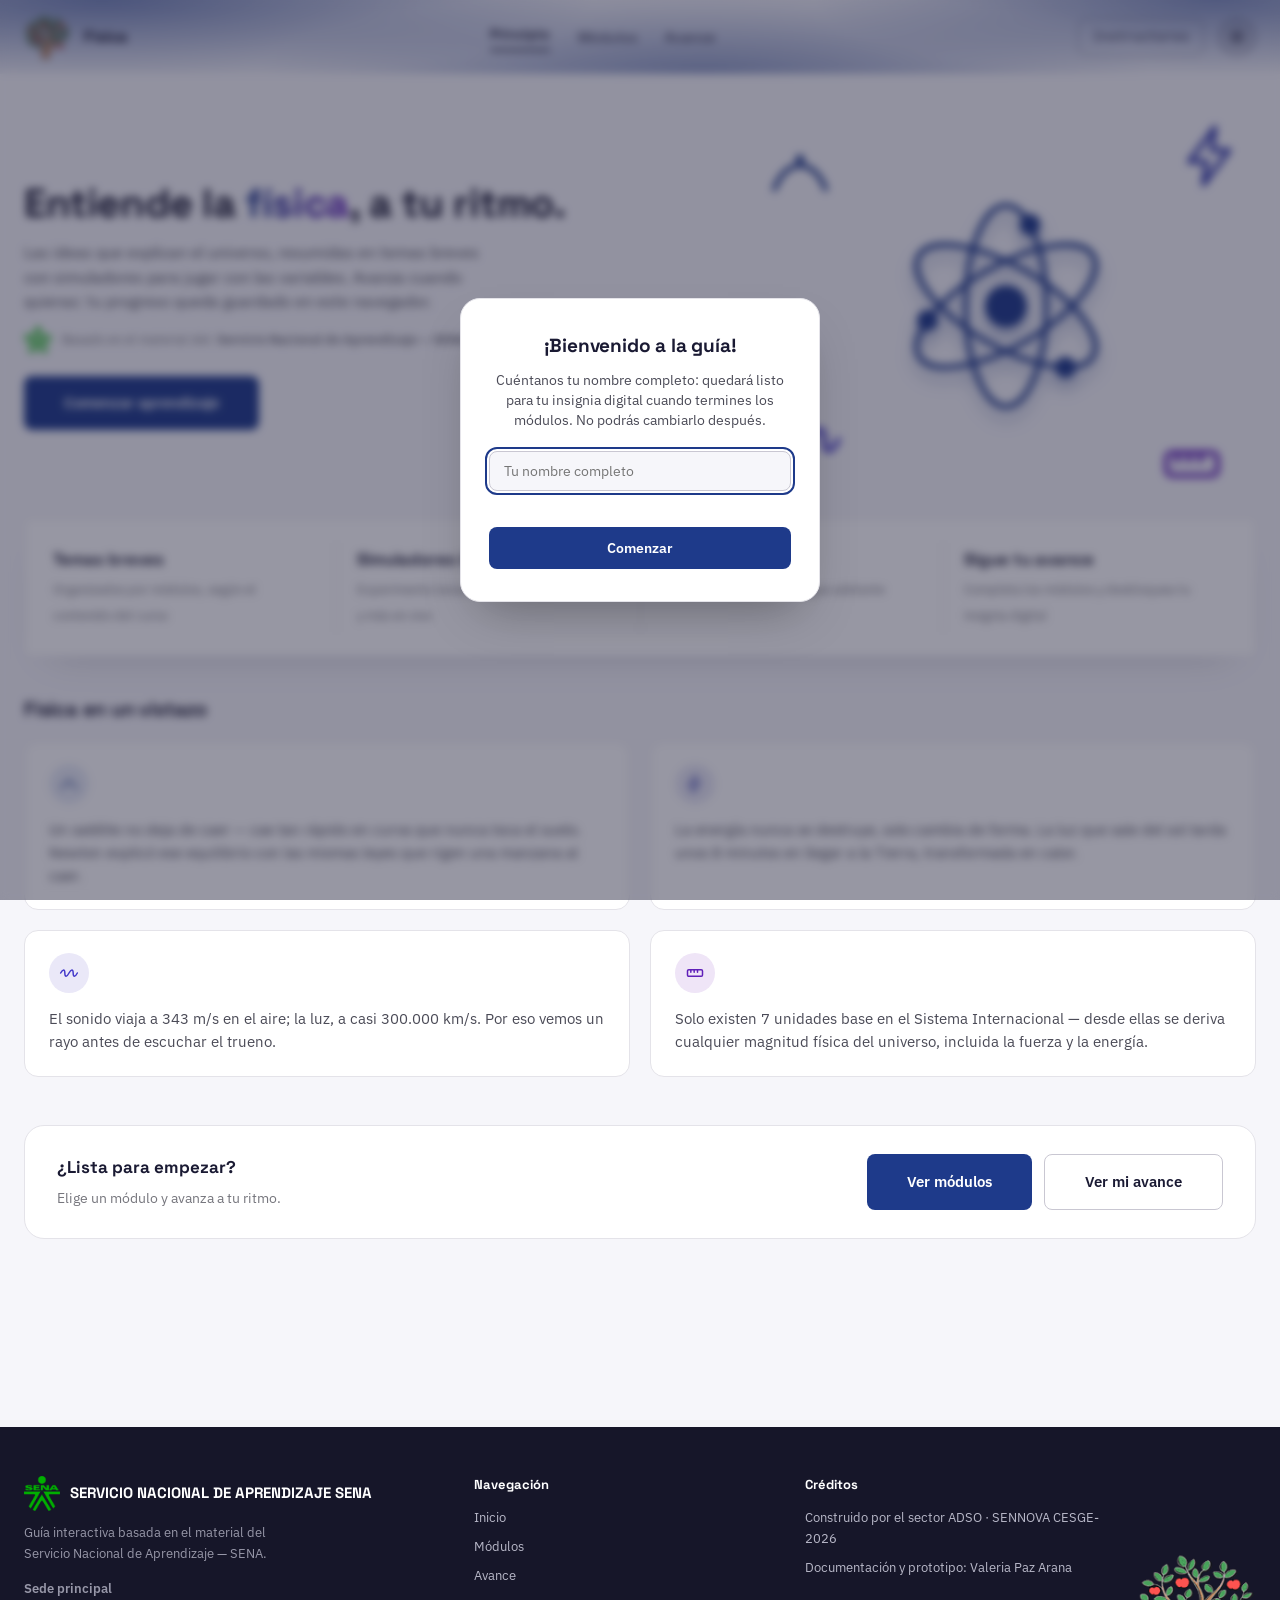
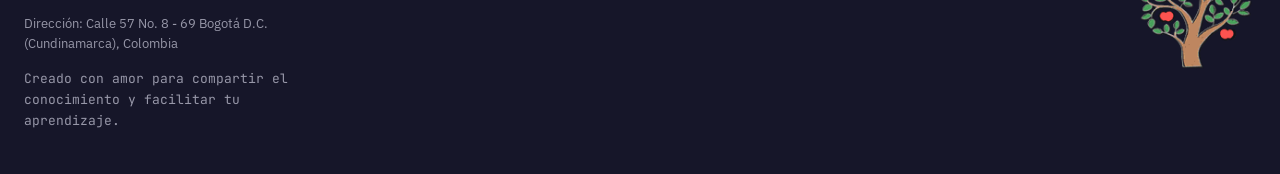
<file: index.html>
<!DOCTYPE html>
<html lang="es">
<head>
<meta charset="UTF-8">
<meta name="viewport" content="width=device-width, initial-scale=1.0">
<title>Guía Interactiva · Física</title>
<link rel="icon" href="imgs/logoImg.png" type="image/png">
<script>
  (function () {
    var saved = localStorage.getItem("fisica_theme");
    if (saved) document.documentElement.setAttribute("data-theme", saved);
  })();
</script>
<link rel="stylesheet" href="css/theme.css">
<link rel="stylesheet" href="css/style.css">
</head>
<body>

<header class="site-header">
  <div class="site-header__inner">
    <a class="site-header__brand" href="index.html">
      <span class="site-header__mark"><img src="imgs/logo.gif" alt="Logo" class="site-header__mark-img"></span>
      <span class="site-header__title">Física</span>
    </a>
    <nav class="site-header__nav">
      <a href="index.html" class="is-active">Principio</a>
      <a href="modulos.html">Módulos</a>
      <a href="avance.html">Avance</a>
    </nav>
    <div class="site-header__actions">
      <a class="site-header__link" href="instructor.html">Instructores</a>
      <button class="theme-toggle" type="button" data-theme-toggle aria-label="Cambiar entre modo claro y oscuro">
        <svg class="theme-toggle__icon theme-toggle__icon--sun" viewBox="0 0 24 24" fill="none" stroke="currentColor" stroke-width="2" stroke-linecap="round" stroke-linejoin="round"><circle cx="12" cy="12" r="4"/><path d="M12 2v2M12 20v2M4.93 4.93l1.41 1.41M17.66 17.66l1.41 1.41M2 12h2M20 12h2M6.34 17.66l-1.41 1.41M19.07 4.93l-1.41 1.41"/></svg>
        <svg class="theme-toggle__icon theme-toggle__icon--moon" viewBox="0 0 24 24" fill="none" stroke="currentColor" stroke-width="2" stroke-linecap="round" stroke-linejoin="round"><path d="M21 12.79A9 9 0 1 1 11.21 3 7 7 0 0 0 21 12.79z"/></svg>
      </button>
    </div>
  </div>
</header>

<main class="page">

  <section class="hero">
    <div class="hero-copy">
      <h1>Entiende la <em>física</em>, a tu ritmo.</h1>
      <p>Las ideas que explican el universo, resumidas en temas breves con simuladores para jugar con las variables. Avanza cuando quieras: tu progreso queda guardado en este navegador.</p>
      <div class="hero-source">
        <img src="imgs/logoSena.png" alt="SENA" class="hero-source__logo">
        <span>Basado en el material del: <strong style="opacity: 0.8;">Servicio Nacional de Aprendizaje — SENA</strong></span>
      </div>
      <a class="btn btn--accent" href="modulos.html">Comenzar aprendizaje</a>
    </div>

    <div class="hero-orbit" aria-hidden="true">
      <div class="hero-orbit__pos hero-orbit__pos--atom">
        <div class="hero-orbit__icon hero-orbit__icon--atom">
          <svg viewBox="0 0 24 24" fill="none" stroke="currentColor" stroke-width="0.50">
            <ellipse cx="12" cy="12" rx="4.2" ry="10.5"/>
            <ellipse cx="12" cy="12" rx="4.2" ry="10.5" transform="rotate(60 12 12)"/>
            <ellipse cx="12" cy="12" rx="4.2" ry="10.5" transform="rotate(120 12 12)"/>
            <circle cx="12" cy="12" r="2.2" fill="currentColor" stroke="none"/>
            <circle cx="14.5" cy="3.5" r="1.1" fill="currentColor" stroke="none"/>
            <circle cx="18.2" cy="18.4" r="1.1" fill="currentColor" stroke="none"/>
            <circle cx="3.8" cy="13.5" r="1.1" fill="currentColor" stroke="none"/>
          </svg>
        </div>
      </div>
      <div class="hero-orbit__pos hero-orbit__pos--mecanica">
        <div class="hero-orbit__icon hero-orbit__icon--mecanica">
          <svg viewBox="0 0 24 24" fill="none" stroke="currentColor" stroke-width="1.7" stroke-linecap="round" stroke-linejoin="round"><path d="M3 18c4-11 14-11 18 0"/><circle cx="12" cy="7.5" r="1.6" fill="currentColor" stroke="none"/></svg>
        </div>
      </div>
      <div class="hero-orbit__pos hero-orbit__pos--energia">
        <div class="hero-orbit__icon hero-orbit__icon--energia">
          <svg viewBox="0 0 24 24" fill="none" stroke="currentColor" stroke-width="1.7" stroke-linecap="round" stroke-linejoin="round"><path d="M13 2 4 14h6l-1 8 9-12h-6z"/></svg>
        </div>
      </div>
      <div class="hero-orbit__pos hero-orbit__pos--ondas">
        <div class="hero-orbit__icon hero-orbit__icon--ondas">
          <svg viewBox="0 0 24 24" fill="none" stroke="currentColor" stroke-width="1.7" stroke-linecap="round" stroke-linejoin="round"><path d="M2 12c2.5-5 5-5 5 0s2.5 5 5 0 5-5 5 0 2.5 5 5 0"/></svg>
        </div>
      </div>
      <div class="hero-orbit__pos hero-orbit__pos--magnitudes">
        <div class="hero-orbit__icon hero-orbit__icon--magnitudes">
          <svg viewBox="0 0 24 24" fill="none" stroke="currentColor" stroke-width="1.7" stroke-linecap="round" stroke-linejoin="round"><rect x="3" y="8" width="18" height="8" rx="2"/><path d="M7 8v3M11 8v3M15 8v3"/></svg>
        </div>
      </div>
    </div>
  </section>

  <section class="feature-banner">
    <div class="feature-banner__item">
      <div>
        <strong>Temas breves</strong>
        <span>Organizados por módulos, según el contenido del curso</span>
      </div>
    </div>
    <div class="feature-banner__item">
      <div>
        <strong>Simuladores interactivos</strong>
        <span>Experimenta lanzamientos, ondas <br>y más en vivo</span>
      </div>
    </div>
    <div class="feature-banner__item">
      <div>
        <strong>Repasa y Aprende</strong>
        <span>Lee, practica un tema y sigue adelante</span>
      </div>
    </div>
    <div class="feature-banner__item">
      <div>
        <strong>Sigue tu avance</strong>
        <span>Completa los módulos y desbloquea tu insignia digital</span>
      </div>
    </div>
  </section>

  <h2 class="section-heading">Física en un vistazo</h2>

  <div class="trivia-grid">
    <div class="trivia-card" data-topic="mecanica">
      <span class="trivia-card__icon">
        <svg viewBox="0 0 24 24" fill="none" stroke="currentColor" stroke-width="1.8" stroke-linecap="round" stroke-linejoin="round"><path d="M3 18c4-11 14-11 18 0"/><circle cx="12" cy="7.5" r="1.4" fill="currentColor" stroke="none"/></svg>
      </span>
      <p>Un satélite no deja de caer — cae tan rápido en curva que nunca toca el suelo. Newton explicó ese equilibrio con las mismas leyes que rigen una manzana al caer.</p>
    </div>
    <div class="trivia-card" data-topic="energia">
      <span class="trivia-card__icon">
        <svg viewBox="0 0 24 24" fill="none" stroke="currentColor" stroke-width="1.8" stroke-linecap="round" stroke-linejoin="round"><path d="M13 2 4 14h6l-1 8 9-12h-6z"/></svg>
      </span>
      <p>La energía nunca se destruye, solo cambia de forma. La luz que sale del sol tarda unos 8 minutos en llegar a la Tierra, transformada en calor.</p>
    </div>
    <div class="trivia-card" data-topic="ondas">
      <span class="trivia-card__icon">
        <svg viewBox="0 0 24 24" fill="none" stroke="currentColor" stroke-width="1.8" stroke-linecap="round" stroke-linejoin="round"><path d="M2 12c2.5-5 5-5 5 0s2.5 5 5 0 5-5 5 0 2.5 5 5 0"/></svg>
      </span>
      <p>El sonido viaja a 343 m/s en el aire; la luz, a casi 300.000 km/s. Por eso vemos un rayo antes de escuchar el trueno.</p>
    </div>
    <div class="trivia-card" data-topic="magnitudes">
      <span class="trivia-card__icon">
        <svg viewBox="0 0 24 24" fill="none" stroke="currentColor" stroke-width="1.8" stroke-linecap="round" stroke-linejoin="round"><rect x="3" y="8" width="18" height="8" rx="1.5"/><path d="M7 8v3M11 8v3M15 8v3"/></svg>
      </span>
      <p>Solo existen 7 unidades base en el Sistema Internacional — desde ellas se deriva cualquier magnitud física del universo, incluida la fuerza y la energía.</p>
    </div>
  </div>

  <section class="home-cta">
    <div>
      <strong>¿Lista para empezar?</strong>
      <span>Elige un módulo y avanza a tu ritmo.</span>
    </div>
    <div class="home-cta__actions">
      <a class="btn btn--accent" href="modulos.html">Ver módulos</a>
      <a class="btn btn--ghost" href="avance.html">Ver mi avance</a>
    </div>
  </section>

</main>

<footer class="site-footer">
  <div class="site-footer__inner">
    <div>
      <div class="site-footer__brand">
        <img src="imgs/logoSena.png" alt="SENA">
        <span>SERVICIO NACIONAL DE APRENDIZAJE SENA</span>
      </div>
      <p>Guía interactiva basada en el material del Servicio Nacional de Aprendizaje — SENA.</p>
      <p class="site-footer__label">Sede principal</p>
      <p>Dirección: Calle 57 No. 8 - 69 Bogotá D.C. (Cundinamarca), Colombia</p>
      <p class="site-footer__mono">Creado con amor para compartir el conocimiento y facilitar tu aprendizaje.</p>
    </div>
    <div class="site-footer__col">
      <strong class="site-footer__heading">Navegación</strong>
      <a href="index.html">Inicio</a>
      <a href="modulos.html">Módulos</a>
      <a href="avance.html">Avance</a>
    </div>
    <div class="site-footer__col">
      <strong class="site-footer__heading">Créditos</strong>
      <p>Construido por el sector ADSO · SENNOVA CESGE-2026</p>
      <p>Documentación y prototipo: Valeria Paz Arana</p>
    </div>
    <div class="site-footer__logo">
      <img src="imgs/logoImg.png" alt="Logo">
    </div>
  </div>
</footer>

<script src="app.js"></script>
<script>initThemeToggle();</script>
</body>
</html>
</file>
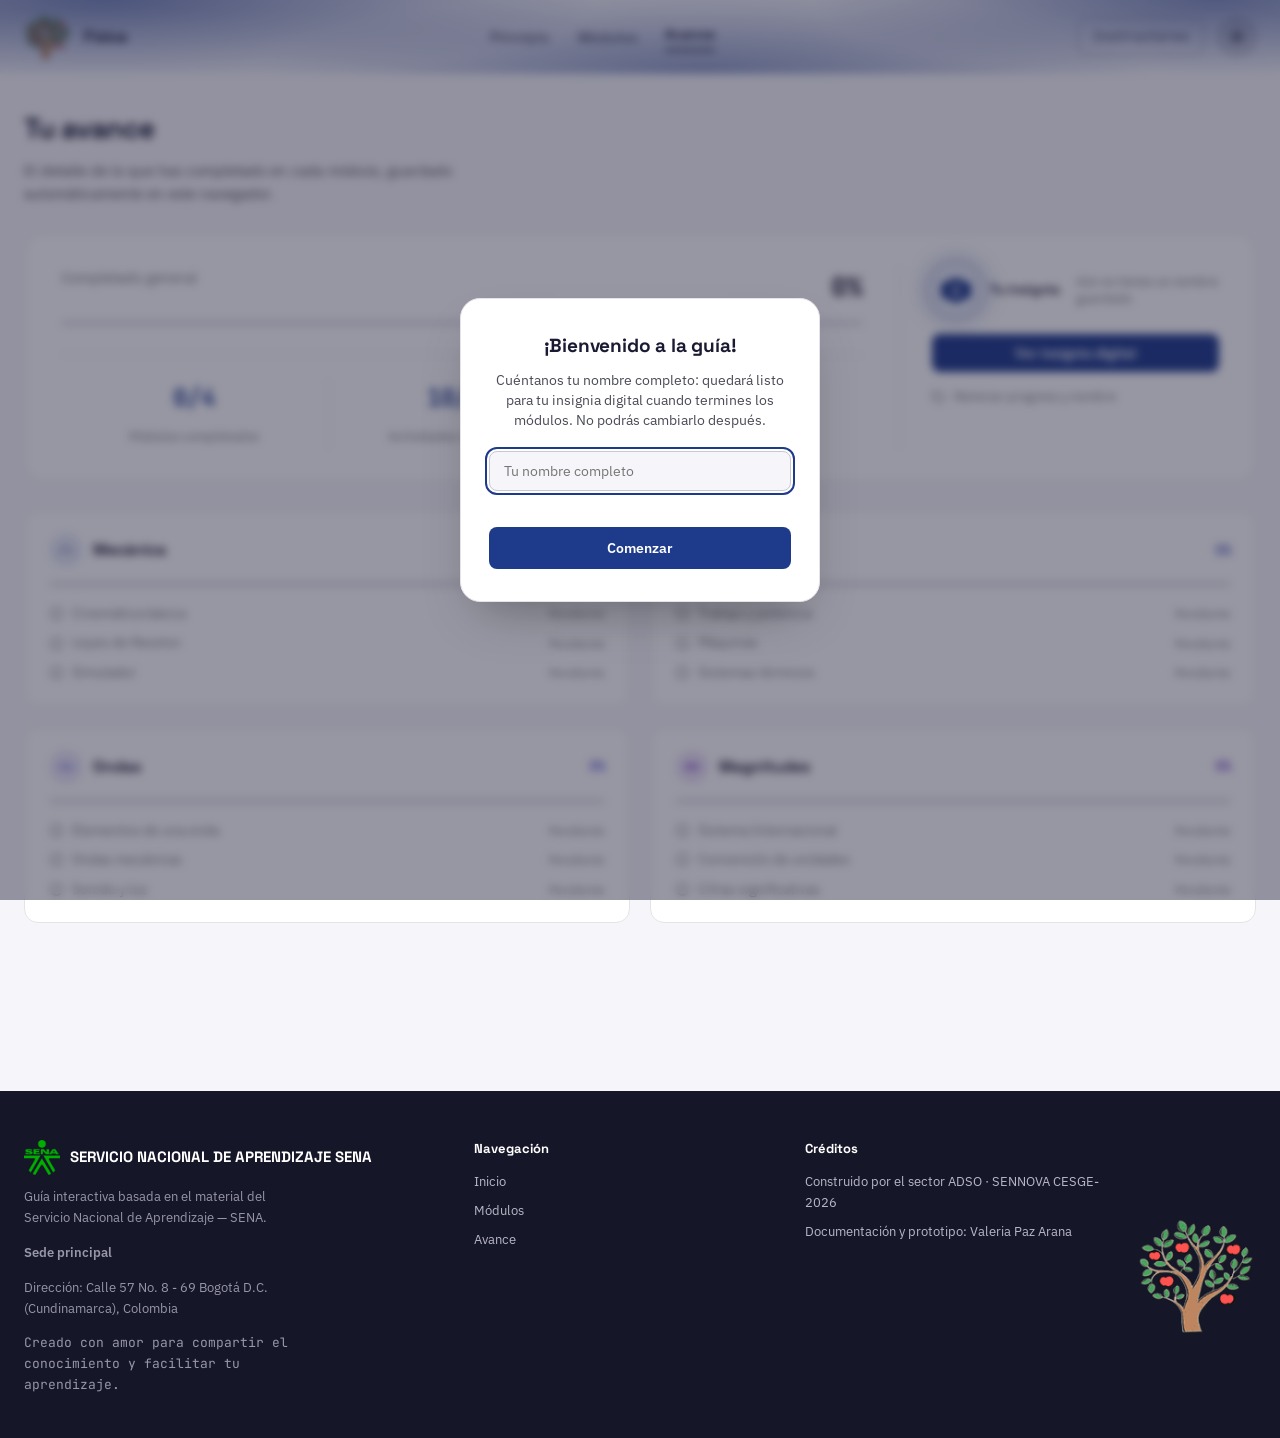
<file: avance.html>
<!DOCTYPE html>
<html lang="es">
<head>
<meta charset="UTF-8">
<meta name="viewport" content="width=device-width, initial-scale=1.0">
<title>Avance · Guía Interactiva de Física</title>
<link rel="icon" href="imgs/logoImg.png" type="image/png">
<script>
  (function () {
    var saved = localStorage.getItem("fisica_theme");
    if (saved) document.documentElement.setAttribute("data-theme", saved);
  })();
</script>
<link rel="stylesheet" href="css/theme.css">
<link rel="stylesheet" href="css/style.css">
</head>
<body>

<header class="site-header">
  <div class="site-header__inner">
    <a class="site-header__brand" href="index.html">
      <span class="site-header__mark"><img src="imgs/logo.gif" alt="Logo" class="site-header__mark-img"></span>
      <span class="site-header__title">Física</span>
    </a>
    <nav class="site-header__nav">
      <a href="index.html">Principio</a>
      <a href="modulos.html">Módulos</a>
      <a href="avance.html" class="is-active">Avance</a>
    </nav>
    <div class="site-header__actions">
      <a class="site-header__link" href="instructor.html">Instructores</a>
      <button class="theme-toggle" type="button" data-theme-toggle aria-label="Cambiar entre modo claro y oscuro">
        <svg class="theme-toggle__icon theme-toggle__icon--sun" viewBox="0 0 24 24" fill="none" stroke="currentColor" stroke-width="2" stroke-linecap="round" stroke-linejoin="round"><circle cx="12" cy="12" r="4"/><path d="M12 2v2M12 20v2M4.93 4.93l1.41 1.41M17.66 17.66l1.41 1.41M2 12h2M20 12h2M6.34 17.66l-1.41 1.41M19.07 4.93l-1.41 1.41"/></svg>
        <svg class="theme-toggle__icon theme-toggle__icon--moon" viewBox="0 0 24 24" fill="none" stroke="currentColor" stroke-width="2" stroke-linecap="round" stroke-linejoin="round"><path d="M21 12.79A9 9 0 1 1 11.21 3 7 7 0 0 0 21 12.79z"/></svg>
      </button>
    </div>
  </div>
</header>

<main class="page">

  <div class="page-heading">
    <div>
      <h1>Tu avance</h1>
      <p>El detalle de lo que has completado en cada módulo, guardado automáticamente en este navegador.</p>
    </div>
  </div>

  <div class="avance-summary">
    <div class="avance-summary__main">
      <div class="hero-stat__top">
        <span>Completado general</span>
        <strong data-progress-label="overall">0%</strong>
      </div>
      <div class="progress"><div class="progress__bar" data-progress-bar="overall"></div></div>

      <div class="hero-stat__stats">
        <div class="hero-stat__stat">
          <strong data-modules-count>0/4</strong>
          <span>Módulos completados</span>
        </div>
        <div class="hero-stat__stat">
          <strong>10/43</strong>
          <span>Actividades completadas</span>
        </div>
        <div class="hero-stat__stat">
          <strong data-study-time>0 min</strong>
          <span>Tiempo de estudio</span>
        </div>
      </div>
    </div>

    <div class="avance-summary__side">
      <div class="badge-row">
        <div class="badge-preview">
          <div class="badge-preview__medal">
            <div class="badge-preview__ring"></div>
            <div class="badge-preview__hex">
              <svg viewBox="0 0 24 24" fill="none" stroke="currentColor" stroke-width="1.8" stroke-linecap="round" stroke-linejoin="round"><circle cx="12" cy="8" r="6"/><path d="M8.5 13.5 7 22l5-3 5 3-1.5-8.5"/></svg>
            </div>
          </div>
          <strong class="badge-preview__name" data-cert-name-preview>—</strong>
        </div>
        <span class="badge-row__status" data-cert-status>Completa los 4 módulos para desbloquearla (0/4)</span>
      </div>
      <div class="cert-card__form">
        <button class="btn btn--accent" type="button" data-cert-download disabled>Ver insignia digital</button>
      </div>
      <button class="reset-progress" type="button" data-reset-progress>
        <svg viewBox="0 0 24 24" fill="none" stroke="currentColor" stroke-width="2" stroke-linecap="round" stroke-linejoin="round"><polyline points="1 4 1 10 7 10"/><path d="M3.51 15a9 9 0 1 0 2.13-9.36L1 10"/></svg>
        Reiniciar progreso y nombre
      </button>
    </div>
  </div>

  <div class="module-grid" data-module-breakdown></div>

</main>

<footer class="site-footer">
  <div class="site-footer__inner">
    <div>
      <div class="site-footer__brand">
        <img src="imgs/logoSena.png" alt="SENA">
        <span>SERVICIO NACIONAL DE APRENDIZAJE SENA</span>
      </div>
      <p>Guía interactiva basada en el material del Servicio Nacional de Aprendizaje — SENA.</p>
      <p class="site-footer__label">Sede principal</p>
      <p>Dirección: Calle 57 No. 8 - 69 Bogotá D.C. (Cundinamarca), Colombia</p>
      <p class="site-footer__mono">Creado con amor para compartir el conocimiento y facilitar tu aprendizaje.</p>
    </div>
    <div class="site-footer__col">
      <strong class="site-footer__heading">Navegación</strong>
      <a href="index.html">Inicio</a>
      <a href="modulos.html">Módulos</a>
      <a href="avance.html">Avance</a>
    </div>
    <div class="site-footer__col">
      <strong class="site-footer__heading">Créditos</strong>
      <p>Construido por el sector ADSO · SENNOVA CESGE-2026</p>
      <p>Documentación y prototipo: Valeria Paz Arana</p>
    </div>
    <div class="site-footer__logo">
      <img src="imgs/logoImg.png" alt="Logo">
    </div>
  </div>
</footer>

<script src="app.js"></script>
<script>renderHomeProgress(); renderModuleBreakdown(); initThemeToggle(); initCertificate(); initResetProgress();</script>
</body>
</html>
</file>
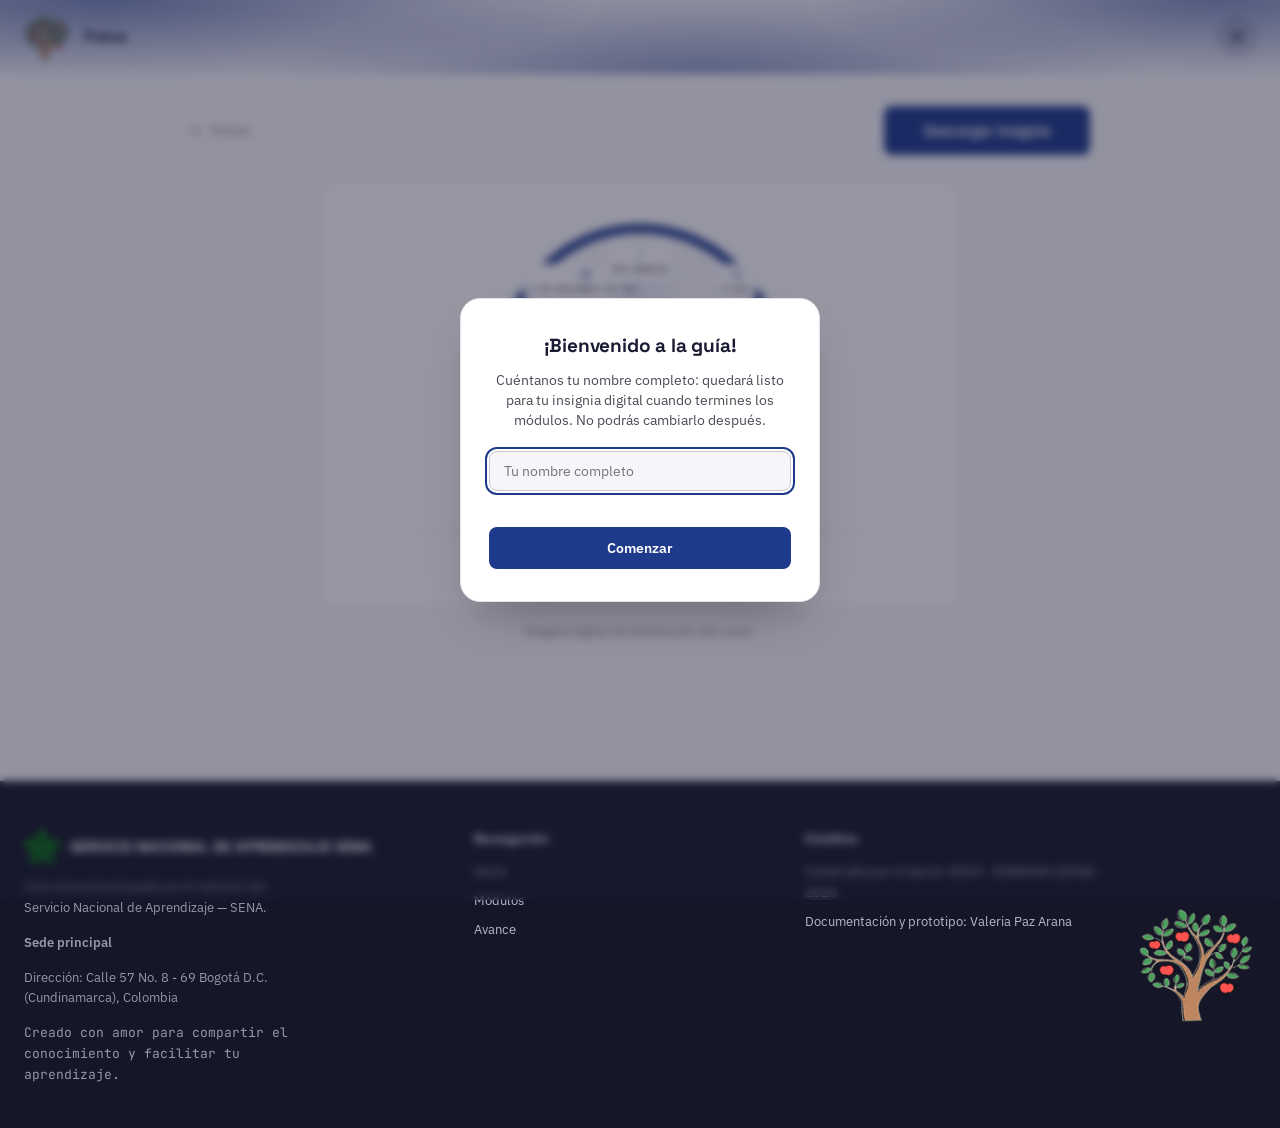
<file: certificado.html>
<!DOCTYPE html>
<html lang="es">
<head>
<meta charset="UTF-8">
<meta name="viewport" content="width=device-width, initial-scale=1.0">
<title>Insignia Digital · Guía Interactiva de Física</title>
<link rel="icon" href="imgs/logoImg.png" type="image/png">
<script>
  (function () {
    var saved = localStorage.getItem("fisica_theme");
    if (saved) document.documentElement.setAttribute("data-theme", saved);
    if (new URLSearchParams(location.search).get("modal") === "1") {
      document.documentElement.setAttribute("data-modal", "1");
    }
  })();
</script>
<link rel="stylesheet" href="css/theme.css">
<link rel="stylesheet" href="css/certificado.css">
</head>
<body>

<header class="site-header">
  <div class="site-header__inner">
    <a class="site-header__brand" href="index.html">
      <span class="site-header__mark"><img src="imgs/logo.gif" alt="Logo" class="site-header__mark-img"></span>
      <span class="site-header__title">Física</span>
    </a>
    <button class="theme-toggle" type="button" data-theme-toggle aria-label="Cambiar entre modo claro y oscuro">
      <svg class="theme-toggle__icon theme-toggle__icon--sun" viewBox="0 0 24 24" fill="none" stroke="currentColor" stroke-width="2" stroke-linecap="round" stroke-linejoin="round"><circle cx="12" cy="12" r="4"/><path d="M12 2v2M12 20v2M4.93 4.93l1.41 1.41M17.66 17.66l1.41 1.41M2 12h2M20 12h2M6.34 17.66l-1.41 1.41M19.07 4.93l-1.41 1.41"/></svg>
      <svg class="theme-toggle__icon theme-toggle__icon--moon" viewBox="0 0 24 24" fill="none" stroke="currentColor" stroke-width="2" stroke-linecap="round" stroke-linejoin="round"><path d="M21 12.79A9 9 0 1 1 11.21 3 7 7 0 0 0 21 12.79z"/></svg>
    </button>
  </div>
</header>

<main class="page">

  <div class="cert-locked" data-cert-locked hidden>
    <span class="cert-locked__icon">
      <svg viewBox="0 0 24 24" fill="none" stroke="currentColor" stroke-width="1.8" stroke-linecap="round" stroke-linejoin="round"><rect x="4" y="10" width="16" height="10" rx="2"/><path d="M8 10V7a4 4 0 0 1 8 0v3"/></svg>
    </span>
    <h1>Todavía no has desbloqueado tu insignia</h1>
    <p>Completa los 4 módulos e ingresa tu nombre en la sección "Avance" del inicio para generarla.</p>
    <a class="btn btn--accent" href="avance.html">Ir a Avance</a>
  </div>

  <div data-cert-ready hidden>
    <div class="cert-actions">
      <a class="back-link" href="avance.html">
        <svg viewBox="0 0 24 24" fill="none" stroke="currentColor" stroke-width="2" stroke-linecap="round" stroke-linejoin="round"><line x1="19" y1="12" x2="5" y2="12"/><polyline points="12 19 5 12 12 5"/></svg>
        Volver
      </a>
      <button class="btn btn--accent" type="button" data-cert-print>Descargar insignia</button>
    </div>

    <div class="certificate">
      <div class="certificate__card">

        <div class="badge-medal">
          <div class="badge-medal__ring"></div>

          <div class="badge-medal__chip badge-medal__chip--left">
            <svg viewBox="0 0 24 24" fill="none" stroke="currentColor" stroke-width="1.8" stroke-linecap="round" stroke-linejoin="round"><rect x="3" y="5" width="18" height="16" rx="2"/><path d="M3 10h18M8 3v4M16 3v4"/></svg>
            <strong data-cert-output-date>—</strong>
          </div>
          <div class="badge-medal__chip badge-medal__chip--center">
            <svg viewBox="0 0 24 24" fill="none" stroke="currentColor" stroke-width="1.8" stroke-linecap="round" stroke-linejoin="round"><polyline points="20 6 9 17 4 12"/></svg>
            <strong data-cert-output-modules>4/4 módulos</strong>
          </div>
          <div class="badge-medal__chip badge-medal__chip--right">
            <svg viewBox="0 0 24 24" fill="none" stroke="currentColor" stroke-width="1.8" stroke-linecap="round" stroke-linejoin="round"><circle cx="12" cy="12" r="9"/><path d="M12 7v5l3.5 2"/></svg>
            <strong data-cert-output-time>—</strong>
          </div>

          <div class="badge-medal__hex">
            <img src="imgs/logoImg.png" alt="">
          </div>

          <div class="badge-medal__ribbon"><span>GUÍA COMPLETA</span></div>

          <p class="badge-medal__name" data-cert-output-name>—</p>
        </div>

        <div class="certificate__sign">Guía Interactiva de Física · SENA</div>
      </div>
    </div>
    <p class="certificate__caption">Insignia digital de finalización del curso.</p>
  </div>

</main>

<footer class="site-footer">
  <div class="site-footer__inner">
    <div>
      <div class="site-footer__brand">
        <img src="imgs/logoSena.png" alt="SENA">
        <span>SERVICIO NACIONAL DE APRENDIZAJE SENA</span>
      </div>
      <p>Guía interactiva basada en el material del Servicio Nacional de Aprendizaje — SENA.</p>
      <p class="site-footer__label">Sede principal</p>
      <p>Dirección: Calle 57 No. 8 - 69 Bogotá D.C. (Cundinamarca), Colombia</p>
      <p class="site-footer__mono">Creado con amor para compartir el conocimiento y facilitar tu aprendizaje.</p>
    </div>
    <div class="site-footer__col">
      <strong class="site-footer__heading">Navegación</strong>
      <a href="index.html">Inicio</a>
      <a href="modulos.html">Módulos</a>
      <a href="avance.html">Avance</a>
    </div>
    <div class="site-footer__col">
      <strong class="site-footer__heading">Créditos</strong>
      <p>Construido por el sector ADSO · SENNOVA CESGE-2026</p>
      <p>Documentación y prototipo: Valeria Paz Arana</p>
    </div>
    <div class="site-footer__logo">
      <img src="imgs/logoImg.png" alt="Logo">
    </div>
  </div>
</footer>

<script src="app.js"></script>
<script>initThemeToggle(); initCertificatePage();</script>
</body>
</html>
</file>
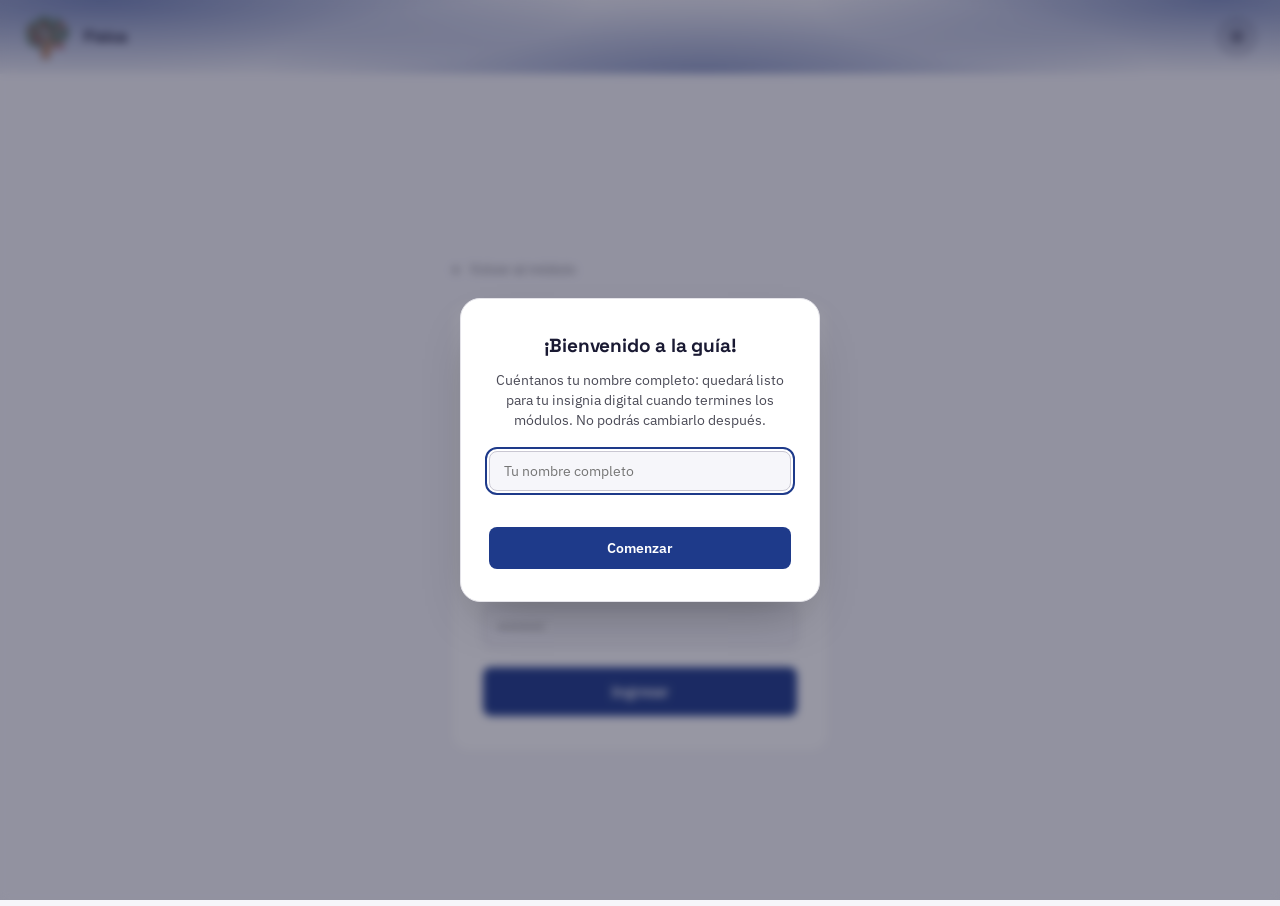
<file: instructor.html>
<!DOCTYPE html>
<html lang="es">
<head>
<meta charset="UTF-8">
<meta name="viewport" content="width=device-width, initial-scale=1.0">
<title>Instructores · Guía Interactiva</title>
<link rel="icon" href="imgs/logoImg.png" type="image/png">
<script>
  (function () {
    var saved = localStorage.getItem("fisica_theme");
    if (saved) document.documentElement.setAttribute("data-theme", saved);
  })();
</script>
<link rel="stylesheet" href="css/theme.css">
<link rel="stylesheet" href="css/instructor.css">
</head>
<body>

<header class="site-header">
  <div class="site-header__inner">
    <a class="site-header__brand" href="index.html">
      <span class="site-header__mark"><img src="imgs/logo.gif" alt="Logo" class="site-header__mark-img"></span>
      <span class="site-header__title">Física</span>
    </a>
    <button class="theme-toggle" type="button" data-theme-toggle aria-label="Cambiar entre modo claro y oscuro">
      <svg class="theme-toggle__icon theme-toggle__icon--sun" viewBox="0 0 24 24" fill="none" stroke="currentColor" stroke-width="2" stroke-linecap="round" stroke-linejoin="round"><circle cx="12" cy="12" r="4"/><path d="M12 2v2M12 20v2M4.93 4.93l1.41 1.41M17.66 17.66l1.41 1.41M2 12h2M20 12h2M6.34 17.66l-1.41 1.41M19.07 4.93l-1.41 1.41"/></svg>
      <svg class="theme-toggle__icon theme-toggle__icon--moon" viewBox="0 0 24 24" fill="none" stroke="currentColor" stroke-width="2" stroke-linecap="round" stroke-linejoin="round"><path d="M21 12.79A9 9 0 1 1 11.21 3 7 7 0 0 0 21 12.79z"/></svg>
    </button>
  </div>
</header>

<div class="login-wrap">

  <div id="login-card" style="width:100%;max-width:380px">
    <a class="back-link" href="index.html">
      <svg viewBox="0 0 24 24" fill="none" stroke="currentColor" stroke-width="2" stroke-linecap="round" stroke-linejoin="round"><line x1="19" y1="12" x2="5" y2="12"/><polyline points="12 19 5 12 12 5"/></svg>
      Volver al módulo
    </a>
    <div class="login-card">
      <span class="login-card__icon">
        <svg viewBox="0 0 24 24" fill="none" stroke="currentColor" stroke-width="1.8" stroke-linecap="round" stroke-linejoin="round"><rect x="4" y="10" width="16" height="10" rx="2"/><path d="M8 10V7a4 4 0 0 1 8 0v3"/></svg>
      </span>
      <h1>Acceso instructores</h1>
      <p>Ingresa para actualizar el contenido de los temas.</p>
      <form id="login-form">
        <div class="field">
          <label for="user">Usuario</label>
          <input type="text" id="user" placeholder="instructor">
        </div>
        <div class="field">
          <label for="pass">Contraseña</label>
          <input type="password" id="pass" placeholder="••••••••">
        </div>
        <button type="submit" class="btn btn--primary btn--block">Ingresar</button>
      </form>
    </div>
  </div>

  <div id="instructor-panel" style="display:none;width:100%;max-width:640px">
    <a class="back-link" href="index.html">
      <svg viewBox="0 0 24 24" fill="none" stroke="currentColor" stroke-width="2" stroke-linecap="round" stroke-linejoin="round"><line x1="19" y1="12" x2="5" y2="12"/><polyline points="12 19 5 12 12 5"/></svg>
      Volver al módulo
    </a>
    <div class="login-card" style="max-width:none">
      <h1>Contenido del módulo</h1>
      <p>Selecciona un tema para actualizar su texto, fórmulas o parámetros del simulador.</p>

      <div style="display:flex;flex-direction:column;gap:10px;margin-top:8px">

        <div style="display:flex;align-items:center;justify-content:space-between;border:1px solid var(--border);border-radius:var(--radius-sm);padding:14px 16px">
          <div>
            <div style="font-weight:500">Mecánica</div>
            <div style="font-size:13px;color:var(--ink-faint)">3 secciones · última edición hace 2 días</div>
          </div>
          <button class="btn btn--ghost">Actualizar</button>
        </div>

        <div style="display:flex;align-items:center;justify-content:space-between;border:1px solid var(--border);border-radius:var(--radius-sm);padding:14px 16px">
          <div>
            <div style="font-weight:500">Energía</div>
            <div style="font-size:13px;color:var(--ink-faint)">3 secciones · última edición hace 1 semana</div>
          </div>
          <button class="btn btn--ghost">Actualizar</button>
        </div>

        <div style="display:flex;align-items:center;justify-content:space-between;border:1px solid var(--border);border-radius:var(--radius-sm);padding:14px 16px">
          <div>
            <div style="font-weight:500">Ondas</div>
            <div style="font-size:13px;color:var(--ink-faint)">Sin publicar</div>
          </div>
          <button class="btn btn--ghost">Actualizar</button>
        </div>

        <div style="display:flex;align-items:center;justify-content:space-between;border:1px solid var(--border);border-radius:var(--radius-sm);padding:14px 16px">
          <div>
            <div style="font-weight:500">Magnitudes</div>
            <div style="font-size:13px;color:var(--ink-faint)">Sin publicar</div>
          </div>
          <button class="btn btn--ghost">Actualizar</button>
        </div>

      </div>
    </div>
  </div>

</div>

<script src="app.js"></script>
<script>initInstructorLogin(); initThemeToggle();</script>
</body>
</html>
</file>
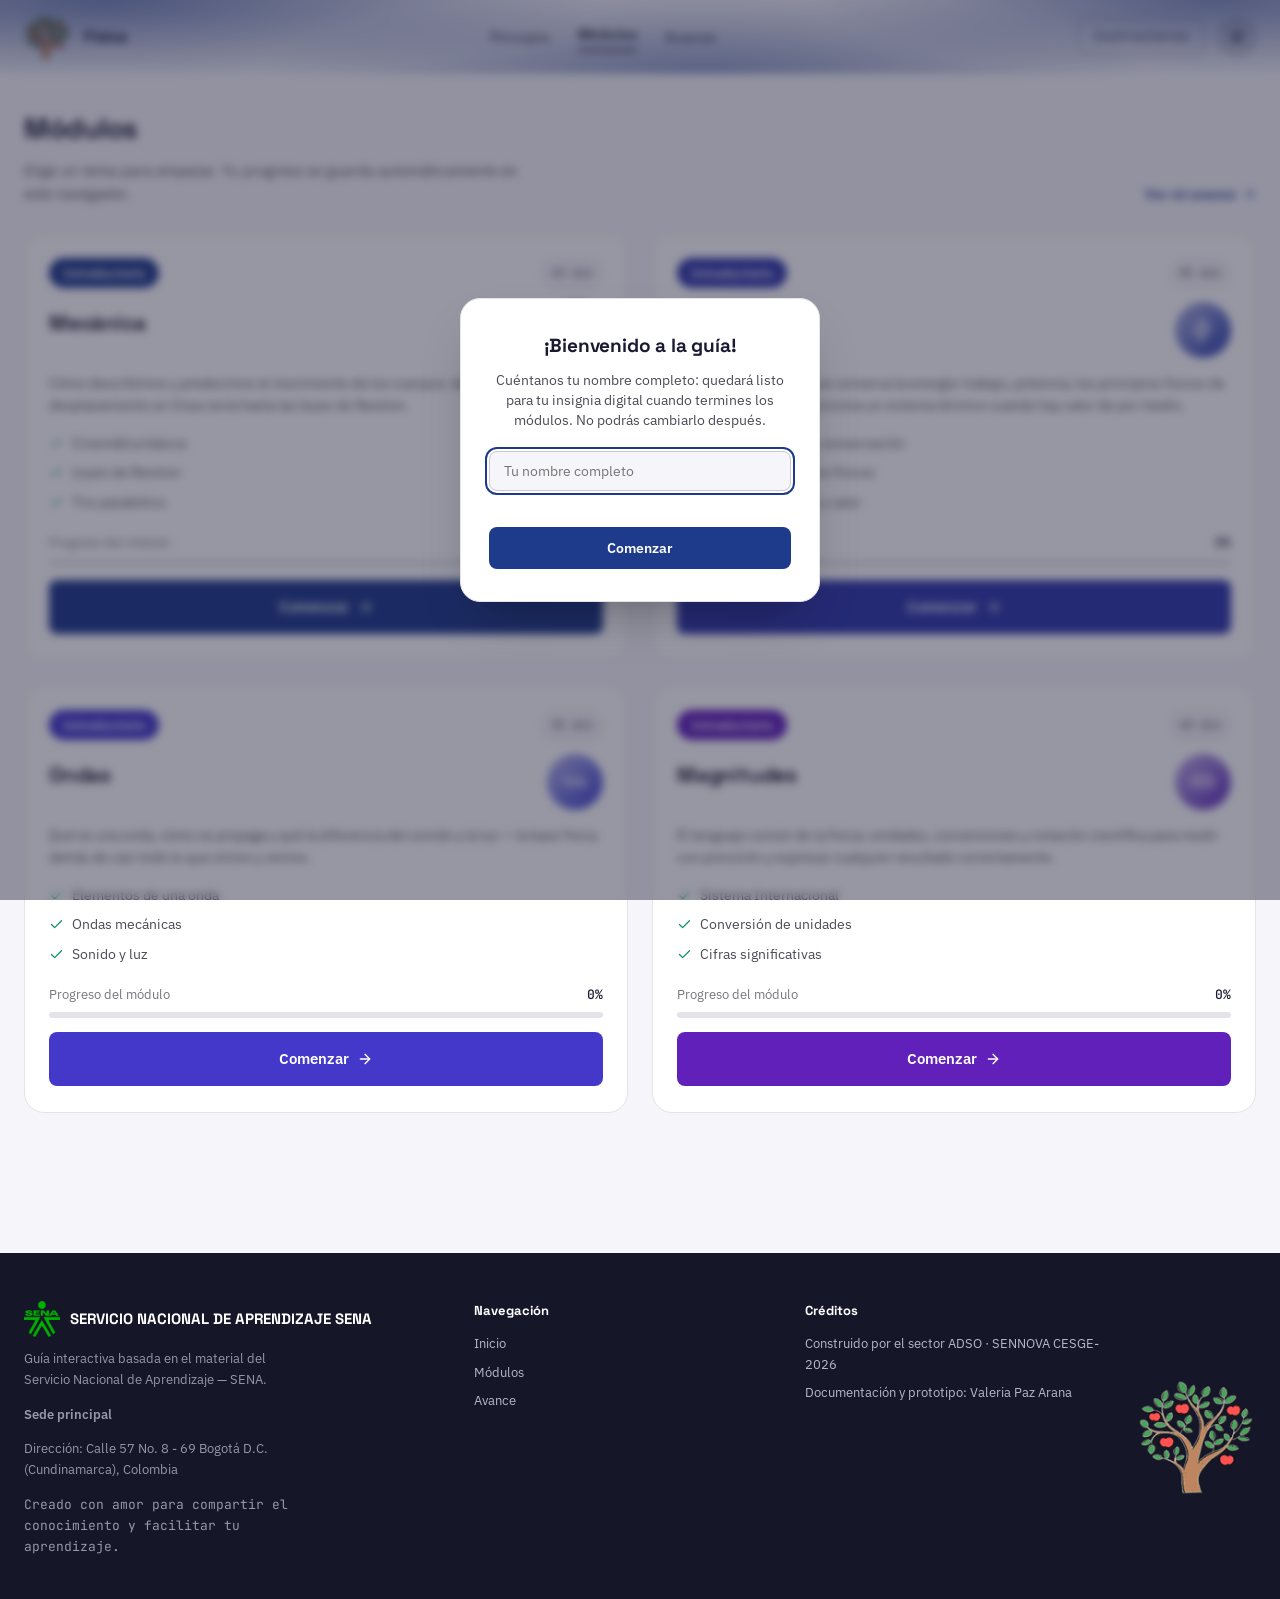
<file: modulos.html>
<!DOCTYPE html>
<html lang="es">
<head>
<meta charset="UTF-8">
<meta name="viewport" content="width=device-width, initial-scale=1.0">
<title>Módulos · Guía Interactiva de Física</title>
<link rel="icon" href="imgs/logoImg.png" type="image/png">
<script>
  (function () {
    var saved = localStorage.getItem("fisica_theme");
    if (saved) document.documentElement.setAttribute("data-theme", saved);
  })();
</script>
<link rel="stylesheet" href="css/theme.css">
<link rel="stylesheet" href="css/style.css">
</head>
<body>

<header class="site-header">
  <div class="site-header__inner">
    <a class="site-header__brand" href="index.html">
      <span class="site-header__mark"><img src="imgs/logo.gif" alt="Logo" class="site-header__mark-img"></span>
      <span class="site-header__title">Física</span>
    </a>
    <nav class="site-header__nav">
      <a href="index.html">Principio</a>
      <a href="modulos.html" class="is-active">Módulos</a>
      <a href="avance.html">Avance</a>
    </nav>
    <div class="site-header__actions">
      <a class="site-header__link" href="instructor.html">Instructores</a>
      <button class="theme-toggle" type="button" data-theme-toggle aria-label="Cambiar entre modo claro y oscuro">
        <svg class="theme-toggle__icon theme-toggle__icon--sun" viewBox="0 0 24 24" fill="none" stroke="currentColor" stroke-width="2" stroke-linecap="round" stroke-linejoin="round"><circle cx="12" cy="12" r="4"/><path d="M12 2v2M12 20v2M4.93 4.93l1.41 1.41M17.66 17.66l1.41 1.41M2 12h2M20 12h2M6.34 17.66l-1.41 1.41M19.07 4.93l-1.41 1.41"/></svg>
        <svg class="theme-toggle__icon theme-toggle__icon--moon" viewBox="0 0 24 24" fill="none" stroke="currentColor" stroke-width="2" stroke-linecap="round" stroke-linejoin="round"><path d="M21 12.79A9 9 0 1 1 11.21 3 7 7 0 0 0 21 12.79z"/></svg>
      </button>
    </div>
  </div>
</header>

<main class="page">

  <div class="page-heading">
    <div>
      <h1>Módulos</h1>
      <p>Elige un tema para empezar. Tu progreso se guarda automáticamente en este navegador.</p>
    </div>
    <a class="page-heading__link" href="avance.html">Ver mi avance
      <svg viewBox="0 0 24 24" fill="none" stroke="currentColor" stroke-width="2" stroke-linecap="round" stroke-linejoin="round"><line x1="5" y1="12" x2="19" y2="12"/><polyline points="12 5 19 12 12 19"/></svg>
    </a>
  </div>

  <div class="topic-grid">

    <a class="topic-card" href="tema-mecanica.html" data-topic="mecanica">
      <div class="topic-card__top">
        <span class="topic-card__level">Introductorio</span>
        <span class="badge">45 min</span>
      </div>
      <div class="topic-card__head">
        <h3>Mecánica</h3>
        <span class="topic-card__icon">
          <svg viewBox="0 0 24 24" fill="none" stroke="currentColor" stroke-width="1.8" stroke-linecap="round" stroke-linejoin="round"><path d="M3 18c4-11 14-11 18 0"/><circle cx="12" cy="7.5" r="1.4" fill="currentColor" stroke="none"/></svg>
        </span>
      </div>
      <p>Cómo describimos y predecimos el movimiento de los cuerpos: desde el desplazamiento en línea recta hasta las leyes de Newton.</p>
      <ul class="topic-card__list">
        <li><svg viewBox="0 0 24 24" fill="none" stroke="currentColor" stroke-width="2" stroke-linecap="round" stroke-linejoin="round"><polyline points="20 6 9 17 4 12"/></svg> Cinemática básica</li>
        <li><svg viewBox="0 0 24 24" fill="none" stroke="currentColor" stroke-width="2" stroke-linecap="round" stroke-linejoin="round"><polyline points="20 6 9 17 4 12"/></svg> Leyes de Newton</li>
        <li><svg viewBox="0 0 24 24" fill="none" stroke="currentColor" stroke-width="2" stroke-linecap="round" stroke-linejoin="round"><polyline points="20 6 9 17 4 12"/></svg> Tiro parabólico</li>
      </ul>
      <div class="topic-card__spacer"></div>
      <div class="progress-label"><span>Progreso del módulo</span><strong data-progress-label="mecanica">0%</strong></div>
      <div class="progress"><div class="progress__bar" data-progress-bar="mecanica"></div></div>
      <span class="btn btn--accent">Comenzar
        <svg width="16" height="16" viewBox="0 0 24 24" fill="none" stroke="currentColor" stroke-width="2" stroke-linecap="round" stroke-linejoin="round"><line x1="5" y1="12" x2="19" y2="12"/><polyline points="12 5 19 12 12 19"/></svg>
      </span>
    </a>

    <a class="topic-card" href="tema-energia.html" data-topic="energia">
      <div class="topic-card__top">
        <span class="topic-card__level">Introductorio</span>
        <span class="badge">55 min</span>
      </div>
      <div class="topic-card__head">
        <h3>Energía</h3>
        <span class="topic-card__icon">
          <svg viewBox="0 0 24 24" fill="none" stroke="currentColor" stroke-width="1.8" stroke-linecap="round" stroke-linejoin="round"><path d="M13 2 4 14h6l-1 8 9-12h-6z"/></svg>
        </span>
      </div>
      <p>Cómo se transforma y se conserva la energía: trabajo, potencia, los principios físicos de una máquina y cómo funciona un sistema térmico cuando hay calor de por medio.</p>
      <ul class="topic-card__list">
        <li><svg viewBox="0 0 24 24" fill="none" stroke="currentColor" stroke-width="2" stroke-linecap="round" stroke-linejoin="round"><polyline points="20 6 9 17 4 12"/></svg> Trabajo, potencia y conservación</li>
        <li><svg viewBox="0 0 24 24" fill="none" stroke="currentColor" stroke-width="2" stroke-linecap="round" stroke-linejoin="round"><polyline points="20 6 9 17 4 12"/></svg> Máquinas: principios físicos</li>
        <li><svg viewBox="0 0 24 24" fill="none" stroke="currentColor" stroke-width="2" stroke-linecap="round" stroke-linejoin="round"><polyline points="20 6 9 17 4 12"/></svg> Sistemas térmicos y calor</li>
      </ul>
      <div class="topic-card__spacer"></div>
      <div class="progress-label"><span>Progreso del módulo</span><strong data-progress-label="energia">0%</strong></div>
      <div class="progress"><div class="progress__bar" data-progress-bar="energia"></div></div>
      <span class="btn btn--accent">Comenzar
        <svg width="16" height="16" viewBox="0 0 24 24" fill="none" stroke="currentColor" stroke-width="2" stroke-linecap="round" stroke-linejoin="round"><line x1="5" y1="12" x2="19" y2="12"/><polyline points="12 5 19 12 12 19"/></svg>
      </span>
    </a>

    <a class="topic-card" href="tema-ondas.html" data-topic="ondas">
      <div class="topic-card__top">
        <span class="topic-card__level">Introductorio</span>
        <span class="badge">35 min</span>
      </div>
      <div class="topic-card__head">
        <h3>Ondas</h3>
        <span class="topic-card__icon">
          <svg viewBox="0 0 24 24" fill="none" stroke="currentColor" stroke-width="1.8" stroke-linecap="round" stroke-linejoin="round"><path d="M2 12c2.5-5 5-5 5 0s2.5 5 5 0 5-5 5 0 2.5 5 5 0"/></svg>
        </span>
      </div>
      <p>Qué es una onda, cómo se propaga y qué la diferencia del sonido y la luz — la base física detrás de casi todo lo que oímos y vemos.</p>
      <ul class="topic-card__list">
        <li><svg viewBox="0 0 24 24" fill="none" stroke="currentColor" stroke-width="2" stroke-linecap="round" stroke-linejoin="round"><polyline points="20 6 9 17 4 12"/></svg> Elementos de una onda</li>
        <li><svg viewBox="0 0 24 24" fill="none" stroke="currentColor" stroke-width="2" stroke-linecap="round" stroke-linejoin="round"><polyline points="20 6 9 17 4 12"/></svg> Ondas mecánicas</li>
        <li><svg viewBox="0 0 24 24" fill="none" stroke="currentColor" stroke-width="2" stroke-linecap="round" stroke-linejoin="round"><polyline points="20 6 9 17 4 12"/></svg> Sonido y luz</li>
      </ul>
      <div class="topic-card__spacer"></div>
      <div class="progress-label"><span>Progreso del módulo</span><strong data-progress-label="ondas">0%</strong></div>
      <div class="progress"><div class="progress__bar" data-progress-bar="ondas"></div></div>
      <span class="btn btn--accent">Comenzar
        <svg width="16" height="16" viewBox="0 0 24 24" fill="none" stroke="currentColor" stroke-width="2" stroke-linecap="round" stroke-linejoin="round"><line x1="5" y1="12" x2="19" y2="12"/><polyline points="12 5 19 12 12 19"/></svg>
      </span>
    </a>

    <a class="topic-card" href="tema-magnitudes.html" data-topic="magnitudes">
      <div class="topic-card__top">
        <span class="topic-card__level">Introductorio</span>
        <span class="badge">40 min</span>
      </div>
      <div class="topic-card__head">
        <h3>Magnitudes</h3>
        <span class="topic-card__icon">
          <svg viewBox="0 0 24 24" fill="none" stroke="currentColor" stroke-width="1.8" stroke-linecap="round" stroke-linejoin="round"><rect x="3" y="8" width="18" height="8" rx="1.5"/><path d="M7 8v3M11 8v3M15 8v3"/></svg>
        </span>
      </div>
      <p>El lenguaje común de la física: unidades, conversiones y notación científica para medir con precisión y expresar cualquier resultado correctamente.</p>
      <ul class="topic-card__list">
        <li><svg viewBox="0 0 24 24" fill="none" stroke="currentColor" stroke-width="2" stroke-linecap="round" stroke-linejoin="round"><polyline points="20 6 9 17 4 12"/></svg> Sistema Internacional</li>
        <li><svg viewBox="0 0 24 24" fill="none" stroke="currentColor" stroke-width="2" stroke-linecap="round" stroke-linejoin="round"><polyline points="20 6 9 17 4 12"/></svg> Conversión de unidades</li>
        <li><svg viewBox="0 0 24 24" fill="none" stroke="currentColor" stroke-width="2" stroke-linecap="round" stroke-linejoin="round"><polyline points="20 6 9 17 4 12"/></svg> Cifras significativas</li>
      </ul>
      <div class="topic-card__spacer"></div>
      <div class="progress-label"><span>Progreso del módulo</span><strong data-progress-label="magnitudes">0%</strong></div>
      <div class="progress"><div class="progress__bar" data-progress-bar="magnitudes"></div></div>
      <span class="btn btn--accent">Comenzar
        <svg width="16" height="16" viewBox="0 0 24 24" fill="none" stroke="currentColor" stroke-width="2" stroke-linecap="round" stroke-linejoin="round"><line x1="5" y1="12" x2="19" y2="12"/><polyline points="12 5 19 12 12 19"/></svg>
      </span>
    </a>

  </div>

</main>

<footer class="site-footer">
  <div class="site-footer__inner">
    <div>
      <div class="site-footer__brand">
        <img src="imgs/logoSena.png" alt="SENA">
        <span>SERVICIO NACIONAL DE APRENDIZAJE SENA</span>
      </div>
      <p>Guía interactiva basada en el material del Servicio Nacional de Aprendizaje — SENA.</p>
      <p class="site-footer__label">Sede principal</p>
      <p>Dirección: Calle 57 No. 8 - 69 Bogotá D.C. (Cundinamarca), Colombia</p>
      <p class="site-footer__mono">Creado con amor para compartir el conocimiento y facilitar tu aprendizaje.</p>
    </div>
    <div class="site-footer__col">
      <strong class="site-footer__heading">Navegación</strong>
      <a href="index.html">Inicio</a>
      <a href="modulos.html">Módulos</a>
      <a href="avance.html">Avance</a>
    </div>
    <div class="site-footer__col">
      <strong class="site-footer__heading">Créditos</strong>
      <p>Construido por el sector ADSO · SENNOVA CESGE-2026</p>
      <p>Documentación y prototipo: Valeria Paz Arana</p>
    </div>
    <div class="site-footer__logo">
      <img src="imgs/logoImg.png" alt="Logo">
    </div>
  </div>
</footer>

<script src="app.js"></script>
<script>renderHomeProgress(); initThemeToggle();</script>
</body>
</html>
</file>
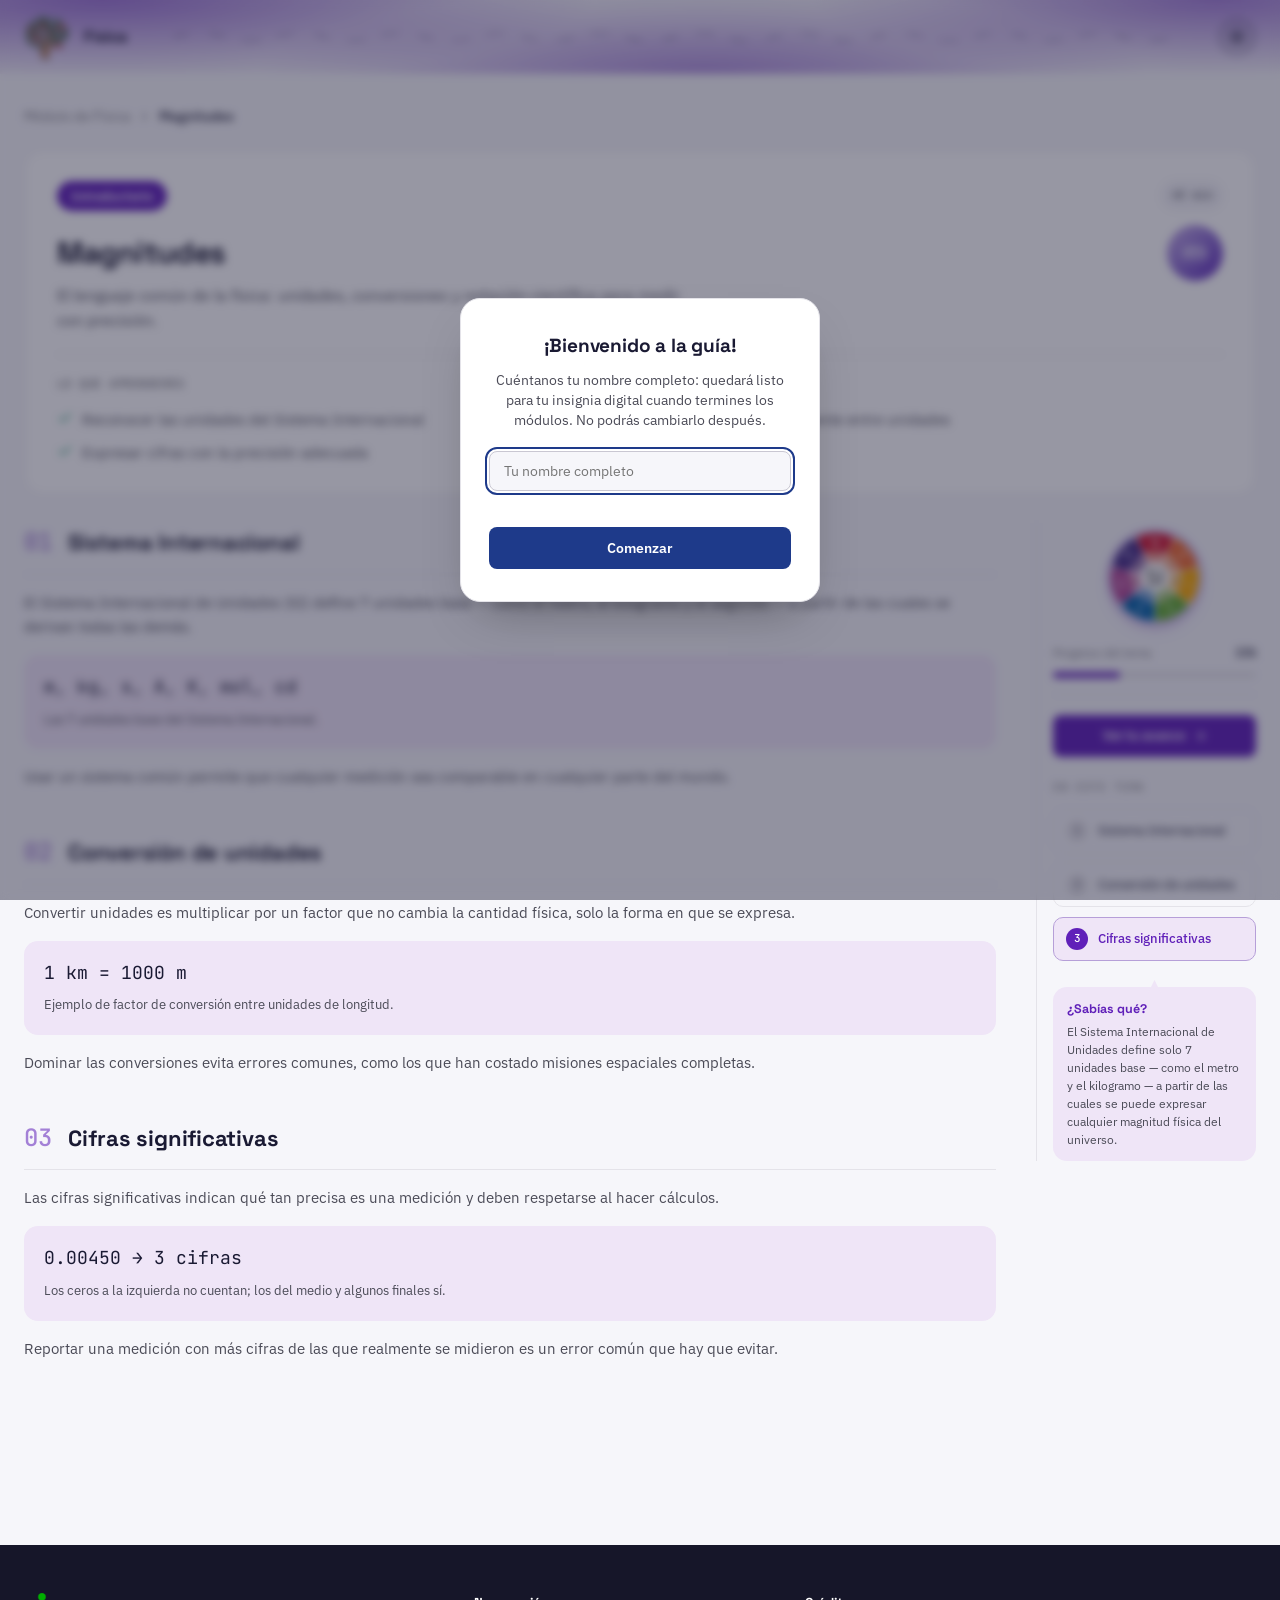
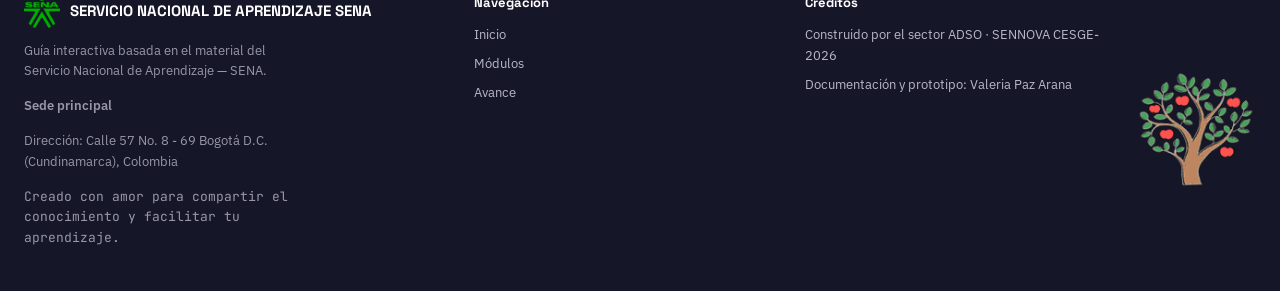
<file: tema-magnitudes.html>
<!DOCTYPE html>
<html lang="es">
<head>
<meta charset="UTF-8">
<meta name="viewport" content="width=device-width, initial-scale=1.0">
<title>Magnitudes · Guía Interactiva</title>
<link rel="icon" href="imgs/logoImg.png" type="image/png">
<script>
  (function () {
    var saved = localStorage.getItem("fisica_theme");
    if (saved) document.documentElement.setAttribute("data-theme", saved);
  })();
</script>
<link rel="stylesheet" href="css/theme.css">
<link rel="stylesheet" href="css/tema-magnitudes.css">
</head>
<body data-topic="magnitudes">

<header class="site-header">
  <div class="site-header__inner">
    <a class="site-header__brand" href="index.html">
      <span class="site-header__mark"><img src="imgs/logo.gif" alt="Logo" class="site-header__mark-img"></span>
      <span class="site-header__title">Física</span>
    </a>
    <svg class="wave-divider" viewBox="0 0 400 24" preserveAspectRatio="none" aria-hidden="true"><path d="M0,12 q10,-10 20,0 t20,0 t20,0 t20,0 t20,0 t20,0 t20,0 t20,0 t20,0 t20,0 t20,0 t20,0 t20,0 t20,0 t20,0 t20,0 t20,0 t20,0 t20,0 t20,0"/></svg>
    <button class="theme-toggle" type="button" data-theme-toggle aria-label="Cambiar entre modo claro y oscuro">
      <svg class="theme-toggle__icon theme-toggle__icon--sun" viewBox="0 0 24 24" fill="none" stroke="currentColor" stroke-width="2" stroke-linecap="round" stroke-linejoin="round"><circle cx="12" cy="12" r="4"/><path d="M12 2v2M12 20v2M4.93 4.93l1.41 1.41M17.66 17.66l1.41 1.41M2 12h2M20 12h2M6.34 17.66l-1.41 1.41M19.07 4.93l-1.41 1.41"/></svg>
      <svg class="theme-toggle__icon theme-toggle__icon--moon" viewBox="0 0 24 24" fill="none" stroke="currentColor" stroke-width="2" stroke-linecap="round" stroke-linejoin="round"><path d="M21 12.79A9 9 0 1 1 11.21 3 7 7 0 0 0 21 12.79z"/></svg>
    </button>
  </div>
</header>

<div class="scale-zoom" aria-hidden="true">
  <div class="scale-zoom__display">
    <strong data-scale-label>Átomo</strong>
    <span class="mono" data-scale-value>10⁻¹⁰ m</span>
  </div>
  <div class="scale-zoom__ruler" data-scale-ruler>
    <span class="scale-zoom__line"></span>
    <span class="scale-zoom__tick" style="top:0%"></span>
    <span class="scale-zoom__tick" style="top:16.66%"></span>
    <span class="scale-zoom__tick" style="top:33.33%"></span>
    <span class="scale-zoom__tick" style="top:50%"></span>
    <span class="scale-zoom__tick" style="top:66.66%"></span>
    <span class="scale-zoom__tick" style="top:83.33%"></span>
    <span class="scale-zoom__tick" style="top:100%"></span>
    <div class="scale-zoom__marker" data-scale-marker style="top:0%"></div>
  </div>
  <span class="scale-zoom__hint">Arrastra</span>
</div>

<main class="page">

  <nav class="breadcrumb">
    <a href="modulos.html">Módulo de Física</a>
    <svg width="13" height="13" viewBox="0 0 24 24" fill="none" stroke="currentColor" stroke-width="2" stroke-linecap="round" stroke-linejoin="round"><polyline points="9 18 15 12 9 6"/></svg>
    <strong>Magnitudes</strong>
  </nav>

  <section class="topic-hero">
    <div class="topic-hero__top">
      <span class="topic-card__level">Introductorio</span>
      <span class="badge">40 min</span>
    </div>
    <div class="topic-hero__head">
      <h1>Magnitudes</h1>
      <span class="topic-hero__icon">
        <svg viewBox="0 0 24 24" fill="none" stroke="currentColor" stroke-width="1.8" stroke-linecap="round" stroke-linejoin="round"><rect x="3" y="8" width="18" height="8" rx="1.5"/><path d="M7 8v3M11 8v3M15 8v3"/></svg>
      </span>
    </div>
    <p style="max-width:640px">El lenguaje común de la física: unidades, conversiones y notación científica para medir con precisión.</p>

    <div class="topic-hero__learn">
      <h4>Lo que aprenderás</h4>
      <ul class="check-list">
        <li><svg viewBox="0 0 24 24" fill="none" stroke="currentColor" stroke-width="2" stroke-linecap="round" stroke-linejoin="round"><polyline points="20 6 9 17 4 12"/></svg> Reconocer las unidades del Sistema Internacional</li>
        <li><svg viewBox="0 0 24 24" fill="none" stroke="currentColor" stroke-width="2" stroke-linecap="round" stroke-linejoin="round"><polyline points="20 6 9 17 4 12"/></svg> Convertir correctamente entre unidades</li>
        <li><svg viewBox="0 0 24 24" fill="none" stroke="currentColor" stroke-width="2" stroke-linecap="round" stroke-linejoin="round"><polyline points="20 6 9 17 4 12"/></svg> Expresar cifras con la precisión adecuada</li>
      </ul>
    </div>
  </section>

  <div class="topic-layout">
    <div>

      <div class="section-block" id="sistema-internacional">
        <div class="section-block__head">
          <span class="section-block__num mono">01</span>
          <h2>Sistema Internacional</h2>
        </div>
        <div class="section-block__body">
          <p>El Sistema Internacional de Unidades (SI) define 7 unidades base — como el metro, el kilogramo y el segundo — a partir de las cuales se derivan todas las demás.</p>
          <div class="callout">
            <span class="mono">m, kg, s, A, K, mol, cd</span>
            <small>Las 7 unidades base del Sistema Internacional.</small>
          </div>
          <p>Usar un sistema común permite que cualquier medición sea comparable en cualquier parte del mundo.</p>
        </div>
      </div>

      <div class="section-block" id="conversion">
        <div class="section-block__head">
          <span class="section-block__num mono">02</span>
          <h2>Conversión de unidades</h2>
        </div>
        <div class="section-block__body">
          <p>Convertir unidades es multiplicar por un factor que no cambia la cantidad física, solo la forma en que se expresa.</p>
          <div class="callout">
            <span class="mono">1 km = 1000 m</span>
            <small>Ejemplo de factor de conversión entre unidades de longitud.</small>
          </div>
          <p>Dominar las conversiones evita errores comunes, como los que han costado misiones espaciales completas.</p>
        </div>
      </div>

      <div class="section-block" id="cifras">
        <div class="section-block__head">
          <span class="section-block__num mono">03</span>
          <h2>Cifras significativas</h2>
        </div>
        <div class="section-block__body">
          <p>Las cifras significativas indican qué tan precisa es una medición y deben respetarse al hacer cálculos.</p>
          <div class="callout">
            <span class="mono">0.00450 → 3 cifras</span>
            <small>Los ceros a la izquierda no cuentan; los del medio y algunos finales sí.</small>
          </div>
          <p>Reportar una medición con más cifras de las que realmente se midieron es un error común que hay que evitar.</p>
        </div>
      </div>

    </div>

    <nav class="toc">
      <img src="imgs/si-sistema-internacional-unidades.png" alt="Sistema Internacional de Unidades" class="toc-sticker">
      <div class="toc-progress">
        <div class="progress-label"><span>Progreso del tema</span><strong data-progress-label="self">0%</strong></div>
        <div class="progress"><div class="progress__bar" data-progress-bar="self"></div></div>
      </div>

      <a class="btn btn--accent toc__next" href="avance.html">
        Ver tu avance
        <svg width="14" height="14" viewBox="0 0 24 24" fill="none" stroke="currentColor" stroke-width="2" stroke-linecap="round" stroke-linejoin="round"><line x1="5" y1="12" x2="19" y2="12"/><polyline points="12 5 19 12 12 19"/></svg>
      </a>

      <div class="toc-label">EN ESTE TEMA</div>
      <a href="#sistema-internacional"><span class="toc-num">1</span>Sistema Internacional</a>
      <a href="#conversion"><span class="toc-num">2</span>Conversión de unidades</a>
      <a href="#cifras"><span class="toc-num">3</span>Cifras significativas</a>

      <div class="toc-fact">
        <strong>¿Sabías qué?</strong>
        <p>El Sistema Internacional de Unidades define solo 7 unidades base — como el metro y el kilogramo — a partir de las cuales se puede expresar cualquier magnitud física del universo.</p>
      </div>
    </nav>
  </div>

</main>

<footer class="site-footer">
  <div class="site-footer__inner">
    <div>
      <div class="site-footer__brand">
        <img src="imgs/logoSena.png" alt="SENA">
        <span>SERVICIO NACIONAL DE APRENDIZAJE SENA</span>
      </div>
      <p>Guía interactiva basada en el material del Servicio Nacional de Aprendizaje — SENA.</p>
      <p class="site-footer__label">Sede principal</p>
      <p>Dirección: Calle 57 No. 8 - 69 Bogotá D.C. (Cundinamarca), Colombia</p>
      <p class="site-footer__mono">Creado con amor para compartir el conocimiento y facilitar tu aprendizaje.</p>
    </div>
    <div class="site-footer__col">
      <strong class="site-footer__heading">Navegación</strong>
      <a href="index.html">Inicio</a>
      <a href="modulos.html">Módulos</a>
      <a href="avance.html">Avance</a>
    </div>
    <div class="site-footer__col">
      <strong class="site-footer__heading">Créditos</strong>
      <p>Construido por el sector ADSO · SENNOVA CESGE-2026</p>
      <p>Documentación y prototipo: Valeria Paz Arana</p>
    </div>
    <div class="site-footer__logo">
      <img src="imgs/logoImg.png" alt="Logo">
    </div>
  </div>
</footer>

<script src="app.js"></script>
<script>
  initSectionProgress();
  initToc();
  initStudyTimer();
  initScaleZoom();
  initThemeToggle();
</script>
</body>
</html>
</file>
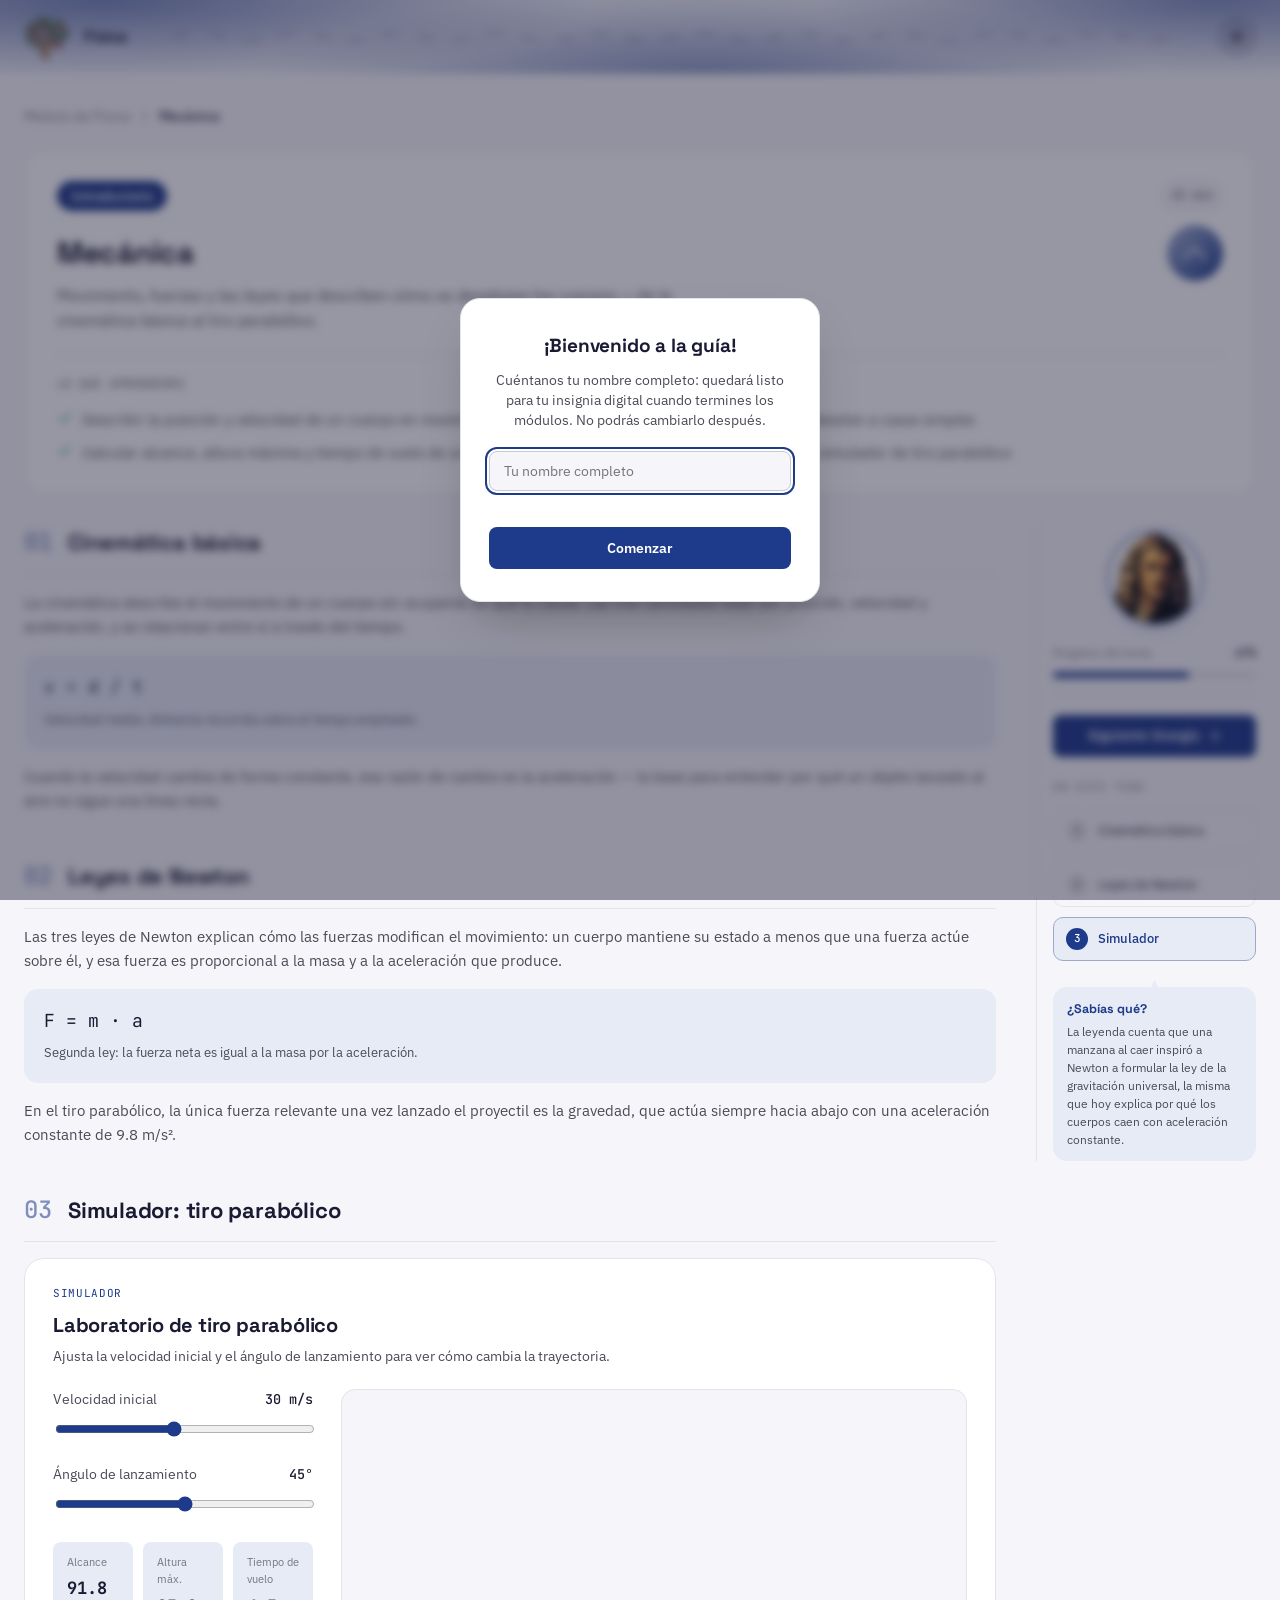
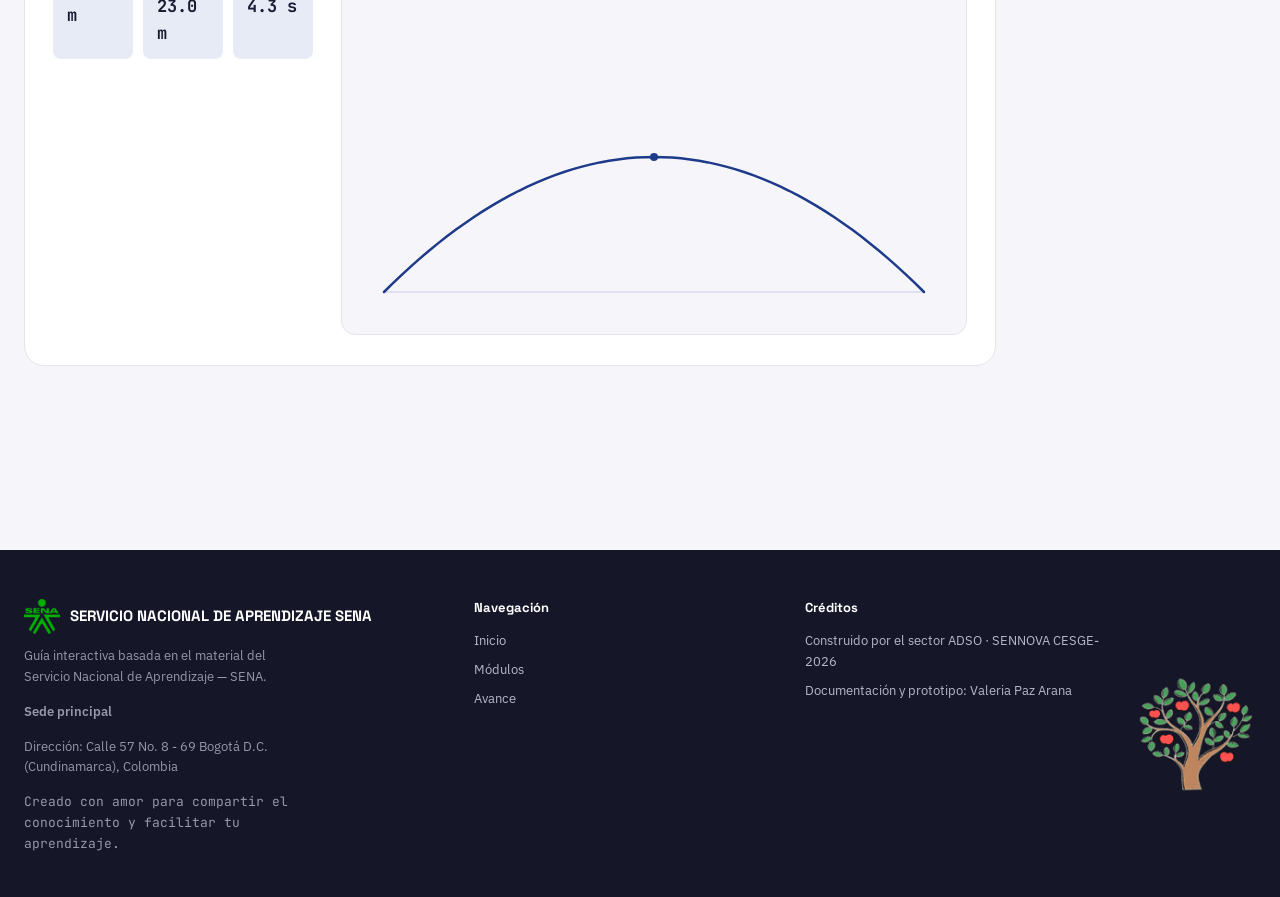
<file: tema-mecanica.html>
<!DOCTYPE html>
<html lang="es">
<head>
<meta charset="UTF-8">
<meta name="viewport" content="width=device-width, initial-scale=1.0">
<title>Mecánica · Guía Interactiva</title>
<link rel="icon" href="imgs/logoImg.png" type="image/png">
<script>
  (function () {
    var saved = localStorage.getItem("fisica_theme");
    if (saved) document.documentElement.setAttribute("data-theme", saved);
  })();
</script>
<link rel="stylesheet" href="css/theme.css">
<link rel="stylesheet" href="css/tema-mecanica.css">
</head>
<body data-topic="mecanica">

<header class="site-header">
  <div class="site-header__inner">
    <a class="site-header__brand" href="index.html">
      <span class="site-header__mark"><img src="imgs/logo.gif" alt="Logo" class="site-header__mark-img"></span>
      <span class="site-header__title">Física</span>
    </a>
    <svg class="wave-divider" viewBox="0 0 400 24" preserveAspectRatio="none" aria-hidden="true"><path d="M0,12 q10,-10 20,0 t20,0 t20,0 t20,0 t20,0 t20,0 t20,0 t20,0 t20,0 t20,0 t20,0 t20,0 t20,0 t20,0 t20,0 t20,0 t20,0 t20,0 t20,0 t20,0"/></svg>
    <button class="theme-toggle" type="button" data-theme-toggle aria-label="Cambiar entre modo claro y oscuro">
      <svg class="theme-toggle__icon theme-toggle__icon--sun" viewBox="0 0 24 24" fill="none" stroke="currentColor" stroke-width="2" stroke-linecap="round" stroke-linejoin="round"><circle cx="12" cy="12" r="4"/><path d="M12 2v2M12 20v2M4.93 4.93l1.41 1.41M17.66 17.66l1.41 1.41M2 12h2M20 12h2M6.34 17.66l-1.41 1.41M19.07 4.93l-1.41 1.41"/></svg>
      <svg class="theme-toggle__icon theme-toggle__icon--moon" viewBox="0 0 24 24" fill="none" stroke="currentColor" stroke-width="2" stroke-linecap="round" stroke-linejoin="round"><path d="M21 12.79A9 9 0 1 1 11.21 3 7 7 0 0 0 21 12.79z"/></svg>
    </button>
  </div>
</header>

<div class="pulley" aria-hidden="true">
  <div class="pulley__wheel"><span class="pulley__wheel-hub"></span></div>
  <div class="pulley__tracks">
    <div class="pulley__track" data-pulley-track-weight>
      <span class="pulley__rope" data-pulley-rope-weight></span>
      <div class="pulley__weight" data-pulley-weight>
        <svg viewBox="0 0 24 24" fill="none" stroke="currentColor" stroke-width="1.8" stroke-linecap="round" stroke-linejoin="round"><rect x="4" y="4" width="16" height="16" rx="2"/><path d="M4 12h16"/></svg>
      </div>
    </div>
    <div class="pulley__track" data-pulley-track-handle>
      <span class="pulley__rope" data-pulley-rope-handle></span>
      <div class="pulley__handle" data-pulley-handle>
        <svg viewBox="0 0 24 24" fill="none" stroke="currentColor" stroke-width="2" stroke-linecap="round" stroke-linejoin="round"><circle cx="12" cy="12" r="3"/><path d="M12 5v3M12 16v3M5 12h3M16 12h3"/></svg>
      </div>
    </div>
  </div>
  <span class="pulley__hint">Jala</span>
</div>

<main class="page">

  <nav class="breadcrumb">
    <a href="modulos.html">Módulo de Física</a>
    <svg width="13" height="13" viewBox="0 0 24 24" fill="none" stroke="currentColor" stroke-width="2" stroke-linecap="round" stroke-linejoin="round"><polyline points="9 18 15 12 9 6"/></svg>
    <strong>Mecánica</strong>
  </nav>

  <section class="topic-hero">
    <div class="topic-hero__top">
      <span class="topic-card__level">Introductorio</span>
      <span class="badge">45 min</span>
    </div>
    <div class="topic-hero__head">
      <h1>Mecánica</h1>
      <span class="topic-hero__icon">
        <svg viewBox="0 0 24 24" fill="none" stroke="currentColor" stroke-width="1.8" stroke-linecap="round" stroke-linejoin="round"><path d="M3 18c4-11 14-11 18 0"/><circle cx="12" cy="7.5" r="1.4" fill="currentColor" stroke="none"/></svg>
      </span>
    </div>
    <p style="max-width:640px">Movimiento, fuerzas y las leyes que describen cómo se desplazan los cuerpos — de la cinemática básica al tiro parabólico.</p>

    <div class="topic-hero__learn">
      <h4>Lo que aprenderás</h4>
      <ul class="check-list">
        <li><svg viewBox="0 0 24 24" fill="none" stroke="currentColor" stroke-width="2" stroke-linecap="round" stroke-linejoin="round"><polyline points="20 6 9 17 4 12"/></svg> Describir la posición y velocidad de un cuerpo en movimiento</li>
        <li><svg viewBox="0 0 24 24" fill="none" stroke="currentColor" stroke-width="2" stroke-linecap="round" stroke-linejoin="round"><polyline points="20 6 9 17 4 12"/></svg> Aplicar las leyes de Newton a casos simples</li>
        <li><svg viewBox="0 0 24 24" fill="none" stroke="currentColor" stroke-width="2" stroke-linecap="round" stroke-linejoin="round"><polyline points="20 6 9 17 4 12"/></svg> Calcular alcance, altura máxima y tiempo de vuelo de un proyectil</li>
        <li><svg viewBox="0 0 24 24" fill="none" stroke="currentColor" stroke-width="2" stroke-linecap="round" stroke-linejoin="round"><polyline points="20 6 9 17 4 12"/></svg> Experimentar con el simulador de tiro parabólico</li>
      </ul>
    </div>
  </section>

  <div class="topic-layout">
    <div>

      <div class="section-block" id="cinematica">
        <div class="section-block__head">
          <span class="section-block__num mono">01</span>
          <h2>Cinemática básica</h2>
        </div>
        <div class="section-block__body">
          <p>La cinemática describe el movimiento de un cuerpo sin ocuparse de qué lo causa. Las tres cantidades base son posición, velocidad y aceleración, y se relacionan entre sí a través del tiempo.</p>
          <div class="callout">
            <span class="mono">v = d / t</span>
            <small>Velocidad media: distancia recorrida sobre el tiempo empleado.</small>
          </div>
          <p>Cuando la velocidad cambia de forma constante, esa razón de cambio es la aceleración — la base para entender por qué un objeto lanzado al aire no sigue una línea recta.</p>
        </div>
      </div>

      <div class="section-block" id="newton">
        <div class="section-block__head">
          <span class="section-block__num mono">02</span>
          <h2>Leyes de Newton</h2>
        </div>
        <div class="section-block__body">
          <p>Las tres leyes de Newton explican cómo las fuerzas modifican el movimiento: un cuerpo mantiene su estado a menos que una fuerza actúe sobre él, y esa fuerza es proporcional a la masa y a la aceleración que produce.</p>
          <div class="callout">
            <span class="mono">F = m · a</span>
            <small>Segunda ley: la fuerza neta es igual a la masa por la aceleración.</small>
          </div>
          <p>En el tiro parabólico, la única fuerza relevante una vez lanzado el proyectil es la gravedad, que actúa siempre hacia abajo con una aceleración constante de 9.8 m/s².</p>
        </div>
      </div>

      <div class="section-block" id="simulador">
        <div class="section-block__head">
          <span class="section-block__num mono">03</span>
          <h2>Simulador: tiro parabólico</h2>
        </div>

        <div class="simulator">
          <div class="simulator__eyebrow">Simulador</div>
          <h3>Laboratorio de tiro parabólico</h3>
          <p>Ajusta la velocidad inicial y el ángulo de lanzamiento para ver cómo cambia la trayectoria.</p>

          <div class="simulator__grid">
            <div>
              <div class="field">
                <div class="field-label"><span>Velocidad inicial</span><strong id="sim-v0-value">30 m/s</strong></div>
                <input type="range" id="sim-v0" min="5" max="60" value="30" step="1">
              </div>
              <div class="field">
                <div class="field-label"><span>Ángulo de lanzamiento</span><strong id="sim-angle-value">45°</strong></div>
                <input type="range" id="sim-angle" min="5" max="85" value="45" step="1">
              </div>

              <div class="stat-row">
                <div class="stat"><span>Alcance</span><strong id="stat-alcance">–</strong></div>
                <div class="stat"><span>Altura máx.</span><strong id="stat-altura">–</strong></div>
                <div class="stat"><span>Tiempo de vuelo</span><strong id="stat-tiempo">–</strong></div>
              </div>
            </div>

            <div class="canvas-wrap">
              <canvas id="sim-canvas" height="260"></canvas>
            </div>
          </div>
        </div>
      </div>

    </div>

    <nav class="toc">
      <img src="imgs/sir-isaac-newton.png" alt="Isaac Newton" class="toc-sticker">
      <div class="toc-progress">
        <div class="progress-label"><span>Progreso del tema</span><strong data-progress-label="self">0%</strong></div>
        <div class="progress"><div class="progress__bar" data-progress-bar="self"></div></div>
      </div>

      <a class="btn btn--accent toc__next" href="tema-energia.html">
        Siguiente: Energía
        <svg width="14" height="14" viewBox="0 0 24 24" fill="none" stroke="currentColor" stroke-width="2" stroke-linecap="round" stroke-linejoin="round"><line x1="5" y1="12" x2="19" y2="12"/><polyline points="12 5 19 12 12 19"/></svg>
      </a>

      <div class="toc-label">EN ESTE TEMA</div>
      <a href="#cinematica"><span class="toc-num">1</span>Cinemática básica</a>
      <a href="#newton"><span class="toc-num">2</span>Leyes de Newton</a>
      <a href="#simulador"><span class="toc-num">3</span>Simulador</a>

      <div class="toc-fact">
        <strong>¿Sabías qué?</strong>
        <p>La leyenda cuenta que una manzana al caer inspiró a Newton a formular la ley de la gravitación universal, la misma que hoy explica por qué los cuerpos caen con aceleración constante.</p>
      </div>
    </nav>
  </div>

</main>

<footer class="site-footer">
  <div class="site-footer__inner">
    <div>
      <div class="site-footer__brand">
        <img src="imgs/logoSena.png" alt="SENA">
        <span>SERVICIO NACIONAL DE APRENDIZAJE SENA</span>
      </div>
      <p>Guía interactiva basada en el material del Servicio Nacional de Aprendizaje — SENA.</p>
      <p class="site-footer__label">Sede principal</p>
      <p>Dirección: Calle 57 No. 8 - 69 Bogotá D.C. (Cundinamarca), Colombia</p>
      <p class="site-footer__mono">Creado con amor para compartir el conocimiento y facilitar tu aprendizaje.</p>
    </div>
    <div class="site-footer__col">
      <strong class="site-footer__heading">Navegación</strong>
      <a href="index.html">Inicio</a>
      <a href="modulos.html">Módulos</a>
      <a href="avance.html">Avance</a>
    </div>
    <div class="site-footer__col">
      <strong class="site-footer__heading">Créditos</strong>
      <p>Construido por el sector ADSO · SENNOVA CESGE-2026</p>
      <p>Documentación y prototipo: Valeria Paz Arana</p>
    </div>
    <div class="site-footer__logo">
      <img src="imgs/logoImg.png" alt="Logo">
    </div>
  </div>
</footer>

<script src="app.js"></script>
<script>
  initSectionProgress();
  initToc();
  initProjectileSimulator();
  initStudyTimer();
  initPulley();
  initThemeToggle();
</script>
</body>
</html>
</file>
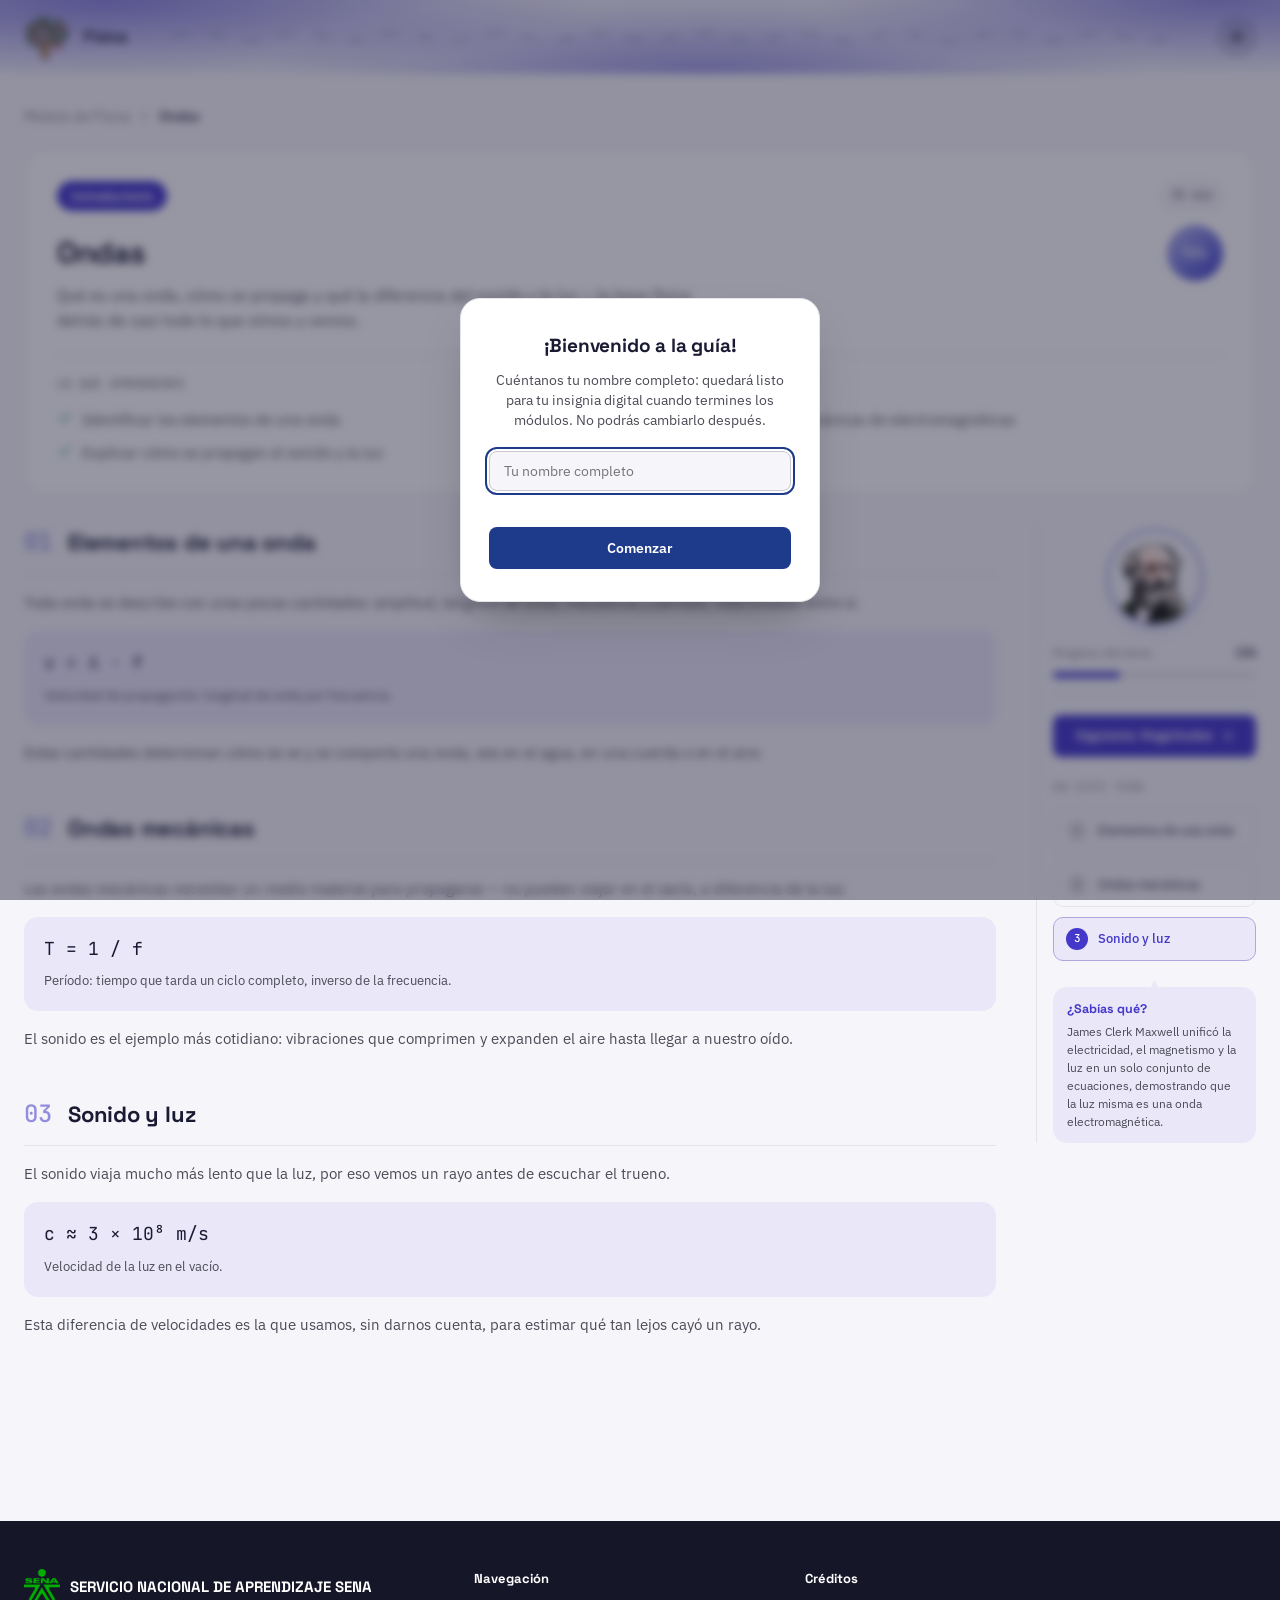
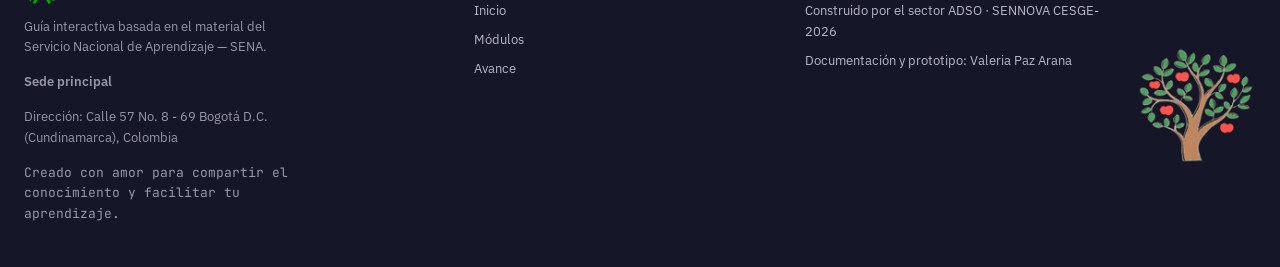
<file: tema-ondas.html>
<!DOCTYPE html>
<html lang="es">
<head>
<meta charset="UTF-8">
<meta name="viewport" content="width=device-width, initial-scale=1.0">
<title>Ondas · Guía Interactiva</title>
<link rel="icon" href="imgs/logoImg.png" type="image/png">
<script>
  (function () {
    var saved = localStorage.getItem("fisica_theme");
    if (saved) document.documentElement.setAttribute("data-theme", saved);
  })();
</script>
<link rel="stylesheet" href="css/theme.css">
<link rel="stylesheet" href="css/tema-ondas.css">
</head>
<body data-topic="ondas">

<header class="site-header">
  <div class="site-header__inner">
    <a class="site-header__brand" href="index.html">
      <span class="site-header__mark"><img src="imgs/logo.gif" alt="Logo" class="site-header__mark-img"></span>
      <span class="site-header__title">Física</span>
    </a>
    <svg class="wave-divider" viewBox="0 0 400 24" preserveAspectRatio="none" aria-hidden="true"><path d="M0,12 q10,-10 20,0 t20,0 t20,0 t20,0 t20,0 t20,0 t20,0 t20,0 t20,0 t20,0 t20,0 t20,0 t20,0 t20,0 t20,0 t20,0 t20,0 t20,0 t20,0 t20,0"/></svg>
    <button class="theme-toggle" type="button" data-theme-toggle aria-label="Cambiar entre modo claro y oscuro">
      <svg class="theme-toggle__icon theme-toggle__icon--sun" viewBox="0 0 24 24" fill="none" stroke="currentColor" stroke-width="2" stroke-linecap="round" stroke-linejoin="round"><circle cx="12" cy="12" r="4"/><path d="M12 2v2M12 20v2M4.93 4.93l1.41 1.41M17.66 17.66l1.41 1.41M2 12h2M20 12h2M6.34 17.66l-1.41 1.41M19.07 4.93l-1.41 1.41"/></svg>
      <svg class="theme-toggle__icon theme-toggle__icon--moon" viewBox="0 0 24 24" fill="none" stroke="currentColor" stroke-width="2" stroke-linecap="round" stroke-linejoin="round"><path d="M21 12.79A9 9 0 1 1 11.21 3 7 7 0 0 0 21 12.79z"/></svg>
    </button>
  </div>
</header>

<div class="wave-gen" aria-hidden="true">
  <button class="wave-gen__speaker" type="button" data-wave-piston aria-label="Encender o apagar el generador de ondas">
    <svg viewBox="0 0 24 24" fill="currentColor"><path d="M4 9v6h4l5 5V4L8 9H4z"/></svg>
  </button>
  <div class="wave-gen__rings" data-wave-rings>
    <span class="wave-gen__ring" style="--i:0"></span>
    <span class="wave-gen__ring" style="--i:1"></span>
    <span class="wave-gen__ring" style="--i:2"></span>
    <span class="wave-gen__ring" style="--i:3"></span>
    <span class="wave-gen__ring" style="--i:4"></span>
    <span class="wave-gen__ring" style="--i:5"></span>
  </div>
  <span class="wave-gen__hint" data-wave-hint>Enciende</span>
</div>

<main class="page">

  <nav class="breadcrumb">
    <a href="modulos.html">Módulo de Física</a>
    <svg width="13" height="13" viewBox="0 0 24 24" fill="none" stroke="currentColor" stroke-width="2" stroke-linecap="round" stroke-linejoin="round"><polyline points="9 18 15 12 9 6"/></svg>
    <strong>Ondas</strong>
  </nav>

  <section class="topic-hero">
    <div class="topic-hero__top">
      <span class="topic-card__level">Introductorio</span>
      <span class="badge">35 min</span>
    </div>
    <div class="topic-hero__head">
      <h1>Ondas</h1>
      <span class="topic-hero__icon">
        <svg viewBox="0 0 24 24" fill="none" stroke="currentColor" stroke-width="1.8" stroke-linecap="round" stroke-linejoin="round"><path d="M2 12c2.5-5 5-5 5 0s2.5 5 5 0 5-5 5 0 2.5 5 5 0"/></svg>
      </span>
    </div>
    <p style="max-width:640px">Qué es una onda, cómo se propaga y qué la diferencia del sonido y la luz — la base física detrás de casi todo lo que oímos y vemos.</p>

    <div class="topic-hero__learn">
      <h4>Lo que aprenderás</h4>
      <ul class="check-list">
        <li><svg viewBox="0 0 24 24" fill="none" stroke="currentColor" stroke-width="2" stroke-linecap="round" stroke-linejoin="round"><polyline points="20 6 9 17 4 12"/></svg> Identificar los elementos de una onda</li>
        <li><svg viewBox="0 0 24 24" fill="none" stroke="currentColor" stroke-width="2" stroke-linecap="round" stroke-linejoin="round"><polyline points="20 6 9 17 4 12"/></svg> Distinguir ondas mecánicas de electromagnéticas</li>
        <li><svg viewBox="0 0 24 24" fill="none" stroke="currentColor" stroke-width="2" stroke-linecap="round" stroke-linejoin="round"><polyline points="20 6 9 17 4 12"/></svg> Explicar cómo se propagan el sonido y la luz</li>
      </ul>
    </div>
  </section>

  <div class="topic-layout">
    <div>

      <div class="section-block" id="elementos">
        <div class="section-block__head">
          <span class="section-block__num mono">01</span>
          <h2>Elementos de una onda</h2>
        </div>
        <div class="section-block__body">
          <p>Toda onda se describe con unas pocas cantidades: amplitud, longitud de onda, frecuencia y período, relacionadas entre sí.</p>
          <div class="callout">
            <span class="mono">v = λ · f</span>
            <small>Velocidad de propagación: longitud de onda por frecuencia.</small>
          </div>
          <p>Estas cantidades determinan cómo se ve y se comporta una onda, sea en el agua, en una cuerda o en el aire.</p>
        </div>
      </div>

      <div class="section-block" id="mecanicas">
        <div class="section-block__head">
          <span class="section-block__num mono">02</span>
          <h2>Ondas mecánicas</h2>
        </div>
        <div class="section-block__body">
          <p>Las ondas mecánicas necesitan un medio material para propagarse — no pueden viajar en el vacío, a diferencia de la luz.</p>
          <div class="callout">
            <span class="mono">T = 1 / f</span>
            <small>Período: tiempo que tarda un ciclo completo, inverso de la frecuencia.</small>
          </div>
          <p>El sonido es el ejemplo más cotidiano: vibraciones que comprimen y expanden el aire hasta llegar a nuestro oído.</p>
        </div>
      </div>

      <div class="section-block" id="sonido-luz">
        <div class="section-block__head">
          <span class="section-block__num mono">03</span>
          <h2>Sonido y luz</h2>
        </div>
        <div class="section-block__body">
          <p>El sonido viaja mucho más lento que la luz, por eso vemos un rayo antes de escuchar el trueno.</p>
          <div class="callout">
            <span class="mono">c ≈ 3 × 10⁸ m/s</span>
            <small>Velocidad de la luz en el vacío.</small>
          </div>
          <p>Esta diferencia de velocidades es la que usamos, sin darnos cuenta, para estimar qué tan lejos cayó un rayo.</p>
        </div>
      </div>

    </div>

    <nav class="toc">
      <img src="imgs/sir-james-maxwell.png" alt="James Clerk Maxwell" class="toc-sticker">
      <div class="toc-progress">
        <div class="progress-label"><span>Progreso del tema</span><strong data-progress-label="self">0%</strong></div>
        <div class="progress"><div class="progress__bar" data-progress-bar="self"></div></div>
      </div>

      <a class="btn btn--accent toc__next" href="tema-magnitudes.html">
        Siguiente: Magnitudes
        <svg width="14" height="14" viewBox="0 0 24 24" fill="none" stroke="currentColor" stroke-width="2" stroke-linecap="round" stroke-linejoin="round"><line x1="5" y1="12" x2="19" y2="12"/><polyline points="12 5 19 12 12 19"/></svg>
      </a>

      <div class="toc-label">EN ESTE TEMA</div>
      <a href="#elementos"><span class="toc-num">1</span>Elementos de una onda</a>
      <a href="#mecanicas"><span class="toc-num">2</span>Ondas mecánicas</a>
      <a href="#sonido-luz"><span class="toc-num">3</span>Sonido y luz</a>

      <div class="toc-fact">
        <strong>¿Sabías qué?</strong>
        <p>James Clerk Maxwell unificó la electricidad, el magnetismo y la luz en un solo conjunto de ecuaciones, demostrando que la luz misma es una onda electromagnética.</p>
      </div>
    </nav>
  </div>

</main>

<footer class="site-footer">
  <div class="site-footer__inner">
    <div>
      <div class="site-footer__brand">
        <img src="imgs/logoSena.png" alt="SENA">
        <span>SERVICIO NACIONAL DE APRENDIZAJE SENA</span>
      </div>
      <p>Guía interactiva basada en el material del Servicio Nacional de Aprendizaje — SENA.</p>
      <p class="site-footer__label">Sede principal</p>
      <p>Dirección: Calle 57 No. 8 - 69 Bogotá D.C. (Cundinamarca), Colombia</p>
      <p class="site-footer__mono">Creado con amor para compartir el conocimiento y facilitar tu aprendizaje.</p>
    </div>
    <div class="site-footer__col">
      <strong class="site-footer__heading">Navegación</strong>
      <a href="index.html">Inicio</a>
      <a href="modulos.html">Módulos</a>
      <a href="avance.html">Avance</a>
    </div>
    <div class="site-footer__col">
      <strong class="site-footer__heading">Créditos</strong>
      <p>Construido por el sector ADSO · SENNOVA CESGE-2026</p>
      <p>Documentación y prototipo: Valeria Paz Arana</p>
    </div>
    <div class="site-footer__logo">
      <img src="imgs/logoImg.png" alt="Logo">
    </div>
  </div>
</footer>

<script src="app.js"></script>
<script>
  initSectionProgress();
  initToc();
  initStudyTimer();
  initWaveGenerator();
  initThemeToggle();
</script>
</body>
</html>
</file>
<file: css/theme.css>
/* ============================================================
   Módulo de Física · ADSO — TEMA / PALETA DE COLORES

   Este es el ÚNICO archivo que hay que tocar para cambiar los
   colores de todo el sitio. Cambia un valor hexadecimal aquí y
   se actualiza en index.html, tema-mecanica.html e instructor.html
   automáticamente (todo el resto del CSS usa estas variables,
   nunca colores "quemados").

   Modo oscuro: se activa automáticamente si el sistema operativo del
   usuario está en oscuro (prefers-color-scheme), y además se puede
   forzar a mano con el botón del header, que agrega data-theme="dark"
   o data-theme="light" en <html> (ver .theme-toggle en cada css de
   página y initThemeToggle() en app.js). La elección manual siempre
   gana sobre la del sistema.
   ============================================================ */

:root {
  /* espectro por tema: de azul (Mecánica) a violeta (Magnitudes) */
  --mecanica: #1E3A8A;
  --mecanica-soft: #E7EBF6;
  --energia: #3139AA;
  --energia-soft: #E8E8F5;
  --ondas: #4338CA;
  --ondas-soft: #EAE8F8;
  --magnitudes: #6020B9;
  --magnitudes-soft: #EFE5F7;

  /* color de marca / acento por defecto */
  --module-accent: #1E3A8A;
  --module-accent-dark: #14235C;

  /* texto */
  --ink: #1A1A33;
  --ink-soft: #4B4B57;
  --ink-faint: #76767D;

  /* fondos y bordes */
  --bg: #F6F6FA;
  --surface: #FFFFFF;
  --border: #E4E3E9;
  --border-strong: #C9C7D2;

  /* estados */
  --success: #0F8F63;
  --success-soft: #E3F5EE;
  --danger: #D64545;

  /* acento activo (por defecto = module-accent; cada tema lo sobreescribe abajo) */
  --accent: var(--module-accent);
  --accent-soft: var(--mecanica-soft);
}

/* acento por tema: se fija con data-topic en <body> o en cada tarjeta */
[data-topic="mecanica"]   { --accent: var(--mecanica);   --accent-soft: var(--mecanica-soft); }
[data-topic="energia"]    { --accent: var(--energia);    --accent-soft: var(--energia-soft); }
[data-topic="ondas"]      { --accent: var(--ondas);      --accent-soft: var(--ondas-soft); }
[data-topic="magnitudes"] { --accent: var(--magnitudes); --accent-soft: var(--magnitudes-soft); }

/* ---------------- modo oscuro ---------------- */

/* sigue al sistema operativo, salvo que el usuario haya elegido "light" a mano */
@media (prefers-color-scheme: dark) {
  :root:not([data-theme="light"]) {
    --mecanica: #6E8FEC;
    --mecanica-soft: #1E2740;
    --energia: #7A80EE;
    --energia-soft: #232752;
    --ondas: #8F7FF5;
    --ondas-soft: #29234F;
    --magnitudes: #B073EE;
    --magnitudes-soft: #2E1F44;

    --module-accent: #6E8FEC;
    --module-accent-dark: #8FA8F2;

    --ink: #F0F0F6;
    --ink-soft: #B8B8C8;
    --ink-faint: #85859A;

    --bg: #121218;
    --surface: #1C1C27;
    --border: #2C2C3A;
    --border-strong: #3D3D4F;

    --success: #3EDDA0;
    --success-soft: #113328;
    --danger: #F17272;
  }
}

/* el usuario eligió "dark" a mano — gana sin importar el sistema */
:root[data-theme="dark"] {
  --mecanica: #6E8FEC;
  --mecanica-soft: #1E2740;
  --energia: #7A80EE;
  --energia-soft: #232752;
  --ondas: #8F7FF5;
  --ondas-soft: #29234F;
  --magnitudes: #B073EE;
  --magnitudes-soft: #2E1F44;

  --module-accent: #6E8FEC;
  --module-accent-dark: #8FA8F2;

  --ink: #F0F0F6;
  --ink-soft: #B8B8C8;
  --ink-faint: #85859A;

  --bg: #121218;
  --surface: #1C1C27;
  --border: #2C2C3A;
  --border-strong: #3D3D4F;

  --success: #3EDDA0;
  --success-soft: #113328;
  --danger: #F17272;
}
</file>
<file: css/style.css>
/* ============================================================
   Módulo de Física · ADSO — estilos de index.html (Inicio)
   Carga primero css/theme.css (contiene las variables de color).
   ============================================================ */

@import url('https://fonts.googleapis.com/css2?family=Space+Grotesk:wght@500;700&family=IBM+Plex+Sans:wght@400;500;600&family=JetBrains+Mono:wght@400;500&display=swap');

:root {
  --font-display: 'Space Grotesk', sans-serif;
  --font-body: 'IBM Plex Sans', sans-serif;
  --font-mono: 'JetBrains Mono', monospace;

  --radius-sm: 8px;
  --radius-md: 14px;
  --radius-lg: 20px;
}

* { box-sizing: border-box; }
html { scroll-behavior: smooth; }

body {
  margin: 0;
  background: var(--bg);
  color: var(--ink);
  font-family: var(--font-body);
  font-size: 16px;
  line-height: 1.6;
  -webkit-font-smoothing: antialiased;
}

h1, h2, h3 {
  font-family: var(--font-display);
  font-weight: 700;
  color: var(--ink);
  margin: 0;
  letter-spacing: -0.01em;
}

p { margin: 0 0 12px; color: var(--ink-soft); }

a { color: inherit; }

:focus-visible {
  outline: 2px solid var(--module-accent);
  outline-offset: 2px;
  border-radius: 4px;
}

/* ---------------- layout shell ---------------- */

.page {
  max-width: 1280px;
  margin: 0 auto;
  padding: 0 24px 80px;
}

/* ---------------- header ---------------- */

.site-header {
  background:
    radial-gradient(55% 160% at 8% 0%, color-mix(in srgb, var(--accent) 60%, transparent), transparent 70%),
    radial-gradient(50% 160% at 55% 100%, color-mix(in srgb, var(--accent) 48%, transparent), transparent 70%),
    radial-gradient(45% 150% at 95% 0%, color-mix(in srgb, var(--accent) 55%, transparent), transparent 70%),
    color-mix(in srgb, var(--bg) 55%, transparent);
  backdrop-filter: blur(24px) saturate(140%);
  -webkit-backdrop-filter: blur(24px) saturate(140%);
  position: sticky;
  top: 0;
  z-index: 100;
  margin-bottom: 32px;
}

.site-header__inner {
  display: flex;
  align-items: center;
  justify-content: space-between;
  max-width: 1280px;
  margin: 0 auto;
  padding: 14px 24px;
  gap: 20px;
}

.site-header__brand {
  display: flex;
  align-items: center;
  gap: 14px;
  text-decoration: none;
  flex-shrink: 0;
}

.site-header__mark {
  width: 46px;
  height: 46px;
  display: flex;
  align-items: center;
  justify-content: center;
  cursor: pointer;
  flex-shrink: 0;
}

.site-header__mark-img {
  width: 100%;
  height: 100%;
  object-fit: contain;
}

/* ---------- Manzanas cayendo al hacer clic en el logo ---------- */

.apple-fall-layer {
  position: fixed;
  inset: 0;
  overflow: hidden;
  pointer-events: none;
  z-index: 1000;
}

.apple-fall {
  position: absolute;
  top: -90px;
  width: 100px;
  height: auto;
  animation: apple-fall 1.4s ease-in forwards;
}

@keyframes apple-fall {
  0% {
    transform: translateY(0) rotate(0deg);
    opacity: 1;
  }
  80% {
    opacity: 1;
  }
  100% {
    transform: translateY(100vh) rotate(30deg);
    opacity: 0;
  }
}

.site-header__title {
  font-family: var(--font-display);
  font-weight: 700;
  font-size: 16px;
  color: var(--ink);
  transition: opacity .15s ease;
}

.site-header__brand:hover .site-header__title {
  opacity: .85;
}

/* ---------------- theme toggle ---------------- */

.theme-toggle {
  width: 38px;
  height: 38px;
  border-radius: 50%;
  border: 1px solid color-mix(in srgb, var(--ink) 35%, transparent);
  background: color-mix(in srgb, var(--ink) 10%, transparent);
  color: var(--ink);
  display: flex;
  align-items: center;
  justify-content: center;
  cursor: pointer;
  flex-shrink: 0;
  transition: border-color .15s ease, opacity .15s ease;
}

.theme-toggle:hover {
  border-color: var(--ink);
  opacity: .85;
}

.theme-toggle__icon { width: 18px; height: 18px; }
.theme-toggle__icon--moon { display: none; }

@media (prefers-color-scheme: dark) {
  :root:not([data-theme="light"]) .theme-toggle__icon--sun { display: none; }
  :root:not([data-theme="light"]) .theme-toggle__icon--moon { display: block; }
}

:root[data-theme="dark"] .theme-toggle__icon--sun { display: none; }
:root[data-theme="dark"] .theme-toggle__icon--moon { display: block; }

:root[data-theme="light"] .theme-toggle__icon--sun { display: block; }
:root[data-theme="light"] .theme-toggle__icon--moon { display: none; }

.site-header__nav {
  display: flex;
  align-items: center;
  gap: 28px;
}

.site-header__nav a {
  font-family: var(--font-display);
  font-weight: 500;
  font-size: 14px;
  color: color-mix(in srgb, var(--ink) 75%, transparent);
  text-decoration: none;
  transition: color .15s ease;
}

.site-header__nav a:hover {
  color: var(--ink);
}

.site-header__nav a.is-active {
  color: var(--ink);
  font-weight: 600;
  border-bottom: 2px solid var(--ink);
  padding-bottom: 4px;
}

.site-header__link {
  font-family: var(--font-mono);
  font-size: 13px;
  color: color-mix(in srgb, var(--ink) 85%, transparent);
  text-decoration: none;
  border: 1px solid color-mix(in srgb, var(--ink) 35%, transparent);
  padding: 8px 14px;
  border-radius: var(--radius-sm);
  transition: border-color .15s ease, color .15s ease;
}

.site-header__link:hover {
  border-color: var(--ink);
  color: var(--ink);
}

.site-header__actions {
  display: flex;
  align-items: center;
  gap: 14px;
}

/* ---------------- signature wave divider ---------------- */

.wave-divider {
  width: 100%;
  height: 28px;
  display: block;
  margin: 8px 0 32px;
  overflow: visible;
}

.wave-divider path {
  fill: none;
  stroke: var(--accent);
  stroke-width: 2;
  stroke-linecap: round;
  opacity: .55;
  stroke-dasharray: 6 10;
  animation: wave-drift 10s linear infinite;
}

@keyframes wave-drift {
  to { stroke-dashoffset: -160; }
}

@media (prefers-reduced-motion: reduce) {
  .wave-divider path { animation: none; }
}

@media (max-width: 640px) {
  .site-header__nav { display: none; }
  .hero { justify-content: center; text-align: center; }
  .hero p { margin-left: auto; margin-right: auto; }
  .feature-banner { flex-direction: column; }
  .feature-banner__item { border-left: none; border-top: 1px solid var(--border); padding: 16px 20px; }
  .feature-banner__item:first-child { border-top: none; }
  .hero-stat__stats { flex-direction: column; gap: 16px; }
  .hero-stat__stat { border-left: none; padding: 0; }
}

/* ---------------- buttons ---------------- */

.btn {
  font-family: var(--font-body);
  font-weight: 600;
  font-size: 15px;
  border: none;
  border-radius: var(--radius-sm);
  padding: 15px 40px;
  cursor: pointer;
  display: inline-flex;
  align-items: center;
  gap: 8px;
  text-decoration: none;
  transition: transform .12s ease, box-shadow .12s ease, background .15s ease;
}

.btn:active { transform: translateY(1px); }

.btn--accent {
  background: var(--accent);
  color: #fff;
}
.btn--accent:hover { box-shadow: 0 6px 16px -4px color-mix(in srgb, var(--accent) 60%, transparent); }

.btn--ghost {
  background: transparent;
  border: 1px solid var(--border-strong);
  color: var(--ink);
}
.btn--ghost:hover { border-color: var(--module-accent); color: var(--module-accent); }

/* ---------------- badges ---------------- */

.badge {
  font-family: var(--font-mono);
  font-size: 12px;
  color: var(--ink-soft);
  background: var(--bg);
  border: 1px solid var(--border);
  padding: 4px 9px;
  border-radius: 999px;
  display: inline-flex;
  align-items: center;
}

/* ---------------- progress ---------------- */

.progress {
  height: 6px;
  background: var(--border);
  border-radius: 999px;
  overflow: hidden;
}

.progress__bar {
  height: 100%;
  background: var(--accent);
  border-radius: 999px;
  transition: width .4s ease;
  width: 0%;
}

.progress-label {
  display: flex;
  justify-content: space-between;
  align-items: baseline;
  font-size: 13px;
  color: var(--ink-faint);
  margin-bottom: 6px;
}

.progress-label strong {
  font-family: var(--font-mono);
  color: var(--ink);
  font-weight: 500;
}

/* ---------------- home hero ---------------- */

.hero {
  display: flex;
  align-items: center;
  gap: 48px;
  flex-wrap: wrap;
  margin-bottom: 8px;
}

.hero-copy {
  flex: 1;
  min-width: 280px;
}

.hero h1 {
  font-size: 40px;
  line-height: 1.1;
  margin-bottom: 14px;
}

.hero h1 em {
  font-style: normal;
  background: linear-gradient(90deg, var(--mecanica), var(--magnitudes));
  -webkit-background-clip: text;
  background-clip: text;
  color: transparent;
}

.hero p { max-width: 480px; font-size: 15.5px; }

.hero-source {
  display: flex;
  align-items: center;
  gap: 10px;
  margin-top: 4px;
}

.hero-source__logo {
  width: 28px;
  height: 28px;
  object-fit: contain;
  flex-shrink: 0;
}

.hero-source span {
  font-size: 13px;
  color: var(--ink-faint);
}

.hero-source strong {
  font-weight: 600;
  color: var(--ink-soft);
}

.hero-copy .btn { margin-top: 22px; }

/* ---------------- hero floating icons ---------------- */

.hero-orbit {
  position: relative;
  width: 500px;
  height: 400px;
  flex-shrink: 0;
}

.hero-orbit__pos {
  position: absolute;
}

.hero-orbit__pos--atom { top: 50%; left: 50%; transform: translate(-50%, -50%); }
.hero-orbit__pos--mecanica { top: 8%; left: 2%; }
.hero-orbit__pos--energia { top: 4%; right: 2%; }
.hero-orbit__pos--ondas { bottom: 8%; left: 4%; }
.hero-orbit__pos--magnitudes { bottom: 2%; right: 6%; }

.hero-orbit__icon {
  display: flex;
  align-items: center;
  justify-content: center;
  animation-name: hero-orbit-float;
  animation-timing-function: ease-in-out;
  animation-iteration-count: infinite;
  animation-duration: var(--float-duration, 4s);
  animation-delay: var(--float-delay, 0s);
}

.hero-orbit__icon--atom {
  color: var(--module-accent);
  --float-amp: -8px;
  --float-duration: 5.5s;
  --float-delay: 0s;
}
.hero-orbit__icon--atom svg {
  width: 230px;
  height: 230px;
  filter: drop-shadow(0 10px 8px color-mix(in srgb, var(--module-accent) 40%, transparent));
}

.hero-orbit__icon--mecanica   { color: var(--mecanica);   --float-amp: -15px; --float-duration: 3.4s; --float-delay: 0s; }
.hero-orbit__icon--energia    { color: var(--energia);    --float-amp: -17px; --float-duration: 4.2s; --float-delay: .6s; }
.hero-orbit__icon--ondas      { color: var(--ondas);      --float-amp: -14px; --float-duration: 3.8s; --float-delay: 1.1s; }
.hero-orbit__icon--magnitudes { color: var(--magnitudes); --float-amp: -16px; --float-duration: 4.6s; --float-delay: .3s; }

.hero-orbit__icon--mecanica svg,
.hero-orbit__icon--energia svg,
.hero-orbit__icon--ondas svg,
.hero-orbit__icon--magnitudes svg {
  width: 68px;
  height: 68px;
}

@keyframes hero-orbit-float {
  0%, 100% { transform: translateY(0); }
  50% { transform: translateY(var(--float-amp, -12px)); }
}

@media (prefers-reduced-motion: reduce) {
  .hero-orbit__icon { animation: none; }
}

@media (max-width: 900px) {
  .hero-orbit { display: none; }
}

/* ---------------- feature banner ---------------- */

.feature-banner {
  display: flex;
  flex-wrap: wrap;
  background: var(--surface);
  border: 1px solid var(--border);
  border-radius: var(--radius-sm);
  box-shadow: 0 20px 40px -28px color-mix(in srgb, var(--ink) 25%, transparent);
  margin: 12px 0 36px;
  padding: 24px 8px;
}

.feature-banner__item {
  flex: 1;
  min-width: 180px;
  display: flex;
  align-items: flex-start;
  padding: 4px 20px;
  border-left: 1px solid var(--border);
}

.feature-banner__item:first-child { border-left: none; }

.feature-banner__item strong {
  display: block;
  font-family: var(--font-display);
  font-size: 16.5px;
  color: var(--ink);
  margin-bottom: 3px;
}

.feature-banner__item span {
  font-size: 12.5px;
  color: var(--ink-faint);
  line-height: 1.4;
}

/* ---------------- section heading (Módulos, Avance, etc.) ---------------- */

.section-heading {
  font-size: 20px;
  margin-bottom: 16px;
}

/* ---------------- page heading (Módulos, Avance como páginas propias) ---------------- */

.page-heading {
  display: flex;
  align-items: flex-end;
  justify-content: space-between;
  flex-wrap: wrap;
  gap: 16px;
  margin-bottom: 28px;
}

.page-heading h1 {
  font-size: 28px;
  margin: 0 0 8px;
}

.page-heading p {
  margin: 0;
  font-size: 14.5px;
  max-width: 520px;
}

.page-heading__link {
  font-family: var(--font-body);
  font-weight: 600;
  font-size: 14px;
  color: var(--module-accent);
  text-decoration: none;
  display: flex;
  align-items: center;
  gap: 6px;
  flex-shrink: 0;
}
.page-heading__link:hover { opacity: .8; }
.page-heading__link svg { width: 14px; height: 14px; }

/* ---------------- home: cta final ---------------- */

.home-cta {
  display: flex;
  flex-wrap: wrap;
  align-items: center;
  justify-content: space-between;
  gap: 20px;
  background: var(--surface);
  border: 1px solid var(--border);
  border-radius: var(--radius-lg);
  padding: 28px 32px;
  margin-bottom: 48px;
}

.home-cta strong {
  display: block;
  font-family: var(--font-display);
  font-size: 17px;
  color: var(--ink);
  margin-bottom: 4px;
}

.home-cta > div:first-child span {
  font-size: 13.5px;
  color: var(--ink-faint);
}

.home-cta__actions {
  display: flex;
  gap: 12px;
  flex-wrap: wrap;
}

/* ---------------- física en un vistazo ---------------- */

.trivia-grid {
  display: grid;
  grid-template-columns: repeat(2, 1fr);
  gap: 20px;
  margin-bottom: 48px;
}

.trivia-card {
  background: var(--surface);
  border: 1px solid var(--border);
  border-radius: var(--radius-md);
  padding: 22px 24px;
}

.trivia-card__icon {
  width: 40px;
  height: 40px;
  border-radius: 50%;
  background: var(--accent-soft);
  color: var(--accent);
  display: flex;
  align-items: center;
  justify-content: center;
  margin-bottom: 14px;
}

.trivia-card__icon svg { width: 20px; height: 20px; }

.trivia-card p { font-size: 14.5px; margin: 0; }

/* ---------------- avance: desglose por módulo ---------------- */

.module-grid {
  display: grid;
  grid-template-columns: repeat(2, 1fr);
  gap: 20px;
  margin: 28px 0;
}

.module-card {
  background: var(--surface);
  border: 1px solid var(--border);
  border-radius: var(--radius-md);
  padding: 22px 24px;
}

.module-card__top {
  display: flex;
  align-items: center;
  justify-content: space-between;
  margin-bottom: 14px;
}

.module-card__head {
  display: flex;
  align-items: center;
  gap: 10px;
}

.module-card__icon {
  width: 34px;
  height: 34px;
  border-radius: 50%;
  background: var(--accent-soft);
  color: var(--accent);
  display: flex;
  align-items: center;
  justify-content: center;
  flex-shrink: 0;
}

.module-card__icon svg { width: 16px; height: 16px; }

.module-card__name {
  font-family: var(--font-display);
  font-weight: 700;
  font-size: 16px;
}

.module-card__pct {
  font-family: var(--font-mono);
  font-size: 14px;
  color: var(--accent);
}

.module-card .progress { margin-bottom: 16px; }

.module-card__list {
  list-style: none;
  margin: 0;
  padding: 0;
  display: flex;
  flex-direction: column;
  gap: 8px;
}

.module-card__list li {
  display: flex;
  align-items: center;
  justify-content: space-between;
  font-size: 13.5px;
}

.module-card__list li span:first-child {
  display: flex;
  align-items: center;
  gap: 8px;
  color: var(--ink);
}

.module-card__list li svg { width: 15px; height: 15px; flex-shrink: 0; }

.module-card__status { font-size: 12px; }

.module-card__list li.is-done .module-card__status { color: var(--success); }
.module-card__list li:not(.is-done) span:first-child { color: var(--ink-faint); }
.module-card__list li:not(.is-done) .module-card__status { color: var(--ink-faint); }

@media (max-width: 640px) {
  .trivia-grid { grid-template-columns: 1fr; }
  .module-grid { grid-template-columns: 1fr; }
}

/* ---------------- module progress ---------------- */

.progress-section {
  margin: 44px 0 8px;
}

.avance-summary {
  display: grid;
  grid-template-columns: 1fr 320px;
  gap: 36px;
  background: var(--surface);
  border: 1px solid var(--border);
  border-radius: var(--radius-lg);
  padding: 32px 36px;
  margin: 0 0 28px;
}

.avance-summary__side {
  border-left: 1px solid var(--border);
  padding-left: 32px;
  display: flex;
  flex-direction: column;
}

.badge-row {
  display: flex;
  align-items: center;
  gap: 16px;
  margin-bottom: 20px;
}

.badge-preview {
  display: flex;
  align-items: center;
  gap: 10px;
  flex-shrink: 0;
}

.badge-preview__medal {
  position: relative;
  width: 48px;
  height: 48px;
  flex-shrink: 0;
}

.badge-preview__ring {
  position: absolute;
  inset: 0;
  border-radius: 50%;
  background: var(--accent-soft);
  box-shadow: 0 0 20px 6px color-mix(in srgb, var(--module-accent) 35%, transparent);
}

.badge-preview__hex {
  position: absolute;
  inset: 0;
  margin: auto;
  width: 30px;
  height: 26px;
  clip-path: polygon(50% 0%, 100% 25%, 100% 75%, 50% 100%, 0% 75%, 0% 25%);
  background: var(--module-accent);
  color: #fff;
  display: flex;
  align-items: center;
  justify-content: center;
}

.badge-preview__hex svg { width: 14px; height: 14px; }

.badge-preview__name {
  font-family: var(--font-display);
  font-weight: 700;
  font-size: 13.5px;
  color: var(--ink);
  line-height: 1.25;
}

.badge-row__status {
  font-size: 12.5px;
  color: var(--ink-faint);
  line-height: 1.4;
}

.avance-summary__side .cert-card__form {
  flex-direction: column;
  align-items: stretch;
}

.avance-summary__side .cert-card__form .btn {
  width: 100%;
  justify-content: center;
}

.avance-summary .reset-progress {
  margin: 16px 0 0;
  justify-content: flex-start;
}

@media (max-width: 860px) {
  .avance-summary { grid-template-columns: 1fr; }
  .avance-summary__side {
    border-left: none;
    border-top: 1px solid var(--border);
    padding-left: 0;
    padding-top: 24px;
    margin-top: 24px;
  }
}

.hero-stat__top {
  display: flex;
  justify-content: space-between;
  font-size: 15px;
  color: var(--ink-faint);
  margin-bottom: 12px;
}

.hero-stat__top strong {
  font-family: var(--font-mono);
  font-size: 26px;
  color: var(--ink);
}

.hero-stat .progress { height: 8px; }

.hero-stat__stats {
  display: flex;
  margin-top: 28px;
  padding-top: 24px;
  border-top: 1px solid var(--border);
}

.hero-stat__stat {
  flex: 1;
  text-align: center;
  padding: 0 12px;
  border-left: 1px solid var(--border);
}

.hero-stat__stat:first-child { border-left: none; }

.hero-stat__stat strong {
  display: block;
  font-family: var(--font-mono);
  font-size: 24px;
  color: var(--module-accent);
  margin-bottom: 6px;
}

.hero-stat__stat span {
  font-size: 12.5px;
  color: var(--ink-faint);
}

/* ---------------- mención de honor ---------------- */

.cert-card__form {
  display: flex;
  gap: 10px;
  flex-wrap: wrap;
}

.cert-card__form .btn {
  padding: 10px 20px;
  font-size: 14px;
}

.cert-card__form .btn:disabled {
  opacity: .5;
  cursor: not-allowed;
  box-shadow: none;
}

.reset-progress {
  display: flex;
  align-items: center;
  justify-content: center;
  gap: 8px;
  margin: 20px auto 0;
  padding: 0;
  border: none;
  background: none;
  font-family: var(--font-body);
  font-size: 13px;
  color: var(--ink-faint);
  cursor: pointer;
  transition: color .15s ease;
}

.reset-progress svg { width: 14px; height: 14px; }

.reset-progress:hover { color: var(--danger); }

/* ---------------- topic cards grid ---------------- */

.topic-grid {
  display: grid;
  grid-template-columns: repeat(2, 1fr);
  gap: 24px;
  align-items: start;
}

.topic-card {
  position: relative;
  background: var(--surface);
  border: 1px solid var(--border);
  border-radius: var(--radius-lg);
  overflow: hidden;
  padding: 24px 24px 26px;
  display: flex;
  flex-direction: column;
  text-decoration: none;
  color: inherit;
  transition: transform .15s ease, box-shadow .15s ease;
}

.topic-card:hover {
  transform: translateY(-4px);
  box-shadow: 0 16px 32px -18px color-mix(in srgb, var(--accent) 45%, transparent);
}

.topic-card__top {
  display: flex;
  align-items: center;
  justify-content: space-between;
  margin-bottom: 18px;
}

.topic-card__level {
  font-family: var(--font-body);
  font-weight: 600;
  font-size: 12.5px;
  color: #fff;
  background: var(--accent);
  padding: 5px 14px;
  border-radius: 999px;
}

.topic-card__head {
  position: relative;
  padding-right: 66px;
  margin-bottom: 32px;
}

.topic-card__icon {
  position: absolute;
  top: -4px;
  right: 0;
  width: 56px;
  height: 56px;
  border-radius: 50%;
  background: linear-gradient(135deg, color-mix(in srgb, var(--accent) 35%, white), var(--accent));
  color: #fff;
  display: flex;
  align-items: center;
  justify-content: center;
  flex-shrink: 0;
}

.topic-card__icon svg { width: 26px; height: 26px; }

.topic-card h3 {
  font-size: 21px;
  color: var(--ink);
}

.topic-card p { font-size: 14px; margin-bottom: 16px; }

.topic-card__list {
  list-style: none;
  margin: 0 0 20px;
  padding: 0;
  display: flex;
  flex-direction: column;
  gap: 8px;
}

.topic-card__list li {
  font-size: 13.5px;
  color: var(--ink-soft);
  display: flex;
  align-items: center;
  gap: 8px;
}

.topic-card__list li svg {
  width: 15px;
  height: 15px;
  color: var(--success);
  flex-shrink: 0;
}

.topic-card__spacer { flex: 1; }

.topic-card .btn { margin-top: 14px; width: 100%; justify-content: center; }

/* ---------------- footer ---------------- */

.site-footer {
  background: #161629;
  color: #B8B8C8;
  margin-top: 60px;
}

.site-footer__inner {
  max-width: 1280px;
  margin: 0 auto;
  padding: 48px 24px 28px;
  display: grid;
  grid-template-columns: 1.4fr 1fr 1fr auto;
  gap: 32px;
}

.site-footer__brand {
  display: flex;
  align-items: center;
  gap: 10px;
  margin-bottom: 12px;
}

.site-footer__brand img {
  width: 36px;
  height: 36px;
  object-fit: contain;
  flex-shrink: 0;
}

.site-footer__brand span {
  font-family: var(--font-display);
  font-weight: 700;
  font-size: 15px;
  color: #fff;
}

.site-footer p {
  font-size: 13px;
  color: #9797a8;
  margin: 0 0 14px;
  max-width: 280px;
}

.site-footer__label {
  font-size: 12.5px;
  color: #B8B8C8;
  font-weight: 600;
  margin: 0 0 4px;
}

.site-footer__mono {
  font-family: var(--font-mono);
  font-size: 12.5px;
  color: #76767D;
  margin: 0;
  max-width: 280px;
}

.site-footer__heading {
  display: block;
  font-family: var(--font-display);
  font-weight: 700;
  font-size: 13px;
  color: #fff;
  margin-bottom: 12px;
}

.site-footer__col a {
  display: block;
  font-size: 13px;
  color: #B8B8C8;
  text-decoration: none;
  margin-bottom: 8px;
}

.site-footer__col a:hover { color: #fff; }

.site-footer__col p {
  font-size: 13px;
  color: #B8B8C8;
  margin: 0 0 8px;
  max-width: none;
}

.site-footer__logo {
  display: flex;
  align-items: center;
  justify-content: flex-end;
}

.site-footer__logo img {
  height: 100%;
  max-height: 120px;
  width: auto;
  object-fit: contain;
}

@media (max-width: 860px) {
  .site-footer__inner { grid-template-columns: 1fr 1fr; }
  .site-footer__logo { display: none; }
}

@media (max-width: 640px) {
  .site-footer__inner { grid-template-columns: 1fr; }
}

/* ---------------- responsive ---------------- */

@media (max-width: 1040px) {
  .topic-grid { grid-template-columns: 1fr 1fr; }
  .topic-card:nth-child(even) { margin-top: 0; }
}

@media (max-width: 860px) {
  .topic-grid { grid-template-columns: 1fr; }
  .hero { flex-direction: column; }
  .hero-stat { width: 100%; }
}
</file>
<file: css/certificado.css>
/* ============================================================
   Módulo de Física · ADSO — estilos de certificado.html
   Carga primero css/theme.css (contiene las variables de color).
   ============================================================ */

@import url('https://fonts.googleapis.com/css2?family=Space+Grotesk:wght@500;700&family=IBM+Plex+Sans:wght@400;500;600&family=JetBrains+Mono:wght@400;500&display=swap');

:root {
  --font-display: 'Space Grotesk', sans-serif;
  --font-body: 'IBM Plex Sans', sans-serif;
  --font-mono: 'JetBrains Mono', monospace;

  --radius-sm: 8px;
  --radius-md: 14px;
  --radius-lg: 20px;
}

* { box-sizing: border-box; }
html { scroll-behavior: smooth; }

body {
  margin: 0;
  background: var(--bg);
  color: var(--ink);
  font-family: var(--font-body);
  font-size: 16px;
  line-height: 1.6;
  -webkit-font-smoothing: antialiased;
}

h1, h2, h3 {
  font-family: var(--font-display);
  font-weight: 700;
  color: var(--ink);
  margin: 0;
  letter-spacing: -0.01em;
}

p { margin: 0 0 12px; color: var(--ink-soft); }

a { color: inherit; }

:focus-visible {
  outline: 2px solid var(--module-accent);
  outline-offset: 2px;
  border-radius: 4px;
}

/* ---------------- layout shell ---------------- */

.page {
  max-width: 1280px;
  margin: 0 auto;
  padding: 0 24px 80px;
}

/* ---------------- header ---------------- */

.site-header {
  background:
    radial-gradient(55% 160% at 8% 0%, color-mix(in srgb, var(--accent) 60%, transparent), transparent 70%),
    radial-gradient(50% 160% at 55% 100%, color-mix(in srgb, var(--accent) 48%, transparent), transparent 70%),
    radial-gradient(45% 150% at 95% 0%, color-mix(in srgb, var(--accent) 55%, transparent), transparent 70%),
    color-mix(in srgb, var(--bg) 55%, transparent);
  backdrop-filter: blur(24px) saturate(140%);
  -webkit-backdrop-filter: blur(24px) saturate(140%);
  position: sticky;
  top: 0;
  z-index: 100;
  margin-bottom: 32px;
}

.site-header__inner {
  display: flex;
  align-items: center;
  justify-content: space-between;
  max-width: 1280px;
  margin: 0 auto;
  padding: 14px 24px;
  gap: 20px;
}

.site-header__brand {
  display: flex;
  align-items: center;
  gap: 14px;
  text-decoration: none;
  flex-shrink: 0;
}

.site-header__mark {
  width: 46px;
  height: 46px;
  display: flex;
  align-items: center;
  justify-content: center;
  cursor: pointer;
  flex-shrink: 0;
}

.site-header__mark-img {
  width: 100%;
  height: 100%;
  object-fit: contain;
}

.site-header__title {
  font-family: var(--font-display);
  font-weight: 700;
  font-size: 16px;
  color: var(--ink);
  transition: opacity .15s ease;
}

.site-header__brand:hover .site-header__title {
  opacity: .85;
}

/* ---------------- theme toggle ---------------- */

.theme-toggle {
  width: 38px;
  height: 38px;
  border-radius: 50%;
  border: 1px solid color-mix(in srgb, var(--ink) 35%, transparent);
  background: color-mix(in srgb, var(--ink) 10%, transparent);
  color: var(--ink);
  display: flex;
  align-items: center;
  justify-content: center;
  cursor: pointer;
  flex-shrink: 0;
  transition: border-color .15s ease, opacity .15s ease;
}

.theme-toggle:hover {
  border-color: var(--ink);
  opacity: .85;
}

.theme-toggle__icon { width: 18px; height: 18px; }
.theme-toggle__icon--moon { display: none; }

@media (prefers-color-scheme: dark) {
  :root:not([data-theme="light"]) .theme-toggle__icon--sun { display: none; }
  :root:not([data-theme="light"]) .theme-toggle__icon--moon { display: block; }
}

:root[data-theme="dark"] .theme-toggle__icon--sun { display: none; }
:root[data-theme="dark"] .theme-toggle__icon--moon { display: block; }

:root[data-theme="light"] .theme-toggle__icon--sun { display: block; }
:root[data-theme="light"] .theme-toggle__icon--moon { display: none; }

/* ---------------- buttons ---------------- */

.btn {
  font-family: var(--font-body);
  font-weight: 600;
  font-size: 15px;
  border: none;
  border-radius: var(--radius-sm);
  padding: 15px 40px;
  cursor: pointer;
  display: inline-flex;
  align-items: center;
  gap: 8px;
  text-decoration: none;
  transition: transform .12s ease, box-shadow .12s ease, background .15s ease;
}

.btn:active { transform: translateY(1px); }

.btn--accent {
  background: var(--accent);
  color: #fff;
}
.btn--accent:hover { box-shadow: 0 6px 16px -4px color-mix(in srgb, var(--accent) 60%, transparent); }

.back-link {
  display: inline-flex;
  align-items: center;
  gap: 6px;
  font-size: 13.5px;
  color: var(--ink-faint);
  text-decoration: none;
}
.back-link:hover { color: var(--module-accent); }
.back-link svg { width: 14px; height: 14px; }

/* ---------------- estado bloqueado ---------------- */

.cert-locked {
  max-width: 480px;
  margin: 60px auto;
  text-align: center;
}

.cert-locked__icon {
  width: 56px;
  height: 56px;
  border-radius: 50%;
  background: var(--accent-soft);
  color: var(--module-accent);
  display: flex;
  align-items: center;
  justify-content: center;
  margin: 0 auto 20px;
}
.cert-locked__icon svg { width: 26px; height: 26px; }

.cert-locked h1 { font-size: 22px; margin-bottom: 10px; }
.cert-locked p { font-size: 14.5px; margin-bottom: 24px; }

/* ---------------- acciones ---------------- */

.cert-actions {
  display: flex;
  align-items: center;
  justify-content: space-between;
  max-width: 900px;
  margin: 0 auto 24px;
}

/* ---------------- insignia digital ---------------- */

.certificate {
  max-width: 640px;
  margin: 0 auto 12px;
}

.certificate__card {
  background: var(--surface);
  border: 1px solid var(--border);
  border-radius: var(--radius-lg);
  padding: 44px 40px;
  text-align: center;
}

.certificate__caption {
  text-align: center;
  font-size: 12.5px;
  color: var(--ink-faint);
  max-width: 480px;
  margin: 0 auto;
}

/* ---------------- medalla / insignia hexagonal (sello inscrito) ---------------- */

.badge-medal {
  width: 280px;
  height: 280px;
  position: relative;
  margin: 0 auto 28px;
}

.badge-medal__ring {
  position: absolute;
  inset: 0;
  border-radius: 50%;
  background: var(--bg);
  border: 9px solid var(--module-accent);
  box-shadow: 0 14px 30px -14px color-mix(in srgb, var(--module-accent) 40%, transparent);
}

.badge-medal__chip {
  position: absolute;
  display: flex;
  flex-direction: column;
  align-items: center;
  gap: 2px;
  background: var(--surface);
  border-radius: 10px;
  padding: 5px 7px;
  box-shadow: 0 4px 10px -6px color-mix(in srgb, var(--module-accent) 45%, transparent);
}

.badge-medal__chip svg {
  width: 12px;
  height: 12px;
  color: var(--module-accent);
}

.badge-medal__chip strong {
  font-family: var(--font-mono);
  font-weight: 500;
  font-size: 8.5px;
  color: var(--ink);
  white-space: nowrap;
}

.badge-medal__chip--left { top: 40px; left: 24px; }
.badge-medal__chip--center { top: 20px; left: 50%; transform: translateX(-50%); }
.badge-medal__chip--right { top: 40px; right: 24px; }

.badge-medal__hex {
  position: absolute;
  top: 64px;
  left: 50%;
  transform: translateX(-50%);
  width: 130px;
  height: 104px;
  clip-path: polygon(50% 0%, 100% 25%, 100% 75%, 50% 100%, 0% 75%, 0% 25%);
  background: var(--accent-soft);
  display: flex;
  align-items: center;
  justify-content: center;
}

.badge-medal__hex img {
  width: 48px;
  height: 48px;
  object-fit: contain;
}

.badge-medal__ribbon {
  position: absolute;
  left: -16px;
  right: -16px;
  top: 172px;
  height: 38px;
  background: var(--module-accent);
  display: flex;
  align-items: center;
  justify-content: center;
  clip-path: polygon(0 0, 100% 0, 93% 50%, 100% 100%, 0 100%, 7% 50%);
}

.badge-medal__ribbon span {
  color: #fff;
  font-family: var(--font-display);
  font-weight: 700;
  font-size: 13px;
  letter-spacing: .03em;
}

.badge-medal__name {
  position: absolute;
  left: 70px;
  right: 70px;
  top: 220px;
  margin: 0;
  padding-top: 8px;
  border-top: 1px solid color-mix(in srgb, var(--module-accent) 20%, transparent);
  text-align: center;
  font-family: var(--font-display);
  font-weight: 600;
  font-size: 12px;
  color: var(--ink);
}

.certificate__sign {
  font-family: var(--font-mono);
  font-size: 12px;
  color: var(--ink-faint);
  border-top: 1px solid var(--border);
  padding-top: 12px;
  margin-top: 12px;
}

/* ---------------- footer ---------------- */

.site-footer {
  background: #161629;
  color: #B8B8C8;
  margin-top: 60px;
}

.site-footer__inner {
  max-width: 1280px;
  margin: 0 auto;
  padding: 48px 24px 28px;
  display: grid;
  grid-template-columns: 1.4fr 1fr 1fr auto;
  gap: 32px;
}

.site-footer__brand {
  display: flex;
  align-items: center;
  gap: 10px;
  margin-bottom: 12px;
}

.site-footer__brand img {
  width: 36px;
  height: 36px;
  object-fit: contain;
  flex-shrink: 0;
}

.site-footer__brand span {
  font-family: var(--font-display);
  font-weight: 700;
  font-size: 15px;
  color: #fff;
}

.site-footer p {
  font-size: 13px;
  color: #9797a8;
  margin: 0 0 14px;
  max-width: 280px;
}

.site-footer__label {
  font-size: 12.5px;
  color: #B8B8C8;
  font-weight: 600;
  margin: 0 0 4px;
}

.site-footer__mono {
  font-family: var(--font-mono);
  font-size: 12.5px;
  color: #76767D;
  margin: 0;
  max-width: 280px;
}

.site-footer__heading {
  display: block;
  font-family: var(--font-display);
  font-weight: 700;
  font-size: 13px;
  color: #fff;
  margin-bottom: 12px;
}

.site-footer__col a {
  display: block;
  font-size: 13px;
  color: #B8B8C8;
  text-decoration: none;
  margin-bottom: 8px;
}

.site-footer__col a:hover { color: #fff; }

.site-footer__col p {
  font-size: 13px;
  color: #B8B8C8;
  margin: 0 0 8px;
  max-width: none;
}

.site-footer__logo {
  display: flex;
  align-items: center;
  justify-content: flex-end;
}

.site-footer__logo img {
  height: 100%;
  max-height: 120px;
  width: auto;
  object-fit: contain;
}

@media (max-width: 860px) {
  .site-footer__inner { grid-template-columns: 1fr 1fr; }
  .site-footer__logo { display: none; }
}

@media (max-width: 640px) {
  .site-footer__inner { grid-template-columns: 1fr; }
}

/* ---------------- vista modal (embebida en un iframe desde avance.html) ---------------- */

:root[data-modal] .site-header,
:root[data-modal] .site-footer,
:root[data-modal] .back-link {
  display: none;
}

:root[data-modal] .page {
  padding: 28px 24px 40px;
}

:root[data-modal] .cert-actions {
  justify-content: flex-end;
}

/* ---------------- impresión ---------------- */

@media print {
  .site-header, .site-footer, .cert-actions, .cert-locked, .certificate__caption { display: none; }

  .page { padding: 0; max-width: none; }

  @page { margin: 24px; }
}
</file>
<file: css/instructor.css>
/* ============================================================
   Módulo de Física · ADSO — estilos de instructor.html
   Carga primero css/theme.css (contiene las variables de color).
   ============================================================ */

@import url('https://fonts.googleapis.com/css2?family=Space+Grotesk:wght@500;700&family=IBM+Plex+Sans:wght@400;500;600&family=JetBrains+Mono:wght@400;500&display=swap');

:root {
  --font-display: 'Space Grotesk', sans-serif;
  --font-body: 'IBM Plex Sans', sans-serif;
  --font-mono: 'JetBrains Mono', monospace;

  --radius-sm: 8px;
  --radius-md: 14px;
  --radius-lg: 20px;
}

* { box-sizing: border-box; }
html { scroll-behavior: smooth; }

body {
  margin: 0;
  background: var(--bg);
  color: var(--ink);
  font-family: var(--font-body);
  font-size: 16px;
  line-height: 1.6;
  -webkit-font-smoothing: antialiased;
}

h1, h2, h3 {
  font-family: var(--font-display);
  font-weight: 700;
  color: var(--ink);
  margin: 0;
  letter-spacing: -0.01em;
}

p { margin: 0 0 12px; color: var(--ink-soft); }

a { color: inherit; }

:focus-visible {
  outline: 2px solid var(--module-accent);
  outline-offset: 2px;
  border-radius: 4px;
}

/* ---------------- header ---------------- */

.site-header {
  background:
    radial-gradient(55% 160% at 8% 0%, color-mix(in srgb, var(--accent) 60%, transparent), transparent 70%),
    radial-gradient(50% 160% at 55% 100%, color-mix(in srgb, var(--accent) 48%, transparent), transparent 70%),
    radial-gradient(45% 150% at 95% 0%, color-mix(in srgb, var(--accent) 55%, transparent), transparent 70%),
    color-mix(in srgb, var(--bg) 55%, transparent);
  backdrop-filter: blur(24px) saturate(140%);
  -webkit-backdrop-filter: blur(24px) saturate(140%);
  position: sticky;
  top: 0;
  z-index: 100;
  margin-bottom: 32px;
}

.site-header__inner {
  display: flex;
  align-items: center;
  justify-content: space-between;
  max-width: 1280px;
  margin: 0 auto;
  padding: 14px 24px;
  gap: 20px;
}

.site-header__brand {
  display: flex;
  align-items: center;
  gap: 14px;
  text-decoration: none;
  flex-shrink: 0;
}

.site-header__mark {
  width: 46px;
  height: 46px;
  display: flex;
  align-items: center;
  justify-content: center;
  cursor: pointer;
  flex-shrink: 0;
}

.site-header__mark-img {
  width: 100%;
  height: 100%;
  object-fit: contain;
}

/* ---------- Manzanas cayendo al hacer clic en el logo ---------- */

.apple-fall-layer {
  position: fixed;
  inset: 0;
  overflow: hidden;
  pointer-events: none;
  z-index: 1000;
}

.apple-fall {
  position: absolute;
  top: -90px;
  width: 100px;
  height: auto;
  animation: apple-fall 1.4s ease-in forwards;
}

@keyframes apple-fall {
  0% {
    transform: translateY(0) rotate(0deg);
    opacity: 1;
  }
  80% {
    opacity: 1;
  }
  100% {
    transform: translateY(100vh) rotate(30deg);
    opacity: 0;
  }
}

.site-header__title {
  font-family: var(--font-display);
  font-weight: 700;
  font-size: 16px;
  color: var(--ink);
  transition: opacity .15s ease;
}

.site-header__brand:hover .site-header__title {
  opacity: .85;
}

/* ---------------- theme toggle ---------------- */

.theme-toggle {
  width: 38px;
  height: 38px;
  border-radius: 50%;
  border: 1px solid color-mix(in srgb, var(--ink) 35%, transparent);
  background: color-mix(in srgb, var(--ink) 10%, transparent);
  color: var(--ink);
  display: flex;
  align-items: center;
  justify-content: center;
  cursor: pointer;
  flex-shrink: 0;
  transition: border-color .15s ease, opacity .15s ease;
}

.theme-toggle:hover {
  border-color: var(--ink);
  opacity: .85;
}

.theme-toggle__icon { width: 18px; height: 18px; }
.theme-toggle__icon--moon { display: none; }

@media (prefers-color-scheme: dark) {
  :root:not([data-theme="light"]) .theme-toggle__icon--sun { display: none; }
  :root:not([data-theme="light"]) .theme-toggle__icon--moon { display: block; }
}

:root[data-theme="dark"] .theme-toggle__icon--sun { display: none; }
:root[data-theme="dark"] .theme-toggle__icon--moon { display: block; }

:root[data-theme="light"] .theme-toggle__icon--sun { display: block; }
:root[data-theme="light"] .theme-toggle__icon--moon { display: none; }

/* ---------------- buttons ---------------- */

.btn {
  font-family: var(--font-body);
  font-weight: 600;
  font-size: 15px;
  border: none;
  border-radius: var(--radius-sm);
  padding: 15px 40px;
  cursor: pointer;
  display: inline-flex;
  align-items: center;
  gap: 8px;
  text-decoration: none;
  transition: transform .12s ease, box-shadow .12s ease, background .15s ease;
}

.btn:active { transform: translateY(1px); }

.btn--primary {
  background: var(--module-accent);
  color: #fff;
}
.btn--primary:hover { background: var(--module-accent-dark); }

.btn--ghost {
  background: transparent;
  border: 1px solid var(--border-strong);
  color: var(--ink);
}
.btn--ghost:hover { border-color: var(--module-accent); color: var(--module-accent); }

.btn--block { width: 100%; justify-content: center; }

/* ---------------- login ---------------- */

.login-wrap {
  min-height: calc(100vh - 100px);
  display: flex;
  align-items: center;
  justify-content: center;
  padding: 40px 24px;
}

.login-card {
  width: 100%;
  max-width: 380px;
  background: var(--surface);
  border: 1px solid var(--border);
  border-radius: var(--radius-lg);
  padding: 36px 32px;
}

.login-card__icon {
  width: 46px; height: 46px;
  border-radius: var(--radius-sm);
  background: var(--module-accent);
  color: #fff;
  display: flex; align-items: center; justify-content: center;
  margin-bottom: 18px;
}
.login-card__icon svg { width: 22px; height: 22px; }

.login-card h1 { font-size: 22px; margin-bottom: 6px; }
.login-card p { font-size: 14px; margin-bottom: 22px; }

.field { margin-bottom: 20px; }

.field input[type="text"],
.field input[type="password"] {
  width: 100%;
  font-family: var(--font-body);
  font-size: 14.5px;
  padding: 11px 13px;
  border-radius: var(--radius-sm);
  border: 1px solid var(--border-strong);
  background: var(--bg);
  color: var(--ink);
}

.field label {
  display: block;
  font-size: 13px;
  color: var(--ink-soft);
  margin-bottom: 6px;
}

.back-link {
  display: inline-flex;
  align-items: center;
  gap: 6px;
  font-size: 13.5px;
  color: var(--ink-faint);
  text-decoration: none;
  margin-bottom: 20px;
}
.back-link:hover { color: var(--module-accent); }
.back-link svg { width: 14px; height: 14px; }
</file>
<file: css/tema-magnitudes.css>
/* ============================================================
   Módulo de Física · ADSO — estilos de tema-magnitudes.html
   Carga primero css/theme.css (contiene las variables de color).
   ============================================================ */

@import url('https://fonts.googleapis.com/css2?family=Space+Grotesk:wght@500;700&family=IBM+Plex+Sans:wght@400;500;600&family=JetBrains+Mono:wght@400;500&display=swap');

:root {
  --font-display: 'Space Grotesk', sans-serif;
  --font-body: 'IBM Plex Sans', sans-serif;
  --font-mono: 'JetBrains Mono', monospace;

  --radius-sm: 8px;
  --radius-md: 14px;
  --radius-lg: 20px;
}

* { box-sizing: border-box; }
html { scroll-behavior: smooth; }

body {
  margin: 0;
  background: var(--bg);
  color: var(--ink);
  font-family: var(--font-body);
  font-size: 16px;
  line-height: 1.6;
  -webkit-font-smoothing: antialiased;
}

h1, h2, h3 {
  font-family: var(--font-display);
  font-weight: 700;
  color: var(--ink);
  margin: 0;
  letter-spacing: -0.01em;
}

p { margin: 0 0 12px; color: var(--ink-soft); }

a { color: inherit; }

:focus-visible {
  outline: 2px solid var(--module-accent);
  outline-offset: 2px;
  border-radius: 4px;
}

.mono { font-family: var(--font-mono); }

/* ---------------- layout shell ---------------- */

.page {
  max-width: 1280px;
  margin: 0 auto;
  padding: 0 24px 80px;
}

/* ---------------- header ---------------- */

.site-header {
  background:
    radial-gradient(55% 160% at 8% 0%, color-mix(in srgb, var(--accent) 60%, transparent), transparent 70%),
    radial-gradient(50% 160% at 55% 100%, color-mix(in srgb, var(--accent) 48%, transparent), transparent 70%),
    radial-gradient(45% 150% at 95% 0%, color-mix(in srgb, var(--accent) 55%, transparent), transparent 70%),
    color-mix(in srgb, var(--bg) 55%, transparent);
  backdrop-filter: blur(24px) saturate(140%);
  -webkit-backdrop-filter: blur(24px) saturate(140%);
  position: sticky;
  top: 0;
  z-index: 100;
  margin-bottom: 32px;
}

.site-header__inner {
  display: flex;
  align-items: center;
  justify-content: space-between;
  max-width: 1280px;
  margin: 0 auto;
  padding: 14px 24px;
  gap: 20px;
}

.site-header__brand {
  display: flex;
  align-items: center;
  gap: 14px;
  text-decoration: none;
  flex-shrink: 0;
}

.site-header__mark {
  width: 46px;
  height: 46px;
  display: flex;
  align-items: center;
  justify-content: center;
  cursor: pointer;
  flex-shrink: 0;
}

.site-header__mark-img {
  width: 100%;
  height: 100%;
  object-fit: contain;
}

/* ---------- Manzanas cayendo al hacer clic en el logo ---------- */

.apple-fall-layer {
  position: fixed;
  inset: 0;
  overflow: hidden;
  pointer-events: none;
  z-index: 1000;
}

.apple-fall {
  position: absolute;
  top: -90px;
  width: 100px;
  height: auto;
  animation: apple-fall 1.4s ease-in forwards;
}

@keyframes apple-fall {
  0% {
    transform: translateY(0) rotate(0deg);
    opacity: 1;
  }
  80% {
    opacity: 1;
  }
  100% {
    transform: translateY(100vh) rotate(30deg);
    opacity: 0;
  }
}

.site-header__title {
  font-family: var(--font-display);
  font-weight: 700;
  font-size: 16px;
  color: var(--ink);
  transition: opacity .15s ease;
}

.site-header__brand:hover .site-header__title {
  opacity: .85;
}

/* ---------------- theme toggle ---------------- */

.theme-toggle {
  width: 38px;
  height: 38px;
  border-radius: 50%;
  border: 1px solid color-mix(in srgb, var(--ink) 35%, transparent);
  background: color-mix(in srgb, var(--ink) 10%, transparent);
  color: var(--ink);
  display: flex;
  align-items: center;
  justify-content: center;
  cursor: pointer;
  flex-shrink: 0;
  transition: border-color .15s ease, opacity .15s ease;
}

.theme-toggle:hover {
  border-color: var(--ink);
  opacity: .85;
}

.theme-toggle__icon { width: 18px; height: 18px; }
.theme-toggle__icon--moon { display: none; }

@media (prefers-color-scheme: dark) {
  :root:not([data-theme="light"]) .theme-toggle__icon--sun { display: none; }
  :root:not([data-theme="light"]) .theme-toggle__icon--moon { display: block; }
}

:root[data-theme="dark"] .theme-toggle__icon--sun { display: none; }
:root[data-theme="dark"] .theme-toggle__icon--moon { display: block; }

:root[data-theme="light"] .theme-toggle__icon--sun { display: block; }
:root[data-theme="light"] .theme-toggle__icon--moon { display: none; }

/* ---------------- signature wave divider ---------------- */

.wave-divider {
  width: 100%;
  height: 28px;
  display: block;
  margin: 8px 0 32px;
  overflow: visible;
}

.site-header .wave-divider {
  flex: 1;
  height: 18px;
  margin: 0 24px 0 28px;
}

.site-header .wave-divider path {
  stroke: var(--ink);
  opacity: .3;
}

.wave-divider path {
  fill: none;
  stroke: var(--accent);
  stroke-width: 2;
  stroke-linecap: round;
  opacity: .55;
  stroke-dasharray: 6 10;
  animation: wave-drift 10s linear infinite;
}

@keyframes wave-drift {
  to { stroke-dashoffset: -160; }
}

@media (prefers-reduced-motion: reduce) {
  .wave-divider path { animation: none; }
}

/* ---------------- reglómetro de escala decorativo (solo pantallas anchas) ---------------- */

.scale-zoom {
  display: none;
  position: fixed;
  left: 32px;
  top: 116px;
  bottom: 40px;
  width: 96px;
  flex-direction: column;
  align-items: center;
  z-index: 5;
}

.scale-zoom__display {
  text-align: center;
  margin-bottom: 14px;
}

.scale-zoom__display strong {
  display: block;
  font-family: var(--font-display);
  font-size: 13px;
  color: var(--accent);
  margin-bottom: 2px;
}

.scale-zoom__display span {
  display: block;
  font-size: 11px;
  color: var(--ink-faint);
}

.scale-zoom__ruler {
  flex: 1;
  width: 100%;
  position: relative;
}

.scale-zoom__line {
  position: absolute;
  top: 0;
  bottom: 0;
  left: 50%;
  width: 2px;
  transform: translateX(-50%);
  background: var(--border-strong);
}

.scale-zoom__tick {
  position: absolute;
  left: 50%;
  width: 14px;
  height: 2px;
  background: var(--border-strong);
  transform: translate(-50%, -50%);
}

.scale-zoom__marker {
  position: absolute;
  left: 50%;
  width: 26px;
  height: 26px;
  border-radius: 50%;
  background: var(--surface);
  border: 3px solid var(--accent);
  transform: translate(-50%, -50%);
  cursor: grab;
  touch-action: none;
  box-shadow: 0 4px 10px -4px color-mix(in srgb, var(--ink) 30%, transparent);
}
.scale-zoom__marker:active { cursor: grabbing; }

.scale-zoom__hint {
  margin-top: 10px;
  font-family: var(--font-mono);
  font-size: 10.5px;
  letter-spacing: .04em;
  color: var(--ink-faint);
}

@media (min-width: 1600px) {
  .scale-zoom { display: flex; }
}

/* ---------------- buttons ---------------- */

.btn {
  font-family: var(--font-body);
  font-weight: 600;
  font-size: 15px;
  border: none;
  border-radius: var(--radius-sm);
  padding: 15px 40px;
  cursor: pointer;
  display: inline-flex;
  align-items: center;
  gap: 8px;
  text-decoration: none;
  transition: transform .12s ease, box-shadow .12s ease, background .15s ease;
}

.btn:active { transform: translateY(1px); }

.btn--accent {
  background: var(--accent);
  color: #fff;
}
.btn--accent:hover { box-shadow: 0 6px 16px -4px color-mix(in srgb, var(--accent) 60%, transparent); }

.btn--ghost {
  background: transparent;
  border: 1px solid var(--border-strong);
  color: var(--ink);
}
.btn--ghost:hover { border-color: var(--module-accent); color: var(--module-accent); }

/* ---------------- badges ---------------- */

.badge {
  font-family: var(--font-mono);
  font-size: 12px;
  color: var(--ink-soft);
  background: var(--bg);
  border: 1px solid var(--border);
  padding: 4px 9px;
  border-radius: 999px;
  display: inline-flex;
  align-items: center;
}

/* ---------------- progress ---------------- */

.progress {
  height: 6px;
  background: var(--border);
  border-radius: 999px;
  overflow: hidden;
}

.progress__bar {
  height: 100%;
  background: var(--accent);
  border-radius: 999px;
  transition: width .4s ease;
  width: 0%;
}

.progress-label {
  display: flex;
  justify-content: space-between;
  align-items: baseline;
  font-size: 13px;
  color: var(--ink-faint);
  margin-bottom: 6px;
}

.progress-label strong {
  font-family: var(--font-mono);
  color: var(--ink);
  font-weight: 500;
}

/* ---------------- breadcrumb ---------------- */

.breadcrumb {
  font-size: 13.5px;
  color: var(--ink-faint);
  display: flex;
  align-items: center;
  gap: 8px;
  margin-bottom: 22px;
}

.breadcrumb a { text-decoration: none; color: var(--ink-faint); }
.breadcrumb a:hover { color: var(--module-accent); }
.breadcrumb strong { color: var(--ink); font-weight: 500; }

/* ---------------- topic hero card ---------------- */

.topic-hero {
  background: var(--surface);
  border: 1px solid var(--border);
  border-radius: var(--radius-lg);
  padding: 30px 32px;
  margin-bottom: 28px;
}

.topic-hero__top {
  display: flex;
  align-items: center;
  justify-content: space-between;
  margin-bottom: 18px;
}

.topic-card__level {
  font-family: var(--font-body);
  font-weight: 600;
  font-size: 12.5px;
  color: #fff;
  background: var(--accent);
  padding: 5px 14px;
  border-radius: 999px;
}

.topic-hero__head {
  position: relative;
  padding-right: 66px;
}

.topic-hero__icon {
  position: absolute;
  top: -4px;
  right: 0;
  width: 56px;
  height: 56px;
  border-radius: 50%;
  background: linear-gradient(135deg, color-mix(in srgb, var(--accent) 35%, white), var(--accent));
  color: #fff;
  display: flex;
  align-items: center;
  justify-content: center;
  flex-shrink: 0;
}
.topic-hero__icon svg { width: 26px; height: 26px; }

.topic-hero h1 { font-size: 30px; margin-bottom: 6px; }

/* ---------------- content layout with sidebar ---------------- */

.topic-layout {
  display: grid;
  grid-template-columns: 1fr 220px;
  gap: 40px;
  align-items: start;
}

.toc {
  position: sticky;
  top: 116px;
  border-left: 1px solid var(--border);
  padding-left: 16px;
  display: flex;
  flex-direction: column;
  gap: 2px;
}

.toc-sticker {
  display: block;
  width: 96px;
  height: 96px;
  object-fit: cover;
  object-position: top center;
  border: 2px solid color-mix(in srgb, var(--accent) 55%, white);
  border-radius: 50%;
  margin: 6px auto 0;
  box-shadow: 0 8px 16px -8px color-mix(in srgb, var(--accent) 35%, transparent);
  animation: toc-sticker-wobble 1.5s ease-in-out infinite;
}

@keyframes toc-sticker-wobble {
  0%, 100% { transform: rotate(-4deg); }
  50% { transform: rotate(1deg); }
}

@media (prefers-reduced-motion: reduce) {
  .toc-sticker { animation: none; }
}

.toc-fact {
  position: relative;
  background: var(--accent-soft);
  border-radius: var(--radius-md);
  padding: 12px 14px;
  margin: 16px 0 0;
}

.toc-fact::before {
  content: "";
  position: absolute;
  top: -7px;
  left: 50%;
  transform: translateX(-50%);
  width: 14px;
  height: 14px;
  background: var(--accent-soft);
  clip-path: polygon(50% 0, 0 100%, 100% 100%);
}

.toc-fact strong {
  display: block;
  font-family: var(--font-display);
  font-size: 12.5px;
  color: var(--accent);
  margin-bottom: 4px;
}

.toc-fact p {
  margin: 0;
  font-size: 12px;
  line-height: 1.5;
  color: var(--ink-soft);
}

.toc-progress {
  margin: 16px 0 18px;
  padding-bottom: 16px;
  border-bottom: 1px solid var(--border);
}

.toc-progress .progress-label { font-size: 12px; margin-bottom: 8px; }

.toc a.toc__next {
  display: flex;
  align-items: center;
  justify-content: center;
  gap: 8px;
  margin: 0 0 20px;
  padding: 11px 14px;
  font-size: 13px;
  font-weight: 600;
  border-radius: var(--radius-sm);
  background: var(--accent);
  color: #fff;
  border: none;
}

.toc a.toc__next:hover {
  box-shadow: 0 6px 16px -4px color-mix(in srgb, var(--accent) 60%, transparent);
}

.toc-label {
  font-family: var(--font-mono);
  font-size: 11px;
  letter-spacing: .06em;
  color: var(--ink-faint);
  margin-bottom: 10px;
}

.toc a {
  display: flex;
  align-items: center;
  gap: 10px;
  text-decoration: none;
  font-size: 13px;
  color: var(--ink);
  background: var(--bg);
  border: 1px solid var(--border);
  border-radius: 10px;
  padding: 10px 12px;
  margin-bottom: 8px;
}

.toc-num {
  width: 22px;
  height: 22px;
  border-radius: 50%;
  background: var(--border);
  color: var(--ink-soft);
  display: flex;
  align-items: center;
  justify-content: center;
  font-family: var(--font-mono);
  font-size: 11px;
  flex-shrink: 0;
}

.toc a.is-active {
  color: var(--accent);
  background: var(--accent-soft);
  border-color: color-mix(in srgb, var(--accent) 35%, var(--border));
  font-weight: 500;
}

.toc a.is-active .toc-num {
  background: var(--accent);
  color: #fff;
}

/* ---------------- numbered sections ---------------- */

.section-block { margin-bottom: 44px; scroll-margin-top: 24px; }

.section-block__head {
  display: flex;
  align-items: baseline;
  gap: 16px;
  border-bottom: 1px solid var(--border);
  padding-bottom: 12px;
  margin-bottom: 16px;
}

.section-block__num {
  font-family: var(--font-mono);
  font-size: 24px;
  font-weight: 500;
  color: var(--accent);
  opacity: .55;
}

.section-block h2 { font-size: 22px; }

.section-block__body p { font-size: 15px; }

.callout {
  background: var(--accent-soft);
  border-radius: var(--radius-md);
  padding: 18px 20px;
  margin: 16px 0;
}

.callout .mono {
  font-size: 18px;
  color: var(--ink);
  display: block;
  margin-bottom: 4px;
}

.callout small { color: var(--ink-soft); font-size: 13px; }

.check-list {
  list-style: none;
  margin: 0;
  padding: 0;
  display: grid;
  grid-template-columns: 1fr 1fr;
  gap: 10px 24px;
}

.check-list li {
  display: flex;
  gap: 9px;
  font-size: 14.5px;
  color: var(--ink-soft);
}

.check-list li svg {
  width: 16px; height: 16px;
  color: var(--success);
  flex-shrink: 0;
  margin-top: 2px;
}

.topic-hero__learn {
  border-top: 1px solid var(--border);
  padding-top: 20px;
  margin-top: 20px;
}

.topic-hero__learn h4 {
  font-family: var(--font-mono);
  font-size: 12px;
  letter-spacing: .04em;
  color: var(--ink-faint);
  margin: 0 0 14px;
  font-weight: 500;
  text-transform: uppercase;
}

/* ---------------- footer ---------------- */

.site-footer {
  background: #161629;
  color: #B8B8C8;
  margin-top: 60px;
}

.site-footer__inner {
  max-width: 1280px;
  margin: 0 auto;
  padding: 48px 24px 28px;
  display: grid;
  grid-template-columns: 1.4fr 1fr 1fr auto;
  gap: 32px;
}

.site-footer__brand {
  display: flex;
  align-items: center;
  gap: 10px;
  margin-bottom: 12px;
}

.site-footer__brand img {
  width: 36px;
  height: 36px;
  object-fit: contain;
  flex-shrink: 0;
}

.site-footer__brand span {
  font-family: var(--font-display);
  font-weight: 700;
  font-size: 15px;
  color: #fff;
}

.site-footer p {
  font-size: 13px;
  color: #9797a8;
  margin: 0 0 14px;
  max-width: 280px;
}

.site-footer__label {
  font-size: 12.5px;
  color: #B8B8C8;
  font-weight: 600;
  margin: 0 0 4px;
}

.site-footer__mono {
  font-family: var(--font-mono);
  font-size: 12.5px;
  color: #76767D;
  margin: 0;
  max-width: 280px;
}

.site-footer__heading {
  display: block;
  font-family: var(--font-display);
  font-weight: 700;
  font-size: 13px;
  color: #fff;
  margin-bottom: 12px;
}

.site-footer__col a {
  display: block;
  font-size: 13px;
  color: #B8B8C8;
  text-decoration: none;
  margin-bottom: 8px;
}

.site-footer__col a:hover { color: #fff; }

.site-footer__col p {
  font-size: 13px;
  color: #B8B8C8;
  margin: 0 0 8px;
  max-width: none;
}

.site-footer__logo {
  display: flex;
  align-items: center;
  justify-content: flex-end;
}

.site-footer__logo img {
  height: 100%;
  max-height: 120px;
  width: auto;
  object-fit: contain;
}

@media (max-width: 860px) {
  .site-footer__inner { grid-template-columns: 1fr 1fr; }
  .site-footer__logo { display: none; }
}

@media (max-width: 640px) {
  .site-footer__inner { grid-template-columns: 1fr; }
}

/* ---------------- responsive ---------------- */

@media (max-width: 860px) {
  .topic-layout { grid-template-columns: 1fr; }
  .toc { position: static; border-left: none; border-top: 1px solid var(--border); padding: 16px 0 0; margin-top: 8px; }
  .toc a { margin-left: 0; padding-left: 12px; }
  .check-list { grid-template-columns: 1fr; }
}
</file>
<file: css/tema-mecanica.css>
/* ============================================================
   Módulo de Física · ADSO — estilos de tema-mecanica.html
   Carga primero css/theme.css (contiene las variables de color).
   ============================================================ */

@import url('https://fonts.googleapis.com/css2?family=Space+Grotesk:wght@500;700&family=IBM+Plex+Sans:wght@400;500;600&family=JetBrains+Mono:wght@400;500&display=swap');

:root {
  --font-display: 'Space Grotesk', sans-serif;
  --font-body: 'IBM Plex Sans', sans-serif;
  --font-mono: 'JetBrains Mono', monospace;

  --radius-sm: 8px;
  --radius-md: 14px;
  --radius-lg: 20px;
}

* { box-sizing: border-box; }
html { scroll-behavior: smooth; }

body {
  margin: 0;
  background: var(--bg);
  color: var(--ink);
  font-family: var(--font-body);
  font-size: 16px;
  line-height: 1.6;
  -webkit-font-smoothing: antialiased;
}

h1, h2, h3 {
  font-family: var(--font-display);
  font-weight: 700;
  color: var(--ink);
  margin: 0;
  letter-spacing: -0.01em;
}

p { margin: 0 0 12px; color: var(--ink-soft); }

a { color: inherit; }

:focus-visible {
  outline: 2px solid var(--module-accent);
  outline-offset: 2px;
  border-radius: 4px;
}

.mono { font-family: var(--font-mono); }

/* ---------------- layout shell ---------------- */

.page {
  max-width: 1280px;
  margin: 0 auto;
  padding: 0 24px 80px;
}

/* ---------------- header ---------------- */

.site-header {
  background:
    radial-gradient(55% 160% at 8% 0%, color-mix(in srgb, var(--accent) 60%, transparent), transparent 70%),
    radial-gradient(50% 160% at 55% 100%, color-mix(in srgb, var(--accent) 48%, transparent), transparent 70%),
    radial-gradient(45% 150% at 95% 0%, color-mix(in srgb, var(--accent) 55%, transparent), transparent 70%),
    color-mix(in srgb, var(--bg) 55%, transparent);
  backdrop-filter: blur(24px) saturate(140%);
  -webkit-backdrop-filter: blur(24px) saturate(140%);
  position: sticky;
  top: 0;
  z-index: 100;
  margin-bottom: 32px;
}

.site-header__inner {
  display: flex;
  align-items: center;
  justify-content: space-between;
  max-width: 1280px;
  margin: 0 auto;
  padding: 14px 24px;
  gap: 20px;
}

.site-header__brand {
  display: flex;
  align-items: center;
  gap: 14px;
  text-decoration: none;
  flex-shrink: 0;
}

.site-header__mark {
  width: 46px;
  height: 46px;
  display: flex;
  align-items: center;
  justify-content: center;
  cursor: pointer;
  flex-shrink: 0;
}

.site-header__mark-img {
  width: 100%;
  height: 100%;
  object-fit: contain;
}

/* ---------- Manzanas cayendo al hacer clic en el logo ---------- */

.apple-fall-layer {
  position: fixed;
  inset: 0;
  overflow: hidden;
  pointer-events: none;
  z-index: 1000;
}

.apple-fall {
  position: absolute;
  top: -90px;
  width: 100px;
  height: auto;
  animation: apple-fall 1.4s ease-in forwards;
}

@keyframes apple-fall {
  0% {
    transform: translateY(0) rotate(0deg);
    opacity: 1;
  }
  80% {
    opacity: 1;
  }
  100% {
    transform: translateY(100vh) rotate(30deg);
    opacity: 0;
  }
}

.site-header__title {
  font-family: var(--font-display);
  font-weight: 700;
  font-size: 16px;
  color: var(--ink);
  transition: opacity .15s ease;
}

.site-header__brand:hover .site-header__title {
  opacity: .85;
}

/* ---------------- theme toggle ---------------- */

.theme-toggle {
  width: 38px;
  height: 38px;
  border-radius: 50%;
  border: 1px solid color-mix(in srgb, var(--ink) 35%, transparent);
  background: color-mix(in srgb, var(--ink) 10%, transparent);
  color: var(--ink);
  display: flex;
  align-items: center;
  justify-content: center;
  cursor: pointer;
  flex-shrink: 0;
  transition: border-color .15s ease, opacity .15s ease;
}

.theme-toggle:hover {
  border-color: var(--ink);
  opacity: .85;
}

.theme-toggle__icon { width: 18px; height: 18px; }
.theme-toggle__icon--moon { display: none; }

@media (prefers-color-scheme: dark) {
  :root:not([data-theme="light"]) .theme-toggle__icon--sun { display: none; }
  :root:not([data-theme="light"]) .theme-toggle__icon--moon { display: block; }
}

:root[data-theme="dark"] .theme-toggle__icon--sun { display: none; }
:root[data-theme="dark"] .theme-toggle__icon--moon { display: block; }

:root[data-theme="light"] .theme-toggle__icon--sun { display: block; }
:root[data-theme="light"] .theme-toggle__icon--moon { display: none; }

/* ---------------- signature wave divider ---------------- */

.wave-divider {
  width: 100%;
  height: 28px;
  display: block;
  margin: 8px 0 32px;
  overflow: visible;
}

.site-header .wave-divider {
  flex: 1;
  height: 18px;
  margin: 0 24px 0 28px;
}

.site-header .wave-divider path {
  stroke: var(--ink);
  opacity: .3;
}

.wave-divider path {
  fill: none;
  stroke: var(--accent);
  stroke-width: 2;
  stroke-linecap: round;
  opacity: .55;
  stroke-dasharray: 6 10;
  animation: wave-drift 10s linear infinite;
}

@keyframes wave-drift {
  to { stroke-dashoffset: -160; }
}

@media (prefers-reduced-motion: reduce) {
  .wave-divider path { animation: none; }
}

/* ---------------- polea decorativa (solo pantallas anchas) ---------------- */

.pulley {
  display: none;
  position: fixed;
  left: 32px;
  top: 116px;
  bottom: 40px;
  width: 96px;
  flex-direction: column;
  align-items: center;
  z-index: 5;
}

.pulley__wheel {
  width: 44px;
  height: 44px;
  border-radius: 50%;
  border: 4px solid var(--accent);
  background: var(--surface);
  flex-shrink: 0;
  position: relative;
  box-shadow: 0 4px 10px -4px color-mix(in srgb, var(--ink) 30%, transparent);
}

.pulley__wheel-hub {
  position: absolute;
  inset: 0;
  margin: auto;
  width: 8px;
  height: 8px;
  border-radius: 50%;
  background: var(--accent);
}

.pulley__tracks {
  flex: 1;
  width: 100%;
  display: flex;
  justify-content: space-between;
  position: relative;
  margin-top: 4px;
}

.pulley__track {
  position: relative;
  width: 4px;
  height: 100%;
}

.pulley__rope {
  position: absolute;
  top: 0;
  left: 50%;
  width: 2px;
  transform: translateX(-50%);
  background: var(--border-strong);
}

.pulley__weight,
.pulley__handle {
  position: absolute;
  left: 50%;
  transform: translate(-50%, -50%);
}

.pulley__weight {
  width: 44px;
  height: 34px;
  border-radius: 8px;
  background: linear-gradient(135deg, color-mix(in srgb, var(--accent) 35%, white), var(--accent));
  color: #fff;
  display: flex;
  align-items: center;
  justify-content: center;
  box-shadow: 0 6px 14px -6px color-mix(in srgb, var(--ink) 40%, transparent);
}
.pulley__weight svg { width: 20px; height: 20px; }

.pulley__handle {
  width: 30px;
  height: 30px;
  border-radius: 50%;
  background: var(--surface);
  border: 3px solid var(--accent);
  color: var(--accent);
  display: flex;
  align-items: center;
  justify-content: center;
  cursor: grab;
  touch-action: none;
}
.pulley__handle:active { cursor: grabbing; }
.pulley__handle svg { width: 14px; height: 14px; }

.pulley__weight,
.pulley__handle,
.pulley__rope {
  transition: top .6s cubic-bezier(.34, 1.4, .64, 1), height .6s cubic-bezier(.34, 1.4, .64, 1);
}

.pulley.is-dragging .pulley__weight,
.pulley.is-dragging .pulley__handle,
.pulley.is-dragging .pulley__rope {
  transition: none;
}

.pulley__hint {
  margin-top: 10px;
  font-family: var(--font-mono);
  font-size: 10.5px;
  letter-spacing: .04em;
  color: var(--ink-faint);
}

@media (prefers-reduced-motion: reduce) {
  .pulley__weight, .pulley__handle, .pulley__rope { transition: none; }
}

@media (min-width: 1600px) {
  .pulley { display: flex; }
}

/* ---------------- buttons ---------------- */

.btn {
  font-family: var(--font-body);
  font-weight: 600;
  font-size: 15px;
  border: none;
  border-radius: var(--radius-sm);
  padding: 15px 40px;
  cursor: pointer;
  display: inline-flex;
  align-items: center;
  gap: 8px;
  text-decoration: none;
  transition: transform .12s ease, box-shadow .12s ease, background .15s ease;
}

.btn:active { transform: translateY(1px); }

.btn--accent {
  background: var(--accent);
  color: #fff;
}
.btn--accent:hover { box-shadow: 0 6px 16px -4px color-mix(in srgb, var(--accent) 60%, transparent); }

.btn--ghost {
  background: transparent;
  border: 1px solid var(--border-strong);
  color: var(--ink);
}
.btn--ghost:hover { border-color: var(--module-accent); color: var(--module-accent); }

/* ---------------- badges ---------------- */

.badge {
  font-family: var(--font-mono);
  font-size: 12px;
  color: var(--ink-soft);
  background: var(--bg);
  border: 1px solid var(--border);
  padding: 4px 9px;
  border-radius: 999px;
  display: inline-flex;
  align-items: center;
}

/* ---------------- progress ---------------- */

.progress {
  height: 6px;
  background: var(--border);
  border-radius: 999px;
  overflow: hidden;
}

.progress__bar {
  height: 100%;
  background: var(--accent);
  border-radius: 999px;
  transition: width .4s ease;
  width: 0%;
}

.progress-label {
  display: flex;
  justify-content: space-between;
  align-items: baseline;
  font-size: 13px;
  color: var(--ink-faint);
  margin-bottom: 6px;
}

.progress-label strong {
  font-family: var(--font-mono);
  color: var(--ink);
  font-weight: 500;
}

/* ---------------- breadcrumb ---------------- */

.breadcrumb {
  font-size: 13.5px;
  color: var(--ink-faint);
  display: flex;
  align-items: center;
  gap: 8px;
  margin-bottom: 22px;
}

.breadcrumb a { text-decoration: none; color: var(--ink-faint); }
.breadcrumb a:hover { color: var(--module-accent); }
.breadcrumb strong { color: var(--ink); font-weight: 500; }

/* ---------------- topic hero card ---------------- */

.topic-hero {
  background: var(--surface);
  border: 1px solid var(--border);
  border-radius: var(--radius-lg);
  padding: 30px 32px;
  margin-bottom: 28px;
}

.topic-hero__top {
  display: flex;
  align-items: center;
  justify-content: space-between;
  margin-bottom: 18px;
}

.topic-card__level {
  font-family: var(--font-body);
  font-weight: 600;
  font-size: 12.5px;
  color: #fff;
  background: var(--accent);
  padding: 5px 14px;
  border-radius: 999px;
}

.topic-hero__head {
  position: relative;
  padding-right: 66px;
}

.topic-hero__icon {
  position: absolute;
  top: -4px;
  right: 0;
  width: 56px;
  height: 56px;
  border-radius: 50%;
  background: linear-gradient(135deg, color-mix(in srgb, var(--accent) 35%, white), var(--accent));
  color: #fff;
  display: flex;
  align-items: center;
  justify-content: center;
  flex-shrink: 0;
}
.topic-hero__icon svg { width: 26px; height: 26px; }

.topic-hero h1 { font-size: 30px; margin-bottom: 6px; }

/* ---------------- content layout with sidebar ---------------- */

.topic-layout {
  display: grid;
  grid-template-columns: 1fr 220px;
  gap: 40px;
  align-items: start;
}

.toc {
  position: sticky;
  top: 116px;
  border-left: 1px solid var(--border);
  padding-left: 16px;
  display: flex;
  flex-direction: column;
  gap: 2px;
}

.toc-sticker {
  display: block;
  width: 96px;
  height: 96px;
  object-fit: cover;
  object-position: top center;
  border: 2px solid color-mix(in srgb, var(--accent) 55%, white);
  border-radius: 50%;
  margin: 6px auto 0;
  box-shadow: 0 8px 16px -8px color-mix(in srgb, var(--accent) 35%, transparent);
  animation: toc-sticker-wobble 1.5s ease-in-out infinite;
}

@keyframes toc-sticker-wobble {
  0%, 100% { transform: rotate(-4deg); }
  50% { transform: rotate(1deg); }
}

@media (prefers-reduced-motion: reduce) {
  .toc-sticker { animation: none; }
}

.toc-fact {
  position: relative;
  background: var(--accent-soft);
  border-radius: var(--radius-md);
  padding: 12px 14px;
  margin: 16px 0 0;
}

.toc-fact::before {
  content: "";
  position: absolute;
  top: -7px;
  left: 50%;
  transform: translateX(-50%);
  width: 14px;
  height: 14px;
  background: var(--accent-soft);
  clip-path: polygon(50% 0, 0 100%, 100% 100%);
}

.toc-fact strong {
  display: block;
  font-family: var(--font-display);
  font-size: 12.5px;
  color: var(--accent);
  margin-bottom: 4px;
}

.toc-fact p {
  margin: 0;
  font-size: 12px;
  line-height: 1.5;
  color: var(--ink-soft);
}

.toc-progress {
  margin: 16px 0 18px;
  padding-bottom: 16px;
  border-bottom: 1px solid var(--border);
}

.toc-progress .progress-label { font-size: 12px; margin-bottom: 8px; }

.toc a.toc__next {
  display: flex;
  align-items: center;
  justify-content: center;
  gap: 8px;
  margin: 0 0 20px;
  padding: 11px 14px;
  font-size: 13px;
  font-weight: 600;
  border-radius: var(--radius-sm);
  background: var(--accent);
  color: #fff;
  border: none;
}

.toc a.toc__next:hover {
  box-shadow: 0 6px 16px -4px color-mix(in srgb, var(--accent) 60%, transparent);
}

.toc-label {
  font-family: var(--font-mono);
  font-size: 11px;
  letter-spacing: .06em;
  color: var(--ink-faint);
  margin-bottom: 10px;
}

.toc a {
  display: flex;
  align-items: center;
  gap: 10px;
  text-decoration: none;
  font-size: 13px;
  color: var(--ink);
  background: var(--bg);
  border: 1px solid var(--border);
  border-radius: 10px;
  padding: 10px 12px;
  margin-bottom: 8px;
}

.toc-num {
  width: 22px;
  height: 22px;
  border-radius: 50%;
  background: var(--border);
  color: var(--ink-soft);
  display: flex;
  align-items: center;
  justify-content: center;
  font-family: var(--font-mono);
  font-size: 11px;
  flex-shrink: 0;
}

.toc a.is-active {
  color: var(--accent);
  background: var(--accent-soft);
  border-color: color-mix(in srgb, var(--accent) 35%, var(--border));
  font-weight: 500;
}

.toc a.is-active .toc-num {
  background: var(--accent);
  color: #fff;
}

/* ---------------- numbered sections ---------------- */

.section-block { margin-bottom: 44px; scroll-margin-top: 24px; }

.section-block__head {
  display: flex;
  align-items: baseline;
  gap: 16px;
  border-bottom: 1px solid var(--border);
  padding-bottom: 12px;
  margin-bottom: 16px;
}

.section-block__num {
  font-family: var(--font-mono);
  font-size: 24px;
  font-weight: 500;
  color: var(--accent);
  opacity: .55;
}

.section-block h2 { font-size: 22px; }

.section-block__body p { font-size: 15px; }

.callout {
  background: var(--accent-soft);
  border-radius: var(--radius-md);
  padding: 18px 20px;
  margin: 16px 0;
}

.callout .mono {
  font-size: 18px;
  color: var(--ink);
  display: block;
  margin-bottom: 4px;
}

.callout small { color: var(--ink-soft); font-size: 13px; }

.check-list {
  list-style: none;
  margin: 0;
  padding: 0;
  display: grid;
  grid-template-columns: 1fr 1fr;
  gap: 10px 24px;
}

.check-list li {
  display: flex;
  gap: 9px;
  font-size: 14.5px;
  color: var(--ink-soft);
}

.check-list li svg {
  width: 16px; height: 16px;
  color: var(--success);
  flex-shrink: 0;
  margin-top: 2px;
}

.topic-hero__learn {
  border-top: 1px solid var(--border);
  padding-top: 20px;
  margin-top: 20px;
}

.topic-hero__learn h4 {
  font-family: var(--font-mono);
  font-size: 12px;
  letter-spacing: .04em;
  color: var(--ink-faint);
  margin: 0 0 14px;
  font-weight: 500;
  text-transform: uppercase;
}

/* ---------------- simulador ---------------- */

.simulator {
  background: var(--surface);
  border: 1px solid var(--border);
  border-radius: var(--radius-lg);
  padding: 26px 28px 30px;
}

.simulator__eyebrow {
  font-family: var(--font-mono);
  font-size: 11px;
  letter-spacing: .06em;
  color: var(--accent);
  text-transform: uppercase;
  margin-bottom: 6px;
}

.simulator h3 { font-size: 20px; margin-bottom: 4px; }
.simulator > p { font-size: 14px; margin-bottom: 22px; }

.simulator__grid {
  display: grid;
  grid-template-columns: 260px 1fr;
  gap: 28px;
}

.field { margin-bottom: 20px; }

.field-label {
  display: flex;
  justify-content: space-between;
  font-size: 13.5px;
  color: var(--ink-soft);
  margin-bottom: 8px;
}

.field-label strong {
  font-family: var(--font-mono);
  color: var(--ink);
  font-weight: 500;
}

input[type="range"] {
  width: 100%;
  accent-color: var(--accent);
}

.stat-row {
  display: grid;
  grid-template-columns: 1fr 1fr 1fr;
  gap: 10px;
  margin-top: 22px;
}

.stat {
  background: var(--accent-soft);
  border-radius: var(--radius-sm);
  padding: 12px 14px;
}

.stat span {
  display: block;
  font-size: 11px;
  color: var(--ink-faint);
  margin-bottom: 4px;
}

.stat strong {
  font-family: var(--font-mono);
  font-size: 17px;
  color: var(--ink);
}

.canvas-wrap {
  background: var(--bg);
  border-radius: var(--radius-md);
  border: 1px solid var(--border);
  padding: 12px;
}

canvas { width: 100%; display: block; border-radius: var(--radius-sm); }

/* ---------------- footer ---------------- */

.site-footer {
  background: #161629;
  color: #B8B8C8;
  margin-top: 60px;
}

.site-footer__inner {
  max-width: 1280px;
  margin: 0 auto;
  padding: 48px 24px 28px;
  display: grid;
  grid-template-columns: 1.4fr 1fr 1fr auto;
  gap: 32px;
}

.site-footer__brand {
  display: flex;
  align-items: center;
  gap: 10px;
  margin-bottom: 12px;
}

.site-footer__brand img {
  width: 36px;
  height: 36px;
  object-fit: contain;
  flex-shrink: 0;
}

.site-footer__brand span {
  font-family: var(--font-display);
  font-weight: 700;
  font-size: 15px;
  color: #fff;
}

.site-footer p {
  font-size: 13px;
  color: #9797a8;
  margin: 0 0 14px;
  max-width: 280px;
}

.site-footer__label {
  font-size: 12.5px;
  color: #B8B8C8;
  font-weight: 600;
  margin: 0 0 4px;
}

.site-footer__mono {
  font-family: var(--font-mono);
  font-size: 12.5px;
  color: #76767D;
  margin: 0;
  max-width: 280px;
}

.site-footer__heading {
  display: block;
  font-family: var(--font-display);
  font-weight: 700;
  font-size: 13px;
  color: #fff;
  margin-bottom: 12px;
}

.site-footer__col a {
  display: block;
  font-size: 13px;
  color: #B8B8C8;
  text-decoration: none;
  margin-bottom: 8px;
}

.site-footer__col a:hover { color: #fff; }

.site-footer__col p {
  font-size: 13px;
  color: #B8B8C8;
  margin: 0 0 8px;
  max-width: none;
}

.site-footer__logo {
  display: flex;
  align-items: center;
  justify-content: flex-end;
}

.site-footer__logo img {
  height: 100%;
  max-height: 120px;
  width: auto;
  object-fit: contain;
}

@media (max-width: 860px) {
  .site-footer__inner { grid-template-columns: 1fr 1fr; }
  .site-footer__logo { display: none; }
}

@media (max-width: 640px) {
  .site-footer__inner { grid-template-columns: 1fr; }
}

/* ---------------- responsive ---------------- */

@media (max-width: 860px) {
  .topic-layout { grid-template-columns: 1fr; }
  .toc { position: static; border-left: none; border-top: 1px solid var(--border); padding: 16px 0 0; margin-top: 8px; }
  .toc a { margin-left: 0; padding-left: 12px; }
  .simulator__grid { grid-template-columns: 1fr; }
  .check-list { grid-template-columns: 1fr; }
}
</file>
<file: css/tema-ondas.css>
/* ============================================================
   Módulo de Física · ADSO — estilos de tema-ondas.html
   Carga primero css/theme.css (contiene las variables de color).
   ============================================================ */

@import url('https://fonts.googleapis.com/css2?family=Space+Grotesk:wght@500;700&family=IBM+Plex+Sans:wght@400;500;600&family=JetBrains+Mono:wght@400;500&display=swap');

:root {
  --font-display: 'Space Grotesk', sans-serif;
  --font-body: 'IBM Plex Sans', sans-serif;
  --font-mono: 'JetBrains Mono', monospace;

  --radius-sm: 8px;
  --radius-md: 14px;
  --radius-lg: 20px;
}

* { box-sizing: border-box; }
html { scroll-behavior: smooth; }

body {
  margin: 0;
  background: var(--bg);
  color: var(--ink);
  font-family: var(--font-body);
  font-size: 16px;
  line-height: 1.6;
  -webkit-font-smoothing: antialiased;
}

h1, h2, h3 {
  font-family: var(--font-display);
  font-weight: 700;
  color: var(--ink);
  margin: 0;
  letter-spacing: -0.01em;
}

p { margin: 0 0 12px; color: var(--ink-soft); }

a { color: inherit; }

:focus-visible {
  outline: 2px solid var(--module-accent);
  outline-offset: 2px;
  border-radius: 4px;
}

.mono { font-family: var(--font-mono); }

/* ---------------- layout shell ---------------- */

.page {
  max-width: 1280px;
  margin: 0 auto;
  padding: 0 24px 80px;
}

/* ---------------- header ---------------- */

.site-header {
  background:
    radial-gradient(55% 160% at 8% 0%, color-mix(in srgb, var(--accent) 60%, transparent), transparent 70%),
    radial-gradient(50% 160% at 55% 100%, color-mix(in srgb, var(--accent) 48%, transparent), transparent 70%),
    radial-gradient(45% 150% at 95% 0%, color-mix(in srgb, var(--accent) 55%, transparent), transparent 70%),
    color-mix(in srgb, var(--bg) 55%, transparent);
  backdrop-filter: blur(24px) saturate(140%);
  -webkit-backdrop-filter: blur(24px) saturate(140%);
  position: sticky;
  top: 0;
  z-index: 100;
  margin-bottom: 32px;
}

.site-header__inner {
  display: flex;
  align-items: center;
  justify-content: space-between;
  max-width: 1280px;
  margin: 0 auto;
  padding: 14px 24px;
  gap: 20px;
}

.site-header__brand {
  display: flex;
  align-items: center;
  gap: 14px;
  text-decoration: none;
  flex-shrink: 0;
}

.site-header__mark {
  width: 46px;
  height: 46px;
  display: flex;
  align-items: center;
  justify-content: center;
  cursor: pointer;
  flex-shrink: 0;
}

.site-header__mark-img {
  width: 100%;
  height: 100%;
  object-fit: contain;
}

/* ---------- Manzanas cayendo al hacer clic en el logo ---------- */

.apple-fall-layer {
  position: fixed;
  inset: 0;
  overflow: hidden;
  pointer-events: none;
  z-index: 1000;
}

.apple-fall {
  position: absolute;
  top: -90px;
  width: 100px;
  height: auto;
  animation: apple-fall 1.4s ease-in forwards;
}

@keyframes apple-fall {
  0% {
    transform: translateY(0) rotate(0deg);
    opacity: 1;
  }
  80% {
    opacity: 1;
  }
  100% {
    transform: translateY(100vh) rotate(30deg);
    opacity: 0;
  }
}

.site-header__title {
  font-family: var(--font-display);
  font-weight: 700;
  font-size: 16px;
  color: var(--ink);
  transition: opacity .15s ease;
}

.site-header__brand:hover .site-header__title {
  opacity: .85;
}

/* ---------------- theme toggle ---------------- */

.theme-toggle {
  width: 38px;
  height: 38px;
  border-radius: 50%;
  border: 1px solid color-mix(in srgb, var(--ink) 35%, transparent);
  background: color-mix(in srgb, var(--ink) 10%, transparent);
  color: var(--ink);
  display: flex;
  align-items: center;
  justify-content: center;
  cursor: pointer;
  flex-shrink: 0;
  transition: border-color .15s ease, opacity .15s ease;
}

.theme-toggle:hover {
  border-color: var(--ink);
  opacity: .85;
}

.theme-toggle__icon { width: 18px; height: 18px; }
.theme-toggle__icon--moon { display: none; }

@media (prefers-color-scheme: dark) {
  :root:not([data-theme="light"]) .theme-toggle__icon--sun { display: none; }
  :root:not([data-theme="light"]) .theme-toggle__icon--moon { display: block; }
}

:root[data-theme="dark"] .theme-toggle__icon--sun { display: none; }
:root[data-theme="dark"] .theme-toggle__icon--moon { display: block; }

:root[data-theme="light"] .theme-toggle__icon--sun { display: block; }
:root[data-theme="light"] .theme-toggle__icon--moon { display: none; }

/* ---------------- signature wave divider ---------------- */

.wave-divider {
  width: 100%;
  height: 28px;
  display: block;
  margin: 8px 0 32px;
  overflow: visible;
}

.site-header .wave-divider {
  flex: 1;
  height: 18px;
  margin: 0 24px 0 28px;
}

.site-header .wave-divider path {
  stroke: var(--ink);
  opacity: .3;
}

.wave-divider path {
  fill: none;
  stroke: var(--accent);
  stroke-width: 2;
  stroke-linecap: round;
  opacity: .55;
  stroke-dasharray: 6 10;
  animation: wave-drift 10s linear infinite;
}

@keyframes wave-drift {
  to { stroke-dashoffset: -160; }
}

@media (prefers-reduced-motion: reduce) {
  .wave-divider path { animation: none; }
}

/* ---------------- generador de ondas decorativo (solo pantallas anchas) ---------------- */

.wave-gen {
  display: none;
  position: fixed;
  left: 32px;
  top: 116px;
  bottom: 40px;
  width: 96px;
  flex-direction: column;
  align-items: center;
  z-index: 5;
}

.wave-gen__speaker {
  width: 40px;
  height: 40px;
  border-radius: 10px;
  border: 3px solid var(--border-strong);
  background: var(--surface);
  color: var(--ink-faint);
  display: flex;
  align-items: center;
  justify-content: center;
  cursor: pointer;
  flex-shrink: 0;
  padding: 0;
  box-shadow: 0 4px 10px -4px color-mix(in srgb, var(--ink) 30%, transparent);
  transition: background .2s ease, border-color .2s ease, color .2s ease;
}

.wave-gen__speaker svg { width: 20px; height: 20px; }

.wave-gen.is-active .wave-gen__speaker {
  border-color: var(--accent);
  background: var(--accent);
  color: #fff;
}

.wave-gen__rings {
  flex: 1;
  width: 100%;
  display: flex;
  flex-direction: column;
  align-items: center;
  justify-content: space-evenly;
  padding-top: 6px;
}

.wave-gen__ring {
  display: block;
  width: calc(26px + var(--i) * 11px);
  height: calc(13px + var(--i) * 5.5px);
  border: 3px solid var(--border-strong);
  border-top: none;
  border-radius: 0 0 999px 999px;
  opacity: .5;
}

.wave-gen.is-active .wave-gen__ring {
  animation: wave-gen-ring-pulse 2s ease-in-out infinite;
  animation-delay: calc(var(--i) * .18s);
}

@keyframes wave-gen-ring-pulse {
  0%, 100% { border-color: var(--border-strong); opacity: .5; }
  18% { border-color: var(--accent); opacity: 1; }
  42% { border-color: var(--border-strong); opacity: .5; }
}

.wave-gen__hint {
  margin-top: 10px;
  font-family: var(--font-mono);
  font-size: 10.5px;
  letter-spacing: .04em;
  color: var(--ink-faint);
}

@media (prefers-reduced-motion: reduce) {
  .wave-gen__ring { animation: none !important; }
}

@media (min-width: 1600px) {
  .wave-gen { display: flex; }
}

/* ---------------- buttons ---------------- */

.btn {
  font-family: var(--font-body);
  font-weight: 600;
  font-size: 15px;
  border: none;
  border-radius: var(--radius-sm);
  padding: 15px 40px;
  cursor: pointer;
  display: inline-flex;
  align-items: center;
  gap: 8px;
  text-decoration: none;
  transition: transform .12s ease, box-shadow .12s ease, background .15s ease;
}

.btn:active { transform: translateY(1px); }

.btn--accent {
  background: var(--accent);
  color: #fff;
}
.btn--accent:hover { box-shadow: 0 6px 16px -4px color-mix(in srgb, var(--accent) 60%, transparent); }

.btn--ghost {
  background: transparent;
  border: 1px solid var(--border-strong);
  color: var(--ink);
}
.btn--ghost:hover { border-color: var(--module-accent); color: var(--module-accent); }

/* ---------------- badges ---------------- */

.badge {
  font-family: var(--font-mono);
  font-size: 12px;
  color: var(--ink-soft);
  background: var(--bg);
  border: 1px solid var(--border);
  padding: 4px 9px;
  border-radius: 999px;
  display: inline-flex;
  align-items: center;
}

/* ---------------- progress ---------------- */

.progress {
  height: 6px;
  background: var(--border);
  border-radius: 999px;
  overflow: hidden;
}

.progress__bar {
  height: 100%;
  background: var(--accent);
  border-radius: 999px;
  transition: width .4s ease;
  width: 0%;
}

.progress-label {
  display: flex;
  justify-content: space-between;
  align-items: baseline;
  font-size: 13px;
  color: var(--ink-faint);
  margin-bottom: 6px;
}

.progress-label strong {
  font-family: var(--font-mono);
  color: var(--ink);
  font-weight: 500;
}

/* ---------------- breadcrumb ---------------- */

.breadcrumb {
  font-size: 13.5px;
  color: var(--ink-faint);
  display: flex;
  align-items: center;
  gap: 8px;
  margin-bottom: 22px;
}

.breadcrumb a { text-decoration: none; color: var(--ink-faint); }
.breadcrumb a:hover { color: var(--module-accent); }
.breadcrumb strong { color: var(--ink); font-weight: 500; }

/* ---------------- topic hero card ---------------- */

.topic-hero {
  background: var(--surface);
  border: 1px solid var(--border);
  border-radius: var(--radius-lg);
  padding: 30px 32px;
  margin-bottom: 28px;
}

.topic-hero__top {
  display: flex;
  align-items: center;
  justify-content: space-between;
  margin-bottom: 18px;
}

.topic-card__level {
  font-family: var(--font-body);
  font-weight: 600;
  font-size: 12.5px;
  color: #fff;
  background: var(--accent);
  padding: 5px 14px;
  border-radius: 999px;
}

.topic-hero__head {
  position: relative;
  padding-right: 66px;
}

.topic-hero__icon {
  position: absolute;
  top: -4px;
  right: 0;
  width: 56px;
  height: 56px;
  border-radius: 50%;
  background: linear-gradient(135deg, color-mix(in srgb, var(--accent) 35%, white), var(--accent));
  color: #fff;
  display: flex;
  align-items: center;
  justify-content: center;
  flex-shrink: 0;
}
.topic-hero__icon svg { width: 26px; height: 26px; }

.topic-hero h1 { font-size: 30px; margin-bottom: 6px; }

/* ---------------- content layout with sidebar ---------------- */

.topic-layout {
  display: grid;
  grid-template-columns: 1fr 220px;
  gap: 40px;
  align-items: start;
}

.toc {
  position: sticky;
  top: 116px;
  border-left: 1px solid var(--border);
  padding-left: 16px;
  display: flex;
  flex-direction: column;
  gap: 2px;
}

.toc-sticker {
  display: block;
  width: 96px;
  height: 96px;
  object-fit: cover;
  object-position: top center;
  border: 2px solid color-mix(in srgb, var(--accent) 55%, white);
  border-radius: 50%;
  margin: 6px auto 0;
  box-shadow: 0 8px 16px -8px color-mix(in srgb, var(--accent) 35%, transparent);
  animation: toc-sticker-wobble 1.5s ease-in-out infinite;
}

@keyframes toc-sticker-wobble {
  0%, 100% { transform: rotate(-4deg); }
  50% { transform: rotate(1deg); }
}

@media (prefers-reduced-motion: reduce) {
  .toc-sticker { animation: none; }
}

.toc-fact {
  position: relative;
  background: var(--accent-soft);
  border-radius: var(--radius-md);
  padding: 12px 14px;
  margin: 16px 0 0;
}

.toc-fact::before {
  content: "";
  position: absolute;
  top: -7px;
  left: 50%;
  transform: translateX(-50%);
  width: 14px;
  height: 14px;
  background: var(--accent-soft);
  clip-path: polygon(50% 0, 0 100%, 100% 100%);
}

.toc-fact strong {
  display: block;
  font-family: var(--font-display);
  font-size: 12.5px;
  color: var(--accent);
  margin-bottom: 4px;
}

.toc-fact p {
  margin: 0;
  font-size: 12px;
  line-height: 1.5;
  color: var(--ink-soft);
}

.toc-progress {
  margin: 16px 0 18px;
  padding-bottom: 16px;
  border-bottom: 1px solid var(--border);
}

.toc-progress .progress-label { font-size: 12px; margin-bottom: 8px; }

.toc a.toc__next {
  display: flex;
  align-items: center;
  justify-content: center;
  gap: 8px;
  margin: 0 0 20px;
  padding: 11px 14px;
  font-size: 13px;
  font-weight: 600;
  border-radius: var(--radius-sm);
  background: var(--accent);
  color: #fff;
  border: none;
}

.toc a.toc__next:hover {
  box-shadow: 0 6px 16px -4px color-mix(in srgb, var(--accent) 60%, transparent);
}

.toc-label {
  font-family: var(--font-mono);
  font-size: 11px;
  letter-spacing: .06em;
  color: var(--ink-faint);
  margin-bottom: 10px;
}

.toc a {
  display: flex;
  align-items: center;
  gap: 10px;
  text-decoration: none;
  font-size: 13px;
  color: var(--ink);
  background: var(--bg);
  border: 1px solid var(--border);
  border-radius: 10px;
  padding: 10px 12px;
  margin-bottom: 8px;
}

.toc-num {
  width: 22px;
  height: 22px;
  border-radius: 50%;
  background: var(--border);
  color: var(--ink-soft);
  display: flex;
  align-items: center;
  justify-content: center;
  font-family: var(--font-mono);
  font-size: 11px;
  flex-shrink: 0;
}

.toc a.is-active {
  color: var(--accent);
  background: var(--accent-soft);
  border-color: color-mix(in srgb, var(--accent) 35%, var(--border));
  font-weight: 500;
}

.toc a.is-active .toc-num {
  background: var(--accent);
  color: #fff;
}

/* ---------------- numbered sections ---------------- */

.section-block { margin-bottom: 44px; scroll-margin-top: 24px; }

.section-block__head {
  display: flex;
  align-items: baseline;
  gap: 16px;
  border-bottom: 1px solid var(--border);
  padding-bottom: 12px;
  margin-bottom: 16px;
}

.section-block__num {
  font-family: var(--font-mono);
  font-size: 24px;
  font-weight: 500;
  color: var(--accent);
  opacity: .55;
}

.section-block h2 { font-size: 22px; }

.section-block__body p { font-size: 15px; }

.callout {
  background: var(--accent-soft);
  border-radius: var(--radius-md);
  padding: 18px 20px;
  margin: 16px 0;
}

.callout .mono {
  font-size: 18px;
  color: var(--ink);
  display: block;
  margin-bottom: 4px;
}

.callout small { color: var(--ink-soft); font-size: 13px; }

.check-list {
  list-style: none;
  margin: 0;
  padding: 0;
  display: grid;
  grid-template-columns: 1fr 1fr;
  gap: 10px 24px;
}

.check-list li {
  display: flex;
  gap: 9px;
  font-size: 14.5px;
  color: var(--ink-soft);
}

.check-list li svg {
  width: 16px; height: 16px;
  color: var(--success);
  flex-shrink: 0;
  margin-top: 2px;
}

.topic-hero__learn {
  border-top: 1px solid var(--border);
  padding-top: 20px;
  margin-top: 20px;
}

.topic-hero__learn h4 {
  font-family: var(--font-mono);
  font-size: 12px;
  letter-spacing: .04em;
  color: var(--ink-faint);
  margin: 0 0 14px;
  font-weight: 500;
  text-transform: uppercase;
}

/* ---------------- footer ---------------- */

.site-footer {
  background: #161629;
  color: #B8B8C8;
  margin-top: 60px;
}

.site-footer__inner {
  max-width: 1280px;
  margin: 0 auto;
  padding: 48px 24px 28px;
  display: grid;
  grid-template-columns: 1.4fr 1fr 1fr auto;
  gap: 32px;
}

.site-footer__brand {
  display: flex;
  align-items: center;
  gap: 10px;
  margin-bottom: 12px;
}

.site-footer__brand img {
  width: 36px;
  height: 36px;
  object-fit: contain;
  flex-shrink: 0;
}

.site-footer__brand span {
  font-family: var(--font-display);
  font-weight: 700;
  font-size: 15px;
  color: #fff;
}

.site-footer p {
  font-size: 13px;
  color: #9797a8;
  margin: 0 0 14px;
  max-width: 280px;
}

.site-footer__label {
  font-size: 12.5px;
  color: #B8B8C8;
  font-weight: 600;
  margin: 0 0 4px;
}

.site-footer__mono {
  font-family: var(--font-mono);
  font-size: 12.5px;
  color: #76767D;
  margin: 0;
  max-width: 280px;
}

.site-footer__heading {
  display: block;
  font-family: var(--font-display);
  font-weight: 700;
  font-size: 13px;
  color: #fff;
  margin-bottom: 12px;
}

.site-footer__col a {
  display: block;
  font-size: 13px;
  color: #B8B8C8;
  text-decoration: none;
  margin-bottom: 8px;
}

.site-footer__col a:hover { color: #fff; }

.site-footer__col p {
  font-size: 13px;
  color: #B8B8C8;
  margin: 0 0 8px;
  max-width: none;
}

.site-footer__logo {
  display: flex;
  align-items: center;
  justify-content: flex-end;
}

.site-footer__logo img {
  height: 100%;
  max-height: 120px;
  width: auto;
  object-fit: contain;
}

@media (max-width: 860px) {
  .site-footer__inner { grid-template-columns: 1fr 1fr; }
  .site-footer__logo { display: none; }
}

@media (max-width: 640px) {
  .site-footer__inner { grid-template-columns: 1fr; }
}

/* ---------------- responsive ---------------- */

@media (max-width: 860px) {
  .topic-layout { grid-template-columns: 1fr; }
  .toc { position: static; border-left: none; border-top: 1px solid var(--border); padding: 16px 0 0; margin-top: 8px; }
  .toc a { margin-left: 0; padding-left: 12px; }
  .check-list { grid-template-columns: 1fr; }
}
</file>
